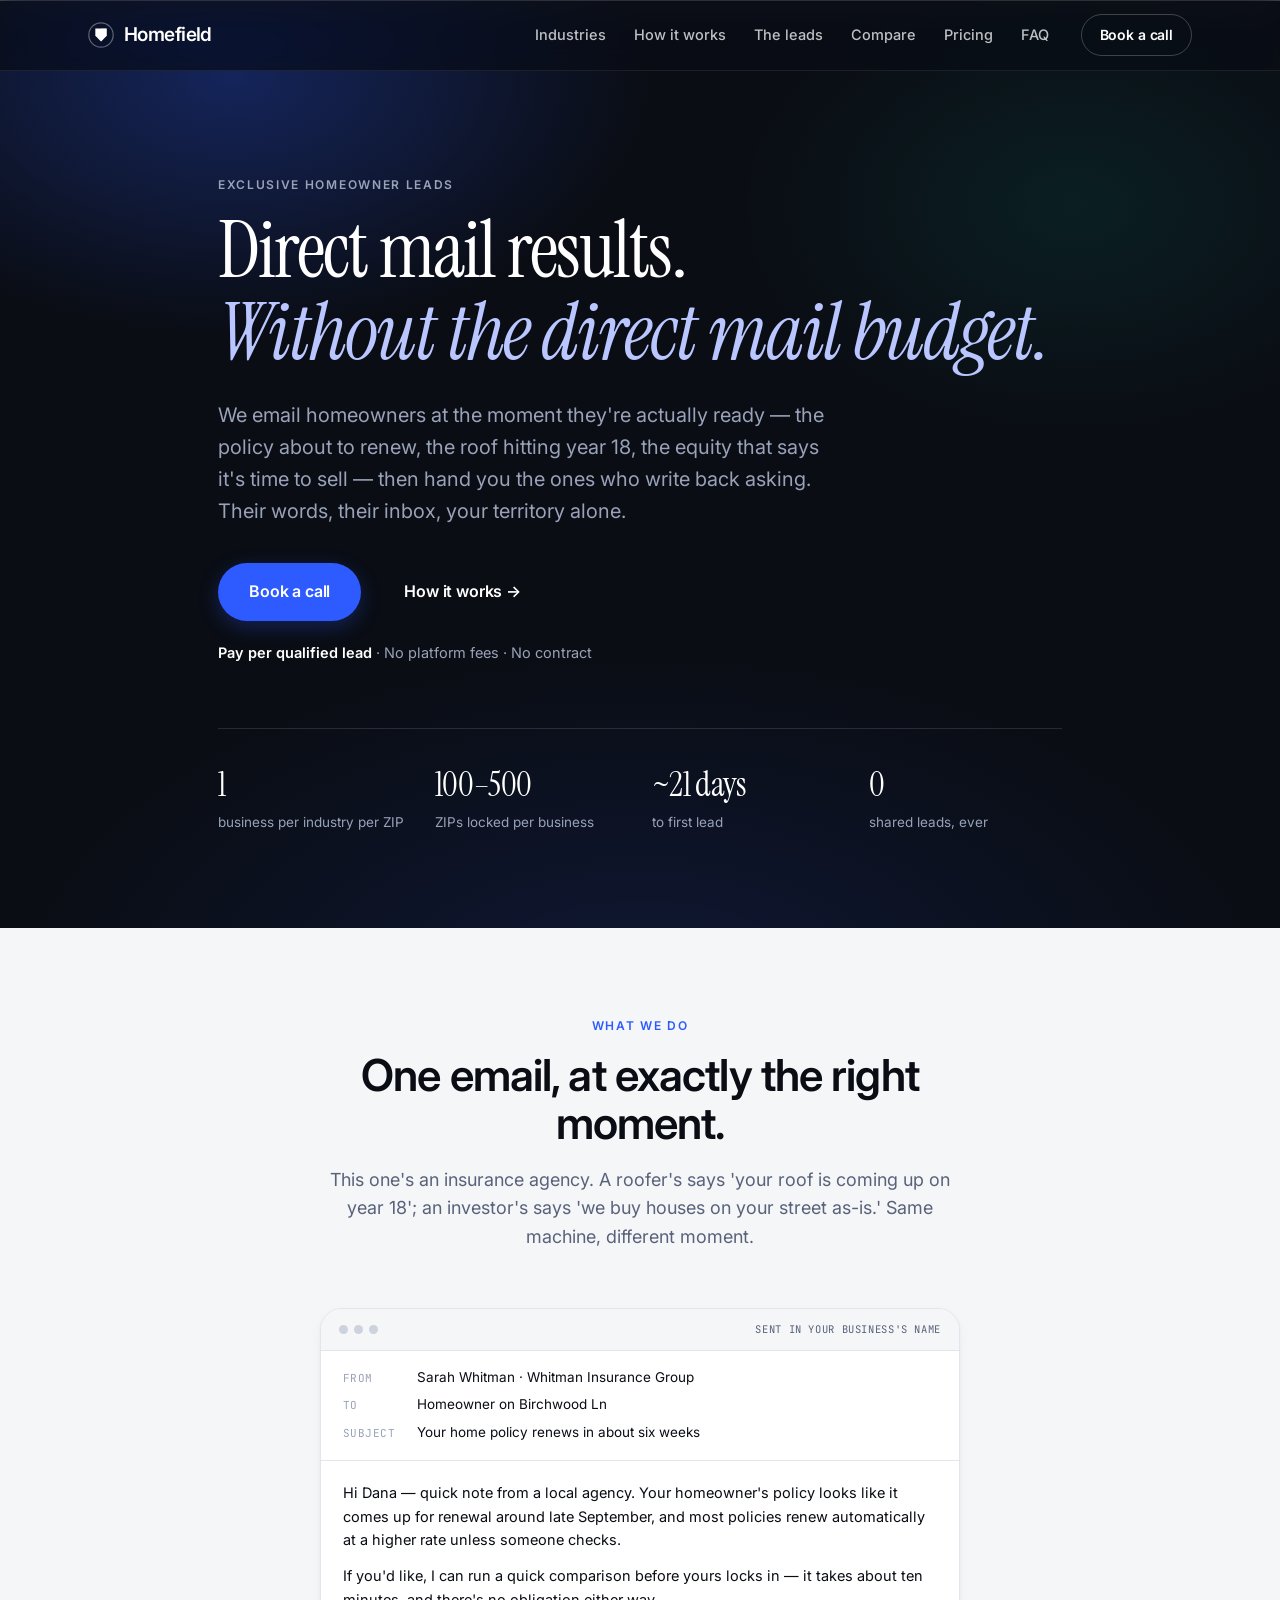
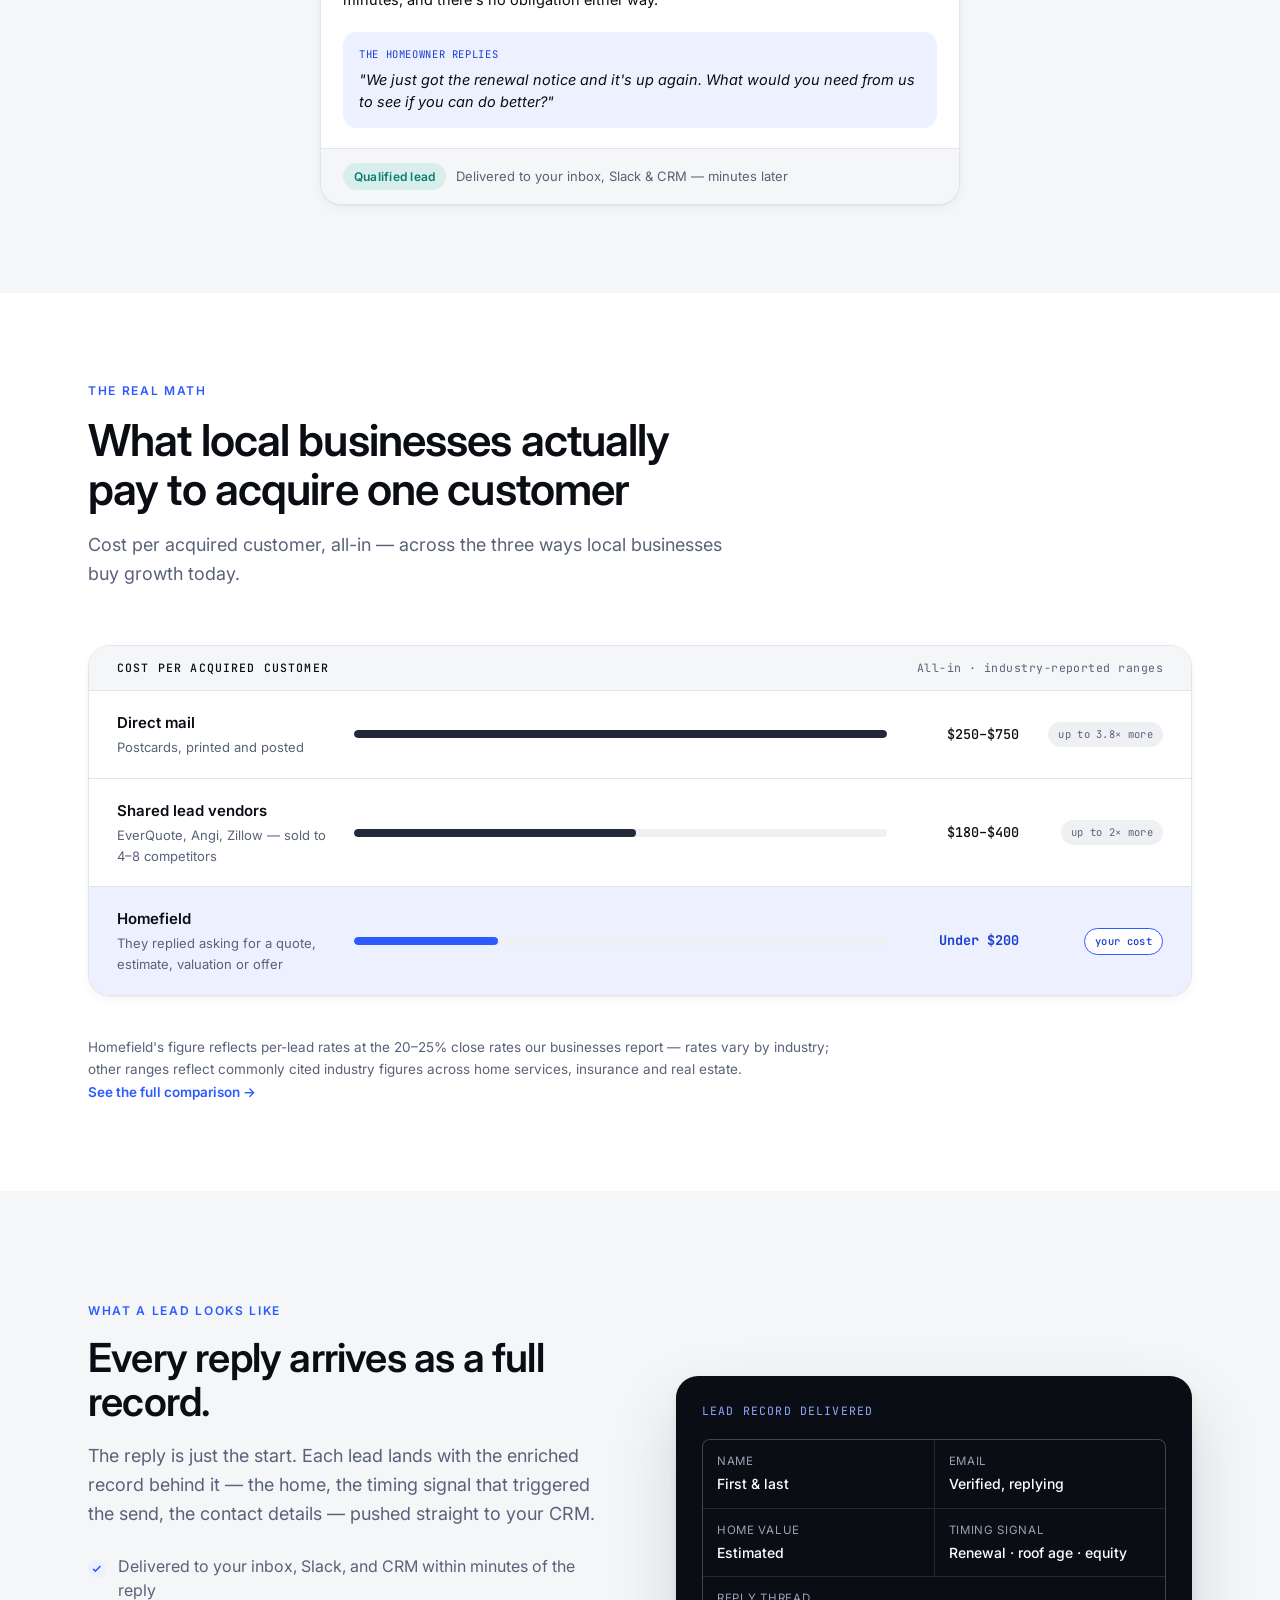
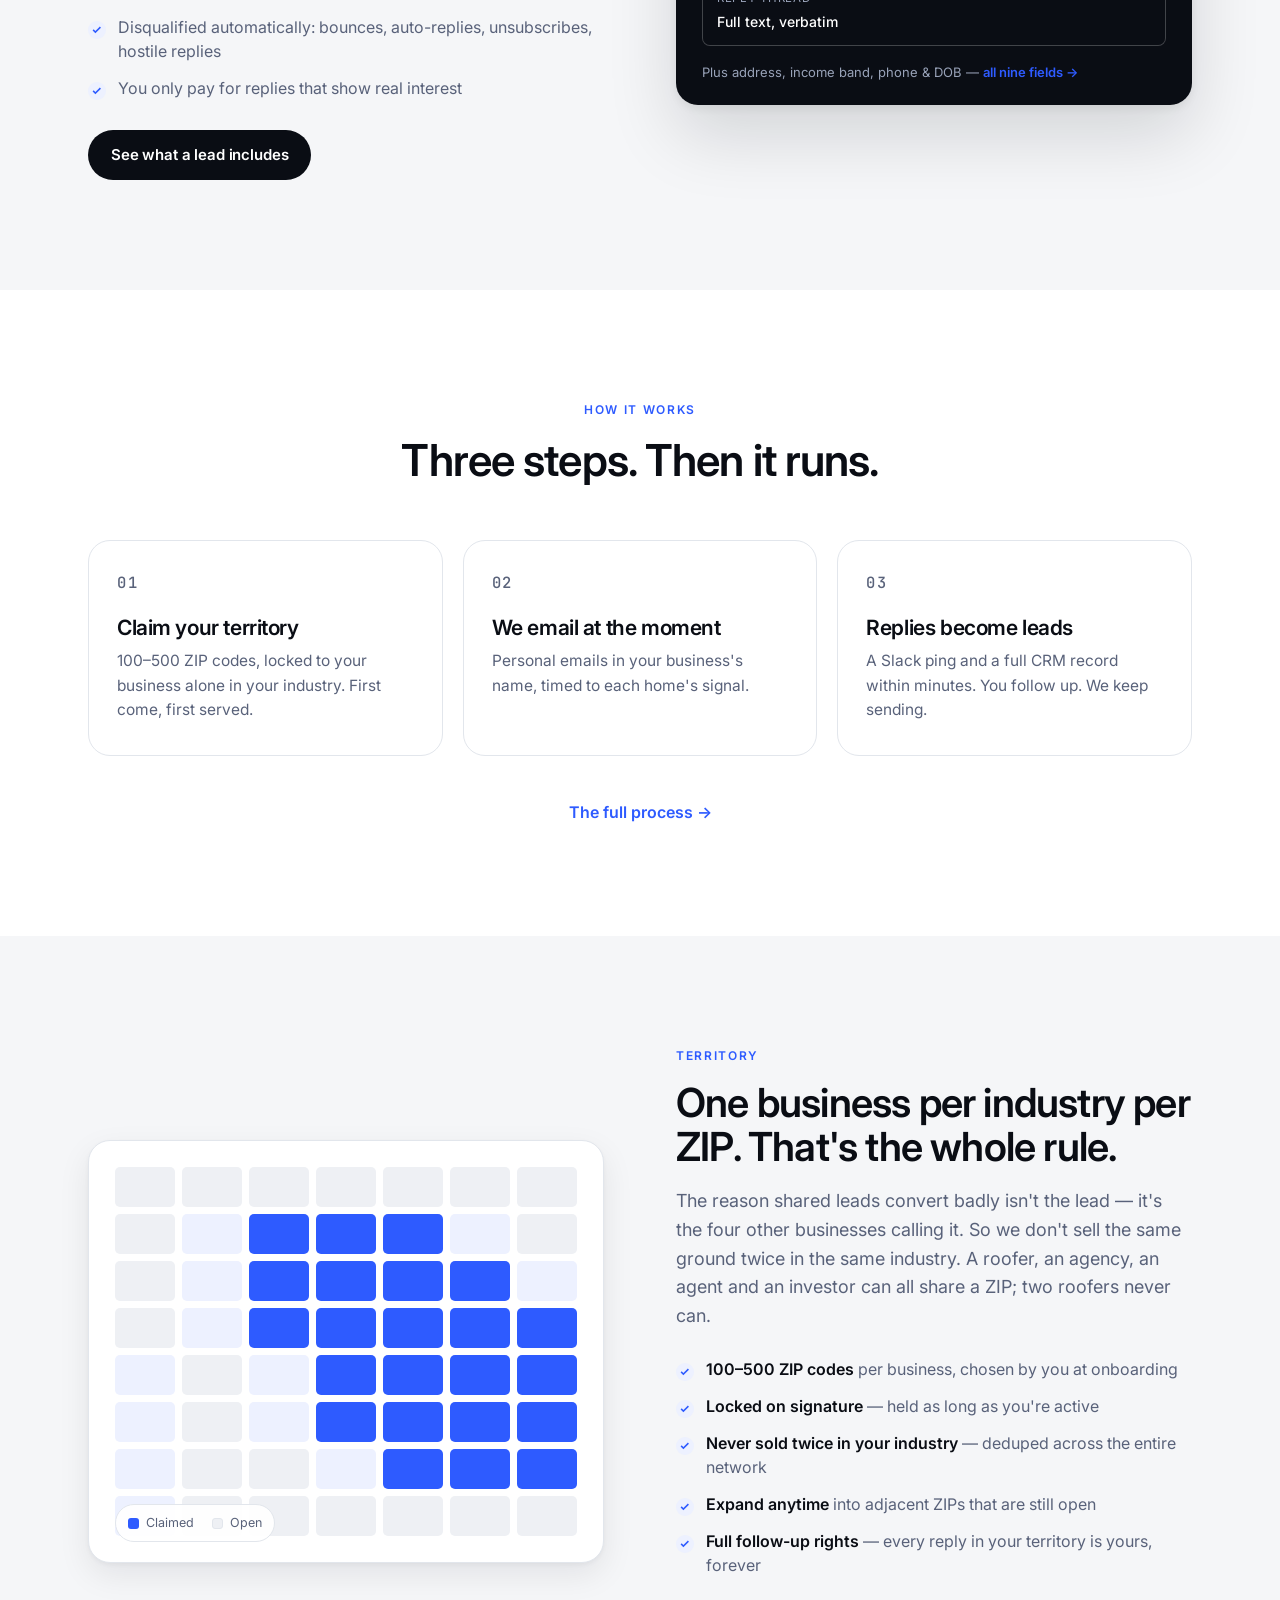
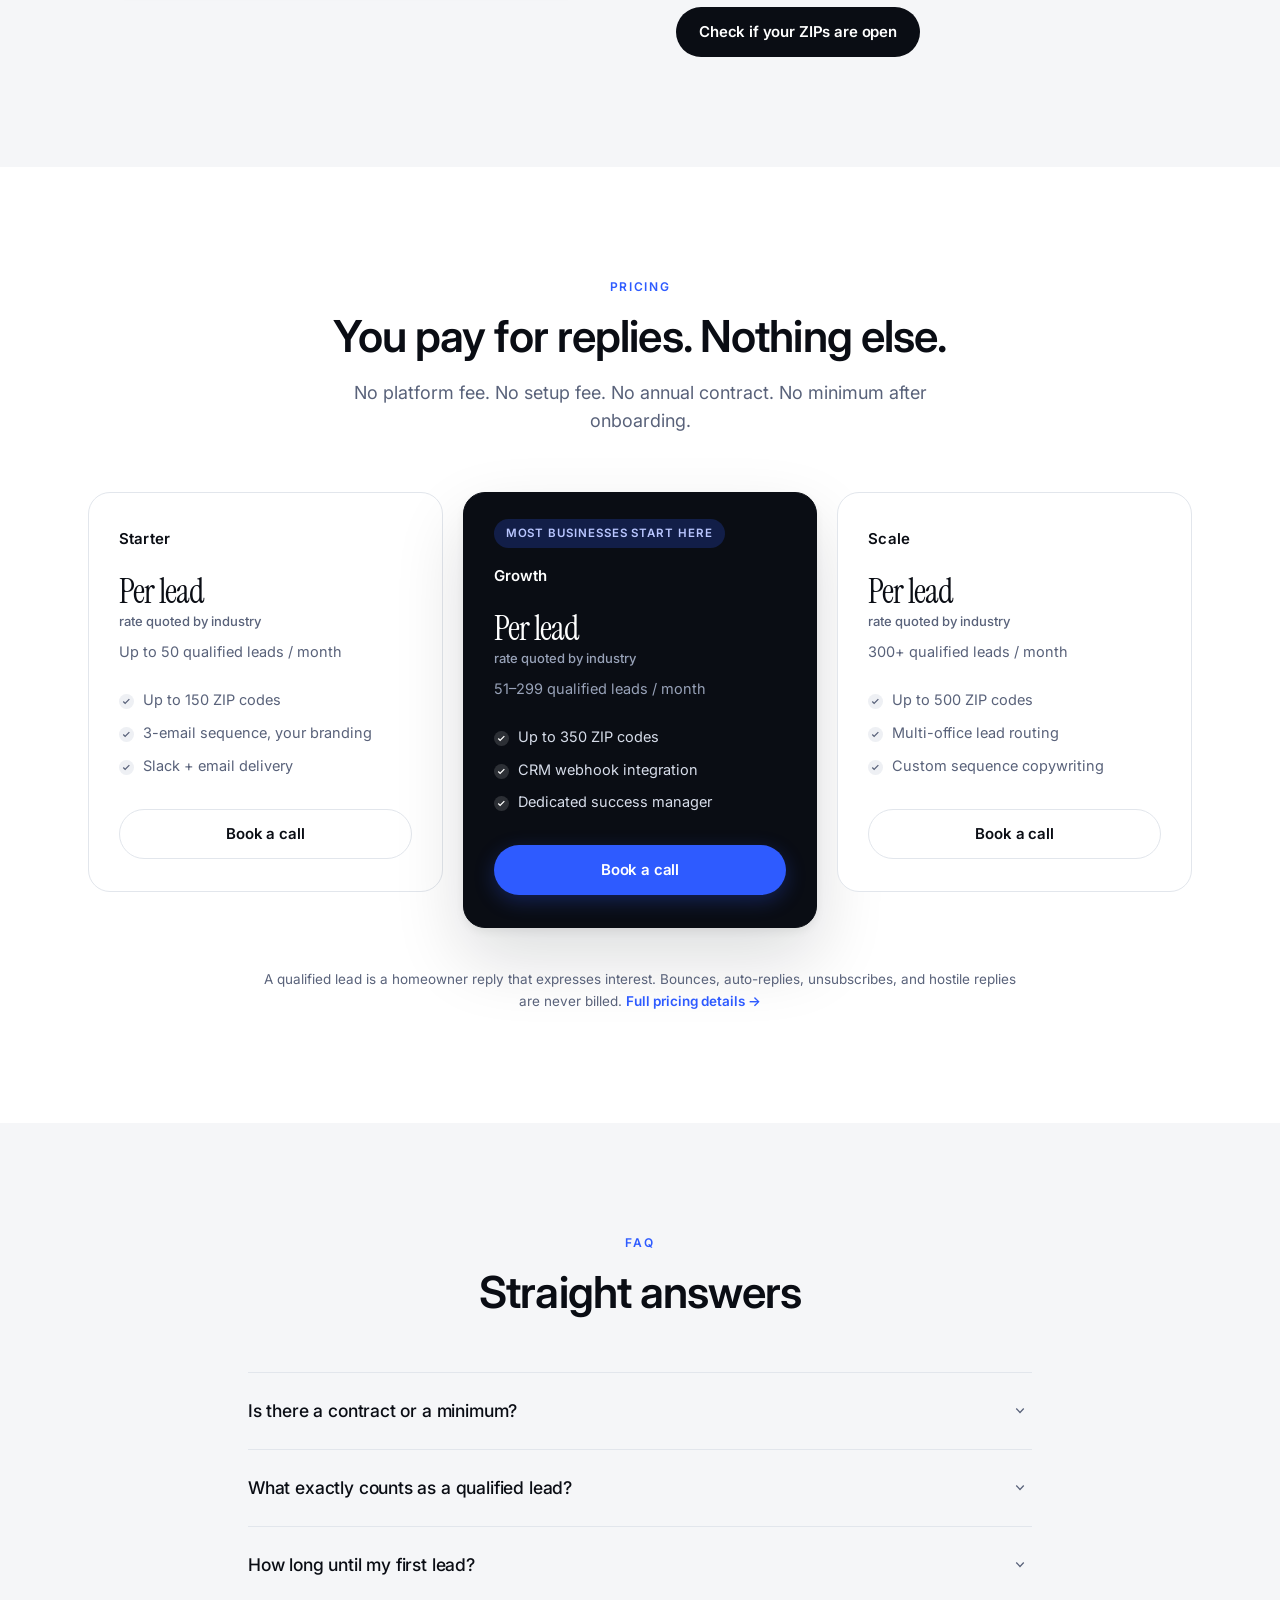
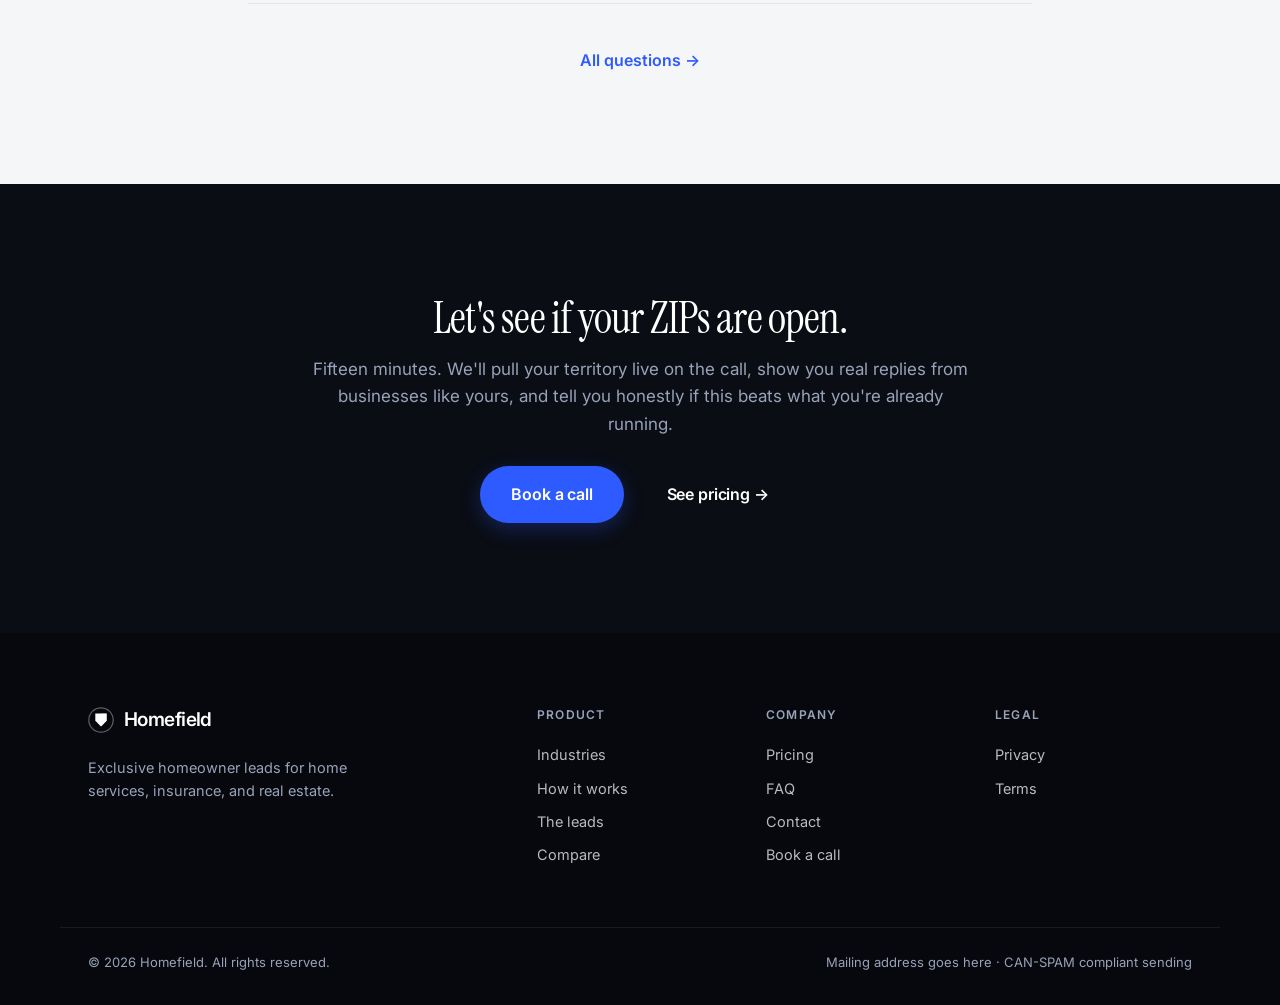
<file: index.html>
<!DOCTYPE html>
<html lang="en">
<head>
<meta charset="utf-8">
<meta name="viewport" content="width=device-width, initial-scale=1">
<title>Exclusive homeowner leads for home services, insurance &amp; real estate — Homefield</title>
<meta name="description" content="Homeowners who reply asking for a quote, an estimate, a valuation, or an offer — reached at the moment they're actually ready. One business per industry per ZIP, pay per qualified lead, no platform fees.">
<meta property="og:title" content="Homefield — Exclusive homeowner leads">
<meta property="og:description" content="Direct mail results without the direct mail budget. Pay per qualified, exclusive homeowner lead — no platform fees, no contract.">
<meta property="og:type" content="website">
<link rel="preconnect" href="https://fonts.googleapis.com">
<link rel="preconnect" href="https://fonts.gstatic.com" crossorigin>
<link href="https://fonts.googleapis.com/css2?family=Instrument+Serif:ital@0;1&family=Inter:wght@400;500;600;700&family=JetBrains+Mono:wght@400;500&display=swap" rel="stylesheet">
<link rel="stylesheet" href="styles.css?v=nb2">
<link rel="icon" href="data:image/svg+xml,%3Csvg xmlns='http://www.w3.org/2000/svg' viewBox='0 0 32 32'%3E%3Ccircle cx='16' cy='16' r='16' fill='%230A0D14'/%3E%3Cpath d='M9 9h14v8.5L16 25l-7-7.5z' fill='%232E5BFF'/%3E%3C/svg%3E">
<script>document.documentElement.className += ' js';</script>
<style>
  .hm-link{ font-weight:600; color:var(--accent); white-space:nowrap; }
  .hm-link:hover{ color:var(--accent-ink); }
  .hm-more{ margin-top:44px; text-align:center; font-size:16px; }
  .hm-mail{ max-width:640px; margin:0 auto; background:var(--paper); border:1px solid var(--line); border-radius:var(--r-lg); box-shadow:var(--shadow-sm); overflow:hidden; }
  .hm-mail__bar{ display:flex; align-items:center; gap:6px; padding:12px 18px; background:var(--paper-2); border-bottom:1px solid var(--line); }
  .hm-mail__tag{ margin-left:auto; font-family:var(--mono); font-size:10.5px; letter-spacing:.06em; text-transform:uppercase; color:var(--muted); }
  .hm-mail__meta{ padding:16px 22px; border-bottom:1px solid var(--line); display:grid; gap:6px; }
  .hm-mail__meta p{ font-size:13.5px; display:grid; grid-template-columns:64px 1fr; gap:10px; align-items:baseline; }
  .hm-mail__meta span{ color:var(--muted-dark); font-family:var(--mono); font-size:11px; text-transform:uppercase; letter-spacing:.04em; }
  .hm-mail__body{ padding:20px 22px; }
  .hm-mail__body p{ font-size:14.5px; line-height:1.65; margin-bottom:12px; }
  .hm-mail__body p:last-child{ margin-bottom:0; }
  .hm-mail__reply{ margin:0 22px 20px; background:var(--accent-soft); border-radius:var(--r); padding:14px 16px; }
  .hm-mail__replylabel{ font-family:var(--mono); font-size:10.5px; letter-spacing:.06em; text-transform:uppercase; color:var(--accent-ink); margin-bottom:6px; }
  .hm-mail__reply p:last-child{ font-size:14.5px; font-style:italic; line-height:1.55; }
  .hm-mail__foot{ display:flex; align-items:center; gap:10px; padding:14px 22px; border-top:1px solid var(--line); background:var(--paper-2); font-size:13px; color:var(--muted); flex-wrap:wrap; }
  .hm-cost{ border:1px solid var(--line); border-radius:var(--r-lg); background:var(--paper); overflow:hidden; box-shadow:var(--shadow-sm); }
  .hm-cost__head{ display:flex; justify-content:space-between; align-items:center; gap:16px; padding:13px 28px; background:var(--paper-2); border-bottom:1px solid var(--line); }
  .hm-cost__title{ font-family:var(--mono); font-size:11.5px; letter-spacing:.1em; text-transform:uppercase; font-weight:500; }
  .hm-cost__stamp{ font-family:var(--mono); font-size:11.5px; letter-spacing:.04em; color:var(--muted); }
  .hm-cost__row{ display:grid; grid-template-columns:215px 1fr 110px 122px; gap:22px; align-items:center; padding:20px 28px; border-bottom:1px solid var(--line); }
  .hm-cost__row:last-child{ border-bottom:none; }
  .hm-cost__who{ font-weight:600; font-size:15px; }
  .hm-cost__who span{ display:block; font-size:13px; color:var(--muted); font-weight:400; margin-top:2px; }
  .hm-cost__bar{ height:8px; border-radius:99px; background:var(--paper-3); overflow:hidden; }
  .hm-cost__bar i{ display:block; height:100%; border-radius:99px; background:var(--ink-3); }
  .hm-cost__num{ text-align:right; font-family:var(--mono); font-size:13.5px; font-weight:500; white-space:nowrap; }
  .hm-cost__x{ justify-self:end; font-family:var(--mono); font-size:10.5px; letter-spacing:.03em; white-space:nowrap;
    color:var(--muted); background:var(--paper-3); padding:4px 10px; border-radius:99px; }
  .hm-cost__x--win{ color:var(--accent-ink); background:#fff; border:1px solid var(--accent); font-weight:500; }
  .hm-cost__row--win{ background:var(--accent-soft); }
  .hm-cost__row--win .hm-cost__bar i{ background:var(--accent); }
  .hm-cost__row--win .hm-cost__num{ color:var(--accent-ink); font-weight:700; }
  @media(max-width:820px){
    .hm-cost__row{ grid-template-columns:1fr auto auto; row-gap:12px; padding:16px 20px; }
    .hm-cost__bar{ grid-column:1 / -1; grid-row:2; }
    .hm-cost__head{ padding:11px 20px; }
    .hm-cost__stamp{ display:none; }
  }
</style>
</head>
<body>

<a class="skip" href="#main">Skip to content</a>

<header class="nav" id="nav">
  <div class="wrap nav__inner">
    <a class="brand" href="index.html" aria-label="Homefield home">
      <svg class="brand__mark" viewBox="0 0 32 32" aria-hidden="true">
        <circle cx="16" cy="16" r="15" fill="none" stroke="currentColor" stroke-width="1.5" opacity=".35"/>
        <path d="M9 8 H23 V17 L16 24 L9 17 Z" fill="currentColor"/>
        <path d="M16 8 H23 V17 L16 24 Z" fill="currentColor" opacity=".45"/>
      </svg>
      <span class="brand__word">Homefield</span>
    </a>

    <nav class="nav__links" aria-label="Primary">
      <a href="industries.html">Industries</a>
      <a href="how-it-works.html">How it works</a>
      <a href="leads.html">The leads</a>
      <a href="compare.html">Compare</a>
      <a href="pricing.html">Pricing</a>
      <a href="faq.html">FAQ</a>
    </nav>

    <div class="nav__cta">
      <a class="btn btn--ghost btn--sm" href="https://calendly.com/zatulovebrian/call" target="_blank" rel="noopener">Book a call</a>
    </div>

    <button class="nav__toggle" id="navToggle" aria-expanded="false" aria-controls="mobileNav" aria-label="Open menu">
      <span></span><span></span>
    </button>
  </div>
  <div class="mobilenav" id="mobileNav" hidden>
    <a href="industries.html">Industries</a>
    <a href="how-it-works.html">How it works</a>
    <a href="leads.html">The leads</a>
    <a href="compare.html">Compare</a>
    <a href="pricing.html">Pricing</a>
    <a href="faq.html">FAQ</a>
    <a class="btn btn--primary" href="https://calendly.com/zatulovebrian/call" target="_blank" rel="noopener">Book a call</a>
  </div>
</header>

<main id="main">

<!-- ── HERO ──────────────────────────────────────────── -->
<section class="hero">
  <div class="hero__glow" aria-hidden="true"></div>
  <div class="wrap hero__inner">
    <p class="eyebrow reveal">Exclusive homeowner leads</p>
    <h1 class="hero__h1 reveal">
      Direct mail results.<br>
      <em>Without the direct&nbsp;mail budget.</em>
    </h1>
    <p class="hero__sub reveal">
      We email homeowners at the moment they're actually ready — the policy about to renew,
      the roof hitting year 18, the equity that says it's time to sell — then hand you the ones
      who write back asking. Their words, their inbox, your territory alone.
    </p>
    <div class="hero__actions reveal">
      <a class="btn btn--primary btn--lg" href="https://calendly.com/zatulovebrian/call" target="_blank" rel="noopener">Book a call</a>
      <a class="btn btn--quiet btn--lg" href="how-it-works.html">How it works →</a>
    </div>
    <p class="hero__note reveal"><strong>Pay per qualified lead</strong> · No platform fees · No contract</p>

    <ul class="hero__strip reveal" aria-label="At a glance">
      <li><span>1</span> business per industry per ZIP</li>
      <li><span>100–500</span> ZIPs locked per business</li>
      <li><span>~21 days</span> to first lead</li>
      <li><span>0</span> shared leads, ever</li>
    </ul>
  </div>
</section>

<!-- ── THE EMAIL ─────────────────────────────────────── -->
<section class="section section--tight section--paper">
  <div class="wrap">
    <div class="sechead sechead--center">
      <p class="eyebrow eyebrow--dark">What we do</p>
      <h2>One email, at exactly the right moment.</h2>
      <p class="lede">
        This one's an insurance agency. A roofer's says 'your roof is coming up on year 18';
        an investor's says 'we buy houses on your street as-is.' Same machine, different moment.
      </p>
    </div>

    <!-- SAMPLE CONTENT — replace with a real, permissioned thread before launch -->
    <div class="hm-mail">
      <div class="hm-mail__bar">
        <span class="dot"></span><span class="dot"></span><span class="dot"></span>
        <span class="hm-mail__tag">Sent in your business's name</span>
      </div>
      <div class="hm-mail__meta">
        <p><span>From</span> Sarah Whitman · Whitman Insurance Group</p>
        <p><span>To</span> Homeowner on Birchwood Ln</p>
        <p><span>Subject</span> Your home policy renews in about six weeks</p>
      </div>
      <div class="hm-mail__body">
        <p>Hi Dana — quick note from a local agency. Your homeowner's policy looks like it comes
        up for renewal around late September, and most policies renew automatically at a higher
        rate unless someone checks.</p>
        <p>If you'd like, I can run a quick comparison before yours locks in — it takes about
        ten minutes, and there's no obligation either way.</p>
      </div>
      <div class="hm-mail__reply">
        <p class="hm-mail__replylabel">The homeowner replies</p>
        <p>"We just got the renewal notice and it's up again. What would you need from us
        to see if you can do better?"</p>
      </div>
      <div class="hm-mail__foot">
        <span class="pill pill--good">Qualified lead</span>
        <span>Delivered to your inbox, Slack &amp; CRM — minutes later</span>
      </div>
    </div>
  </div>
</section>

<!-- ── COST ANCHOR ───────────────────────────────────── -->
<section class="section section--tight">
  <div class="wrap">
    <div class="sechead">
      <p class="eyebrow eyebrow--dark">The real math</p>
      <h2>What local businesses actually pay to acquire one customer</h2>
      <p class="lede">
        Cost per acquired customer, all-in — across the three ways local businesses buy growth today.
      </p>
    </div>

    <div class="hm-cost">
      <div class="hm-cost__head">
        <span class="hm-cost__title">Cost per acquired customer</span>
        <span class="hm-cost__stamp">All-in · industry-reported ranges</span>
      </div>
      <div class="hm-cost__row">
        <div class="hm-cost__who">Direct mail<span>Postcards, printed and posted</span></div>
        <div class="hm-cost__bar"><i style="width:100%"></i></div>
        <span class="hm-cost__num">$250–$750</span>
        <span class="hm-cost__x">up to 3.8× more</span>
      </div>
      <div class="hm-cost__row">
        <div class="hm-cost__who">Shared lead vendors<span>EverQuote, Angi, Zillow — sold to 4–8 competitors</span></div>
        <div class="hm-cost__bar"><i style="width:53%"></i></div>
        <span class="hm-cost__num">$180–$400</span>
        <span class="hm-cost__x">up to 2× more</span>
      </div>
      <div class="hm-cost__row hm-cost__row--win">
        <div class="hm-cost__who">Homefield<span>They replied asking for a quote, estimate, valuation or offer</span></div>
        <div class="hm-cost__bar"><i style="width:27%"></i></div>
        <span class="hm-cost__num">Under $200</span>
        <span class="hm-cost__x hm-cost__x--win">your cost</span>
      </div>
    </div>

    <p class="fineprint">
      Homefield's figure reflects per-lead rates at the 20–25% close rates our businesses report — rates vary by industry; other
      ranges reflect commonly cited industry figures across home services, insurance and real estate.
      <a class="hm-link" href="compare.html">See the full comparison →</a>
    </p>
  </div>
</section>

<!-- ── SAMPLE REPLY ──────────────────────────────────── -->
<section class="section section--paper">
  <div class="wrap grid-2">
    <div class="grid-2__text">
      <p class="eyebrow eyebrow--dark">What a lead looks like</p>
      <h2>Every reply arrives as a full record.</h2>
      <p class="lede">
        The reply is just the start. Each lead lands with the enriched record behind it —
        the home, the timing signal that triggered the send, the contact details — pushed straight to your CRM.
      </p>
      <ul class="ticks">
        <li>Delivered to your inbox, Slack, and CRM within minutes of the reply</li>
        <li>Disqualified automatically: bounces, auto-replies, unsubscribes, hostile replies</li>
        <li>You only pay for replies that show real interest</li>
      </ul>
      <a class="btn btn--dark" href="leads.html">See what a lead includes</a>
    </div>

    <!-- SAMPLE CONTENT — replace with real, permissioned data before launch -->
    <div class="grid-2__visual">
      <div class="record">
        <p class="record__title">Lead record delivered</p>
        <dl class="record__grid">
          <div><dt>Name</dt><dd>First &amp; last</dd></div>
          <div><dt>Email</dt><dd>Verified, replying</dd></div>
          <div><dt>Home value</dt><dd>Estimated</dd></div>
          <div><dt>Timing signal</dt><dd>Renewal · roof age · equity</dd></div>
          <div class="record__wide"><dt>Reply thread</dt><dd>Full text, verbatim</dd></div>
        </dl>
        <p class="record__foot">Plus address, income band, phone &amp; DOB — <a class="hm-link" href="leads.html">all nine fields →</a></p>
      </div>
    </div>
  </div>
</section>

<!-- ── HOW IT WORKS ──────────────────────────────────── -->
<section class="section">
  <div class="wrap">
    <div class="sechead sechead--center">
      <p class="eyebrow eyebrow--dark">How it works</p>
      <h2>Three steps. Then it runs.</h2>
    </div>

    <ol class="steps">
      <li class="step">
        <p class="step__n">01</p>
        <h3>Claim your territory</h3>
        <p>100–500 ZIP codes, locked to your business alone in your industry. First come, first served.</p>
      </li>
      <li class="step">
        <p class="step__n">02</p>
        <h3>We email at the moment</h3>
        <p>Personal emails in your business's name, timed to each home's signal.</p>
      </li>
      <li class="step">
        <p class="step__n">03</p>
        <h3>Replies become leads</h3>
        <p>A Slack ping and a full CRM record within minutes. You follow up. We keep sending.</p>
      </li>
    </ol>

    <p class="hm-more"><a class="hm-link" href="how-it-works.html">The full process →</a></p>
  </div>
</section>

<!-- ── TERRITORY TEASER ──────────────────────────────── -->
<section class="section section--paper">
  <div class="wrap grid-2 grid-2--flip">
    <div class="grid-2__text">
      <p class="eyebrow eyebrow--dark">Territory</p>
      <h2>One business per industry per ZIP. That's the whole rule.</h2>
      <p class="lede">
        The reason shared leads convert badly isn't the lead — it's the four other businesses
        calling it. So we don't sell the same ground twice in the same industry. A roofer, an
        agency, an agent and an investor can all share a ZIP; two roofers never can.
      </p>
      <ul class="ticks">
        <li><strong>100–500 ZIP codes</strong> per business, chosen by you at onboarding</li>
        <li><strong>Locked on signature</strong> — held as long as you're active</li>
        <li><strong>Never sold twice in your industry</strong> — deduped across the entire network</li>
        <li><strong>Expand anytime</strong> into adjacent ZIPs that are still open</li>
        <li><strong>Full follow-up rights</strong> — every reply in your territory is yours, forever</li>
      </ul>
      <a class="btn btn--dark" href="https://calendly.com/zatulovebrian/call" target="_blank" rel="noopener">Check if your ZIPs are open</a>
    </div>
    <div class="grid-2__visual">
      <div class="map" role="img" aria-label="Illustration of ZIP codes locked to a single business per industry">
        <div class="map__grid">
          <!-- decorative -->
        </div>
        <div class="map__legend">
          <span><i class="sw sw--locked"></i> Claimed</span>
          <span><i class="sw sw--open"></i> Open</span>
        </div>
      </div>
    </div>
  </div>
</section>

<!-- ── PRICING TEASER ────────────────────────────────── -->
<section class="section">
  <div class="wrap">
    <div class="sechead sechead--center">
      <p class="eyebrow eyebrow--dark">Pricing</p>
      <h2>You pay for replies. Nothing else.</h2>
      <p class="lede">No platform fee. No setup fee. No annual contract. No minimum after onboarding.</p>
    </div>

    <div class="tiers">
      <article class="tier">
        <p class="tier__name">Starter</p>
        <p class="tier__price tier__price--label">Per lead<span>rate quoted by industry</span></p>
        <p class="tier__vol">Up to 50 qualified leads / month</p>
        <ul class="tier__list">
          <li>Up to 150 ZIP codes</li>
          <li>3-email sequence, your branding</li>
          <li>Slack + email delivery</li>
        </ul>
        <a class="btn btn--outline btn--full" href="https://calendly.com/zatulovebrian/call" target="_blank" rel="noopener">Book a call</a>
      </article>

      <article class="tier tier--feature">
        <p class="tier__flag">Most businesses start here</p>
        <p class="tier__name">Growth</p>
        <p class="tier__price tier__price--label">Per lead<span>rate quoted by industry</span></p>
        <p class="tier__vol">51–299 qualified leads / month</p>
        <ul class="tier__list">
          <li>Up to 350 ZIP codes</li>
          <li>CRM webhook integration</li>
          <li>Dedicated success manager</li>
        </ul>
        <a class="btn btn--primary btn--full" href="https://calendly.com/zatulovebrian/call" target="_blank" rel="noopener">Book a call</a>
      </article>

      <article class="tier">
        <p class="tier__name">Scale</p>
        <p class="tier__price tier__price--label">Per lead<span>rate quoted by industry</span></p>
        <p class="tier__vol">300+ qualified leads / month</p>
        <ul class="tier__list">
          <li>Up to 500 ZIP codes</li>
          <li>Multi-office lead routing</li>
          <li>Custom sequence copywriting</li>
        </ul>
        <a class="btn btn--outline btn--full" href="https://calendly.com/zatulovebrian/call" target="_blank" rel="noopener">Book a call</a>
      </article>
    </div>

    <p class="fineprint fineprint--center">
      A qualified lead is a homeowner reply that expresses interest. Bounces, auto-replies,
      unsubscribes, and hostile replies are never billed.
      <a class="hm-link" href="pricing.html">Full pricing details →</a>
    </p>
  </div>
</section>

<!-- ── FAQ TEASER ────────────────────────────────────── -->
<section class="section section--paper">
  <div class="wrap wrap--narrow">
    <div class="sechead sechead--center">
      <p class="eyebrow eyebrow--dark">FAQ</p>
      <h2>Straight answers</h2>
    </div>

    <div class="faq">
      <details class="faq__item">
        <summary>Is there a contract or a minimum?</summary>
        <div class="faq__a"><p>No. After a one-time onboarding you pay per qualified lead, month to month. Pause or stop whenever — your territory releases 30 days after you go inactive.</p></div>
      </details>
      <details class="faq__item">
        <summary>What exactly counts as a qualified lead?</summary>
        <div class="faq__a"><p>A homeowner in your territory who replies to our outreach expressing interest — asking for a quote, estimate, valuation or offer, asking what you'd charge, asking to be called. We never bill an auto-reply, a bounce, an unsubscribe, a wrong contact, or a "no thanks."</p></div>
      </details>
      <details class="faq__item">
        <summary>How long until my first lead?</summary>
        <div class="faq__a"><p>About 21 days. Roughly two weeks to warm sending infrastructure and build your list, then replies start arriving in the first sending week.</p></div>
      </details>
    </div>

    <p class="hm-more"><a class="hm-link" href="faq.html">All questions →</a></p>
  </div>
</section>

<!-- ── CTA BAND ──────────────────────────────────────── -->
<section class="section section--cta">
  <div class="wrap">
    <div class="ctaband">
      <h2>Let's see if your ZIPs are open.</h2>
      <p>Fifteen minutes. We'll pull your territory live on the call, show you real replies from businesses like yours, and tell you honestly if this beats what you're already running.</p>
      <div class="ctaband__actions">
        <a class="btn btn--primary btn--lg" href="https://calendly.com/zatulovebrian/call" target="_blank" rel="noopener">Book a call</a>
        <a class="btn btn--quiet btn--lg" href="pricing.html">See pricing →</a>
      </div>
    </div>
  </div>
</section>

</main>

<footer class="foot">
  <div class="wrap foot__inner">
    <div class="foot__brand">
      <a class="brand brand--foot" href="index.html">
        <svg class="brand__mark" viewBox="0 0 32 32" aria-hidden="true">
          <circle cx="16" cy="16" r="15" fill="none" stroke="currentColor" stroke-width="1.5" opacity=".35"/>
          <path d="M9 8 H23 V17 L16 24 L9 17 Z" fill="currentColor"/>
          <path d="M16 8 H23 V17 L16 24 Z" fill="currentColor" opacity=".45"/>
        </svg>
        <span class="brand__word">Homefield</span>
      </a>
      <p>Exclusive homeowner leads for home services, insurance, and real estate.</p>
    </div>
    <nav class="foot__links" aria-label="Footer">
      <div>
        <h5>Product</h5>
        <a href="industries.html">Industries</a>
        <a href="how-it-works.html">How it works</a>
        <a href="leads.html">The leads</a>
        <a href="compare.html">Compare</a>
      </div>
      <div>
        <h5>Company</h5>
        <a href="pricing.html">Pricing</a>
        <a href="faq.html">FAQ</a>
        <a href="contact.html">Contact</a>
        <a href="https://calendly.com/zatulovebrian/call" target="_blank" rel="noopener">Book a call</a>
      </div>
      <div>
        <h5>Legal</h5>
        <a href="privacy.html">Privacy</a>
        <a href="terms.html">Terms</a>
      </div>
    </nav>
  </div>
  <div class="wrap foot__bar">
    <p>&copy; <span id="yr">2026</span> Homefield. All rights reserved.</p>
    <p>Mailing address goes here · CAN-SPAM compliant sending</p>
  </div>
</footer>

<script src="script.js"></script>
</body>
</html>
</file>
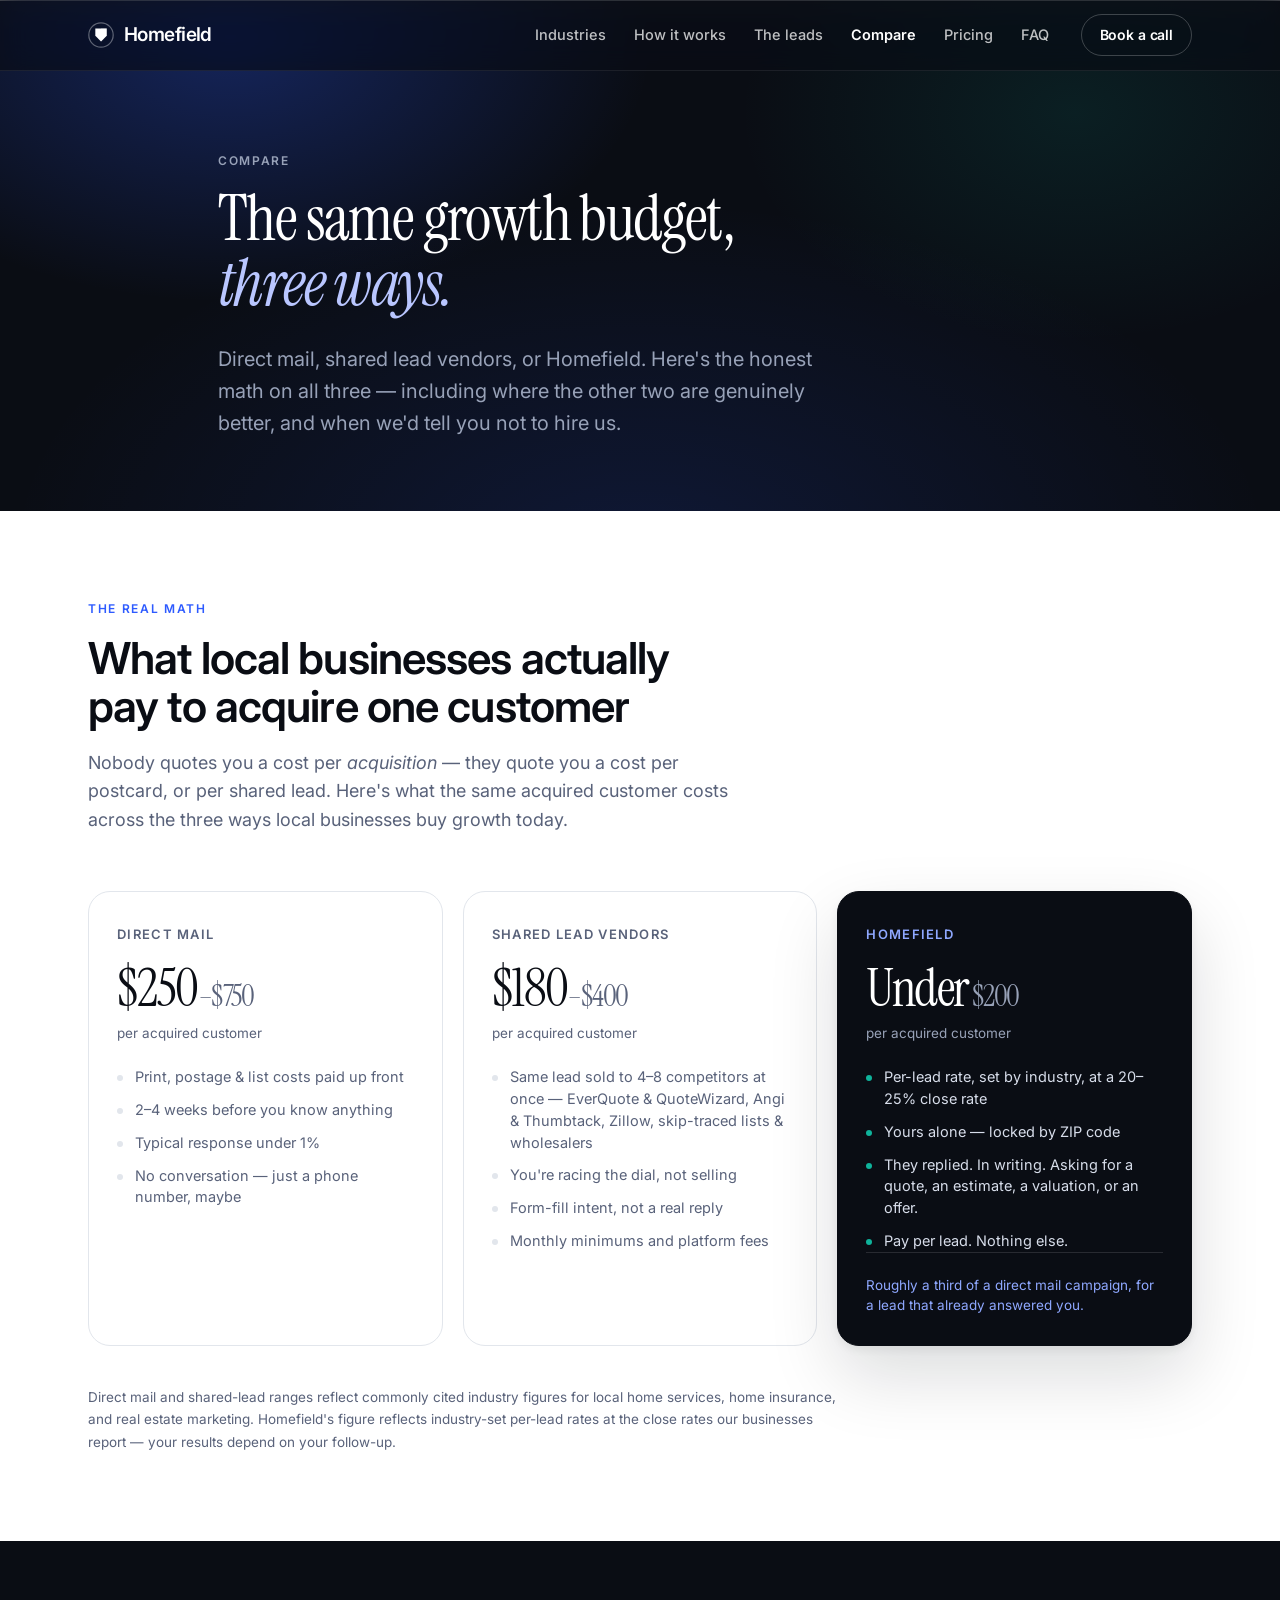
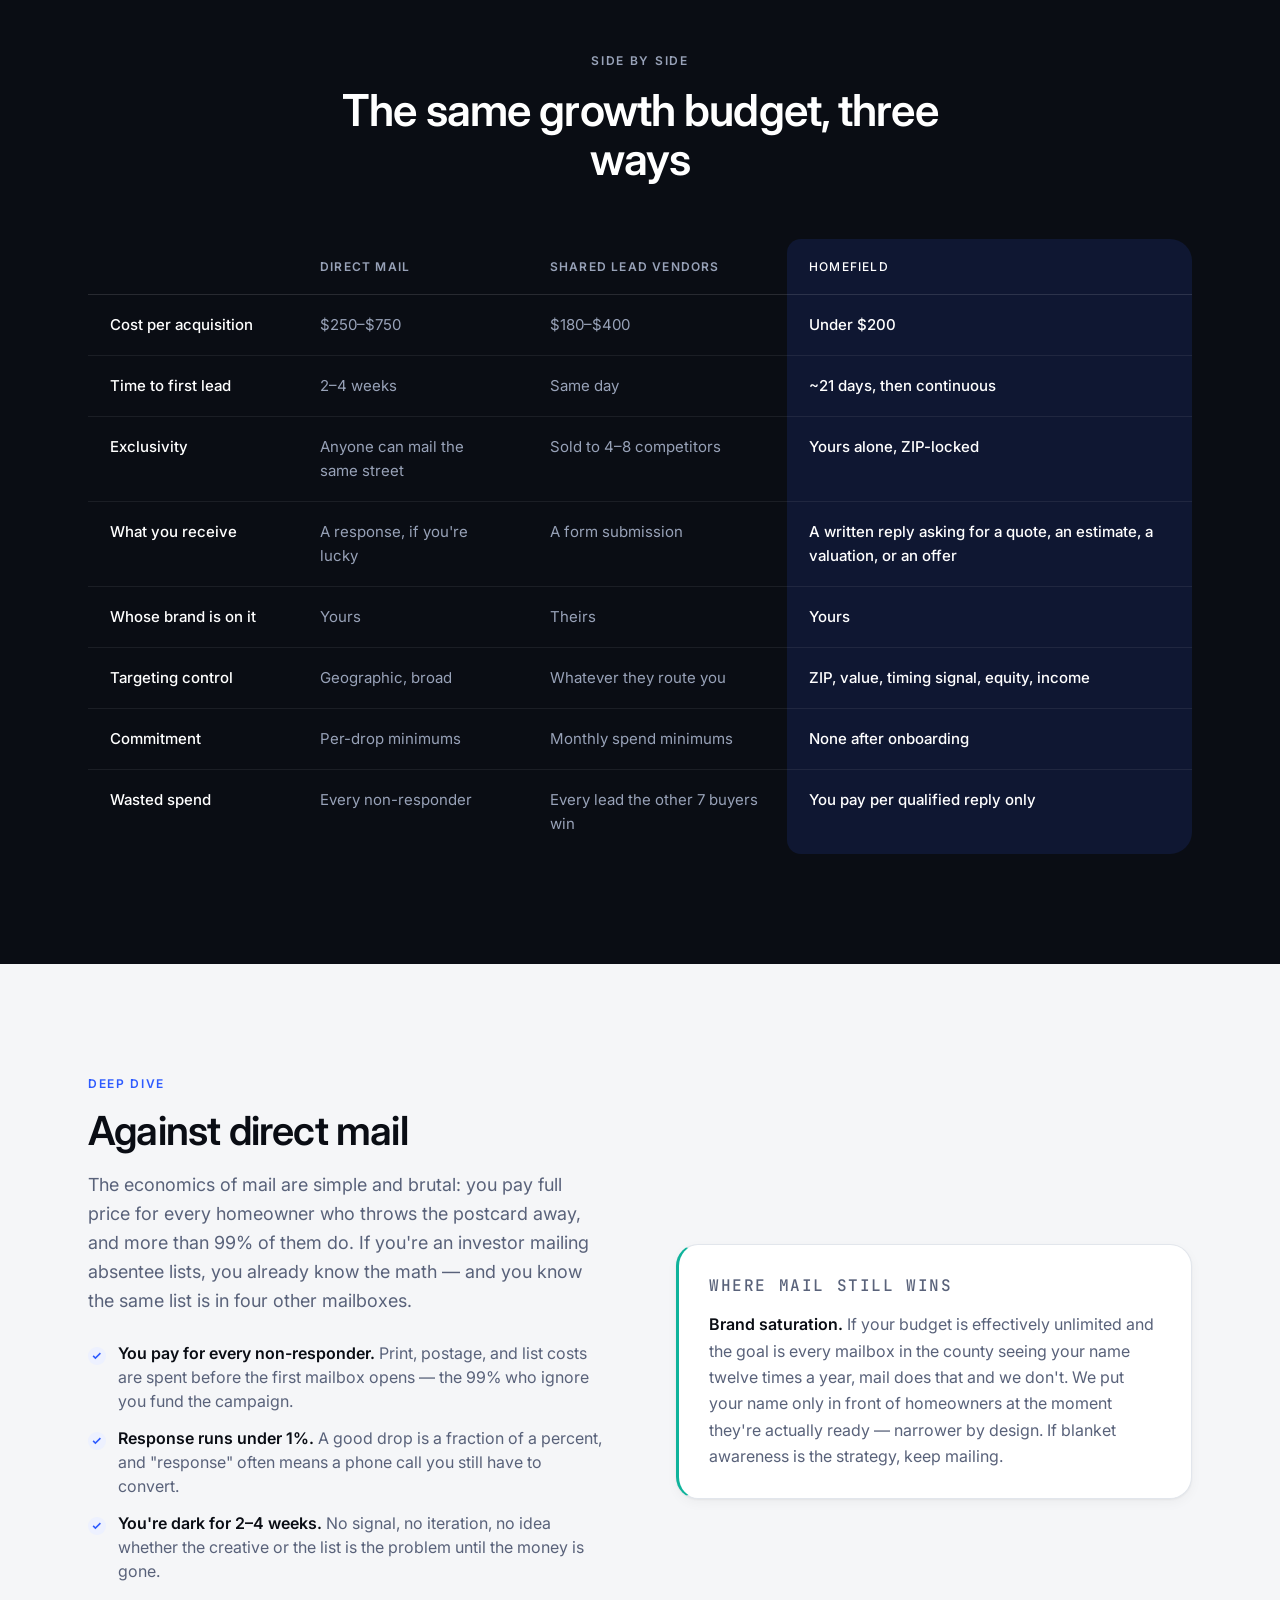
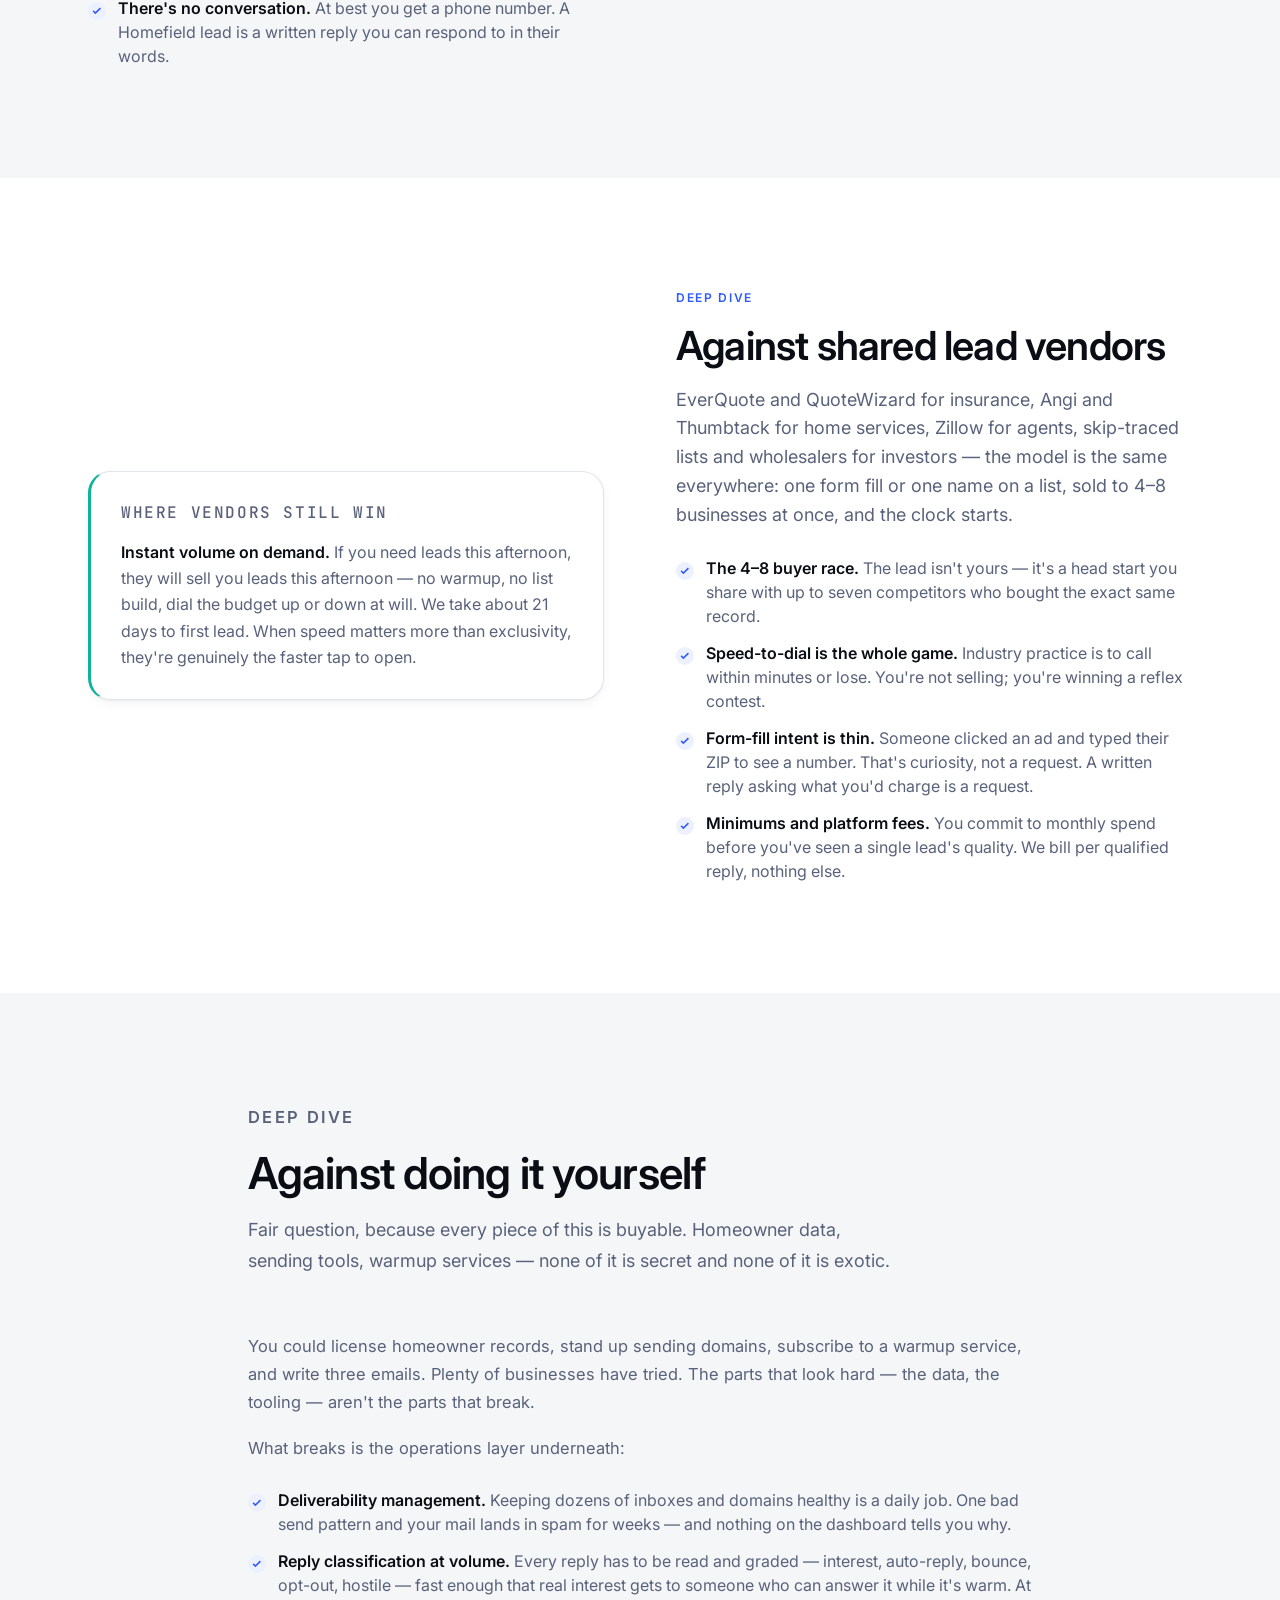
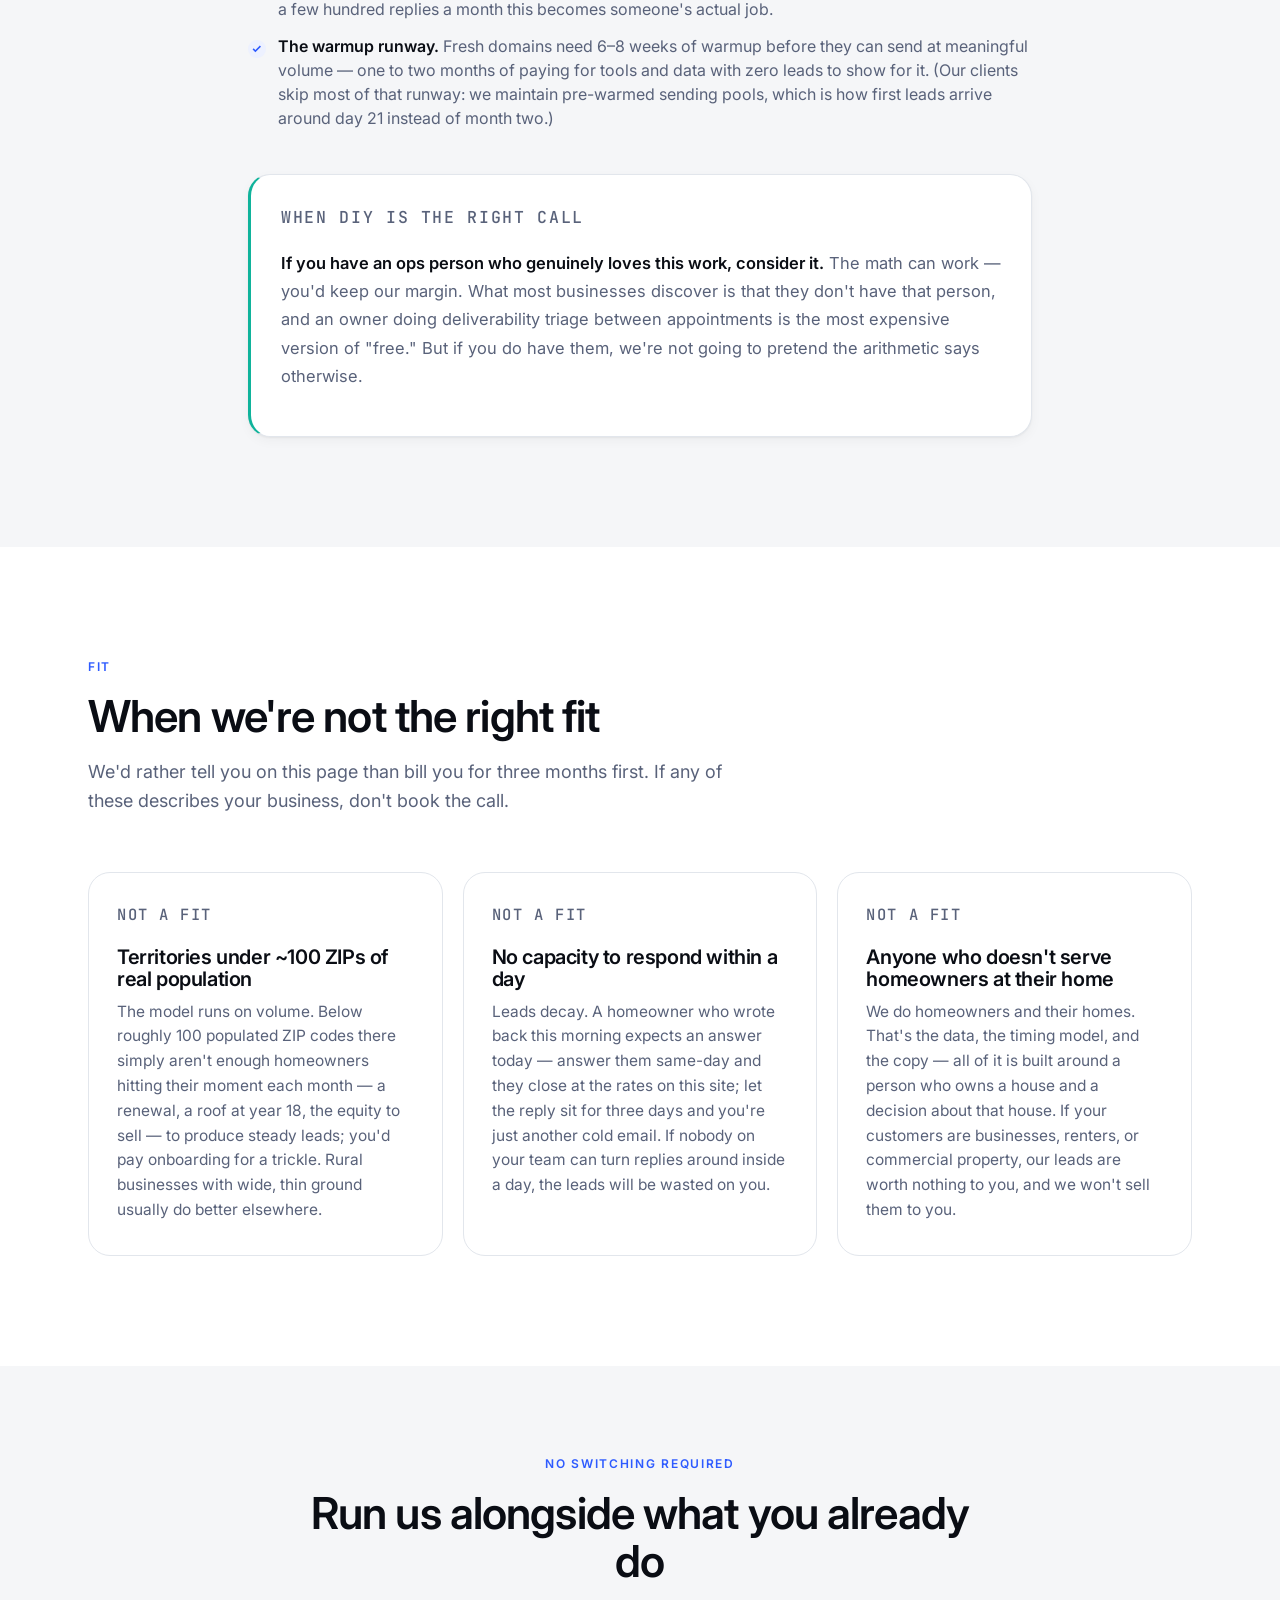
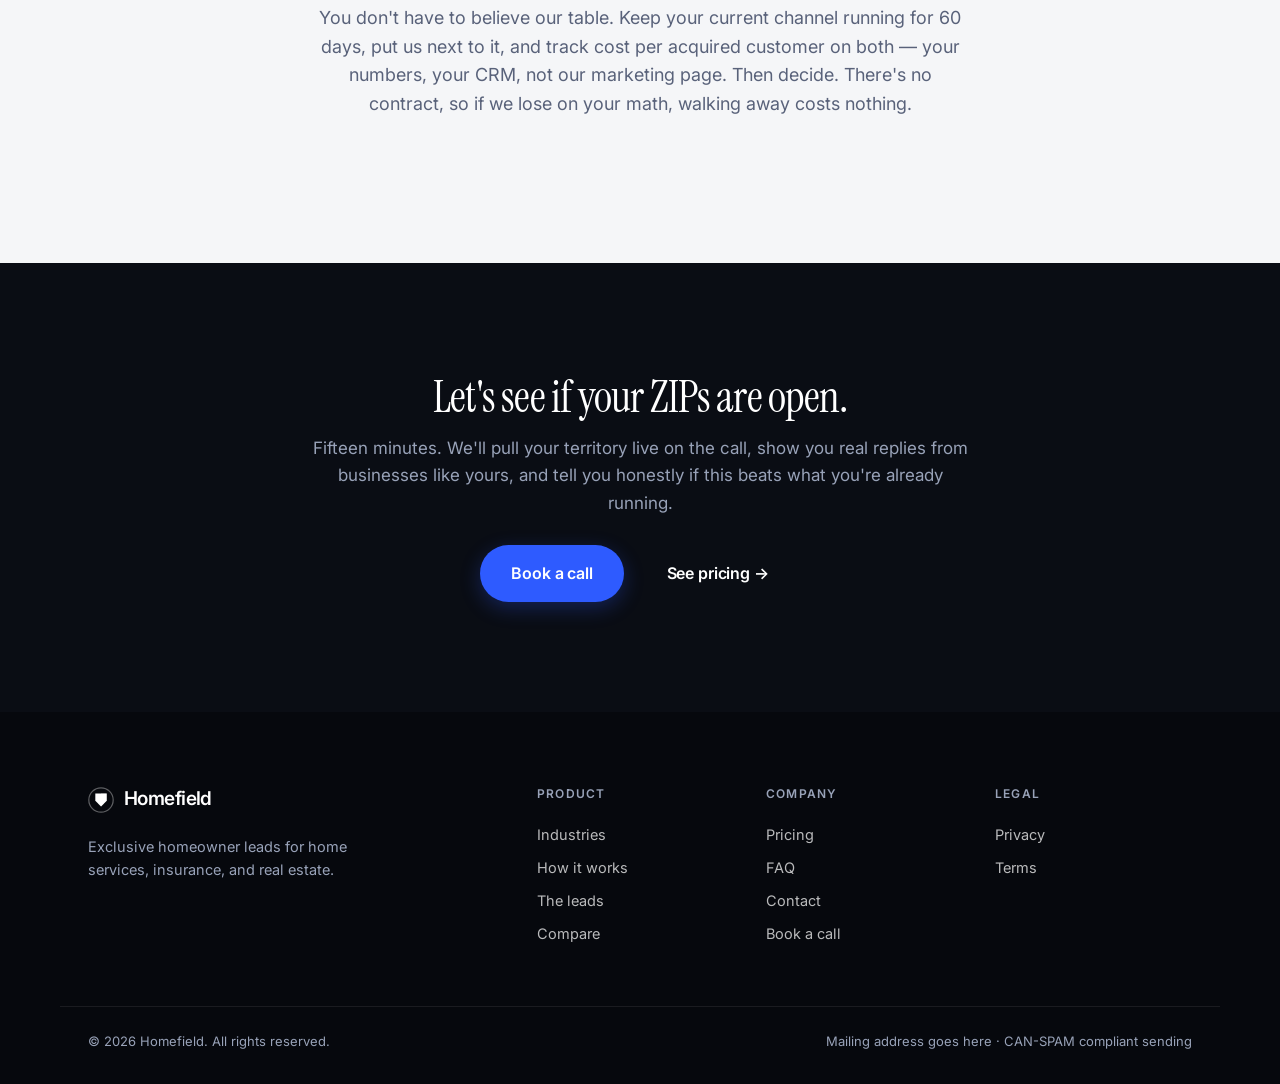
<file: compare.html>
<!DOCTYPE html>
<html lang="en">
<head>
<meta charset="utf-8">
<meta name="viewport" content="width=device-width, initial-scale=1">
<title>Compare — Homefield</title>
<meta name="description" content="Homefield vs direct mail vs shared lead vendors like EverQuote, Angi, and Zillow: cost per acquisition, exclusivity, speed — and an honest list of when we're not the right fit.">
<meta property="og:title" content="Compare — Homefield">
<meta property="og:description" content="Homefield vs direct mail vs shared lead vendors like EverQuote, Angi, and Zillow: cost per acquisition, exclusivity, speed — and an honest list of when we're not the right fit.">
<meta property="og:type" content="website">
<link rel="preconnect" href="https://fonts.googleapis.com">
<link rel="preconnect" href="https://fonts.gstatic.com" crossorigin>
<link href="https://fonts.googleapis.com/css2?family=Instrument+Serif:ital@0;1&family=Inter:wght@400;500;600;700&family=JetBrains+Mono:wght@400;500&display=swap" rel="stylesheet">
<link rel="stylesheet" href="styles.css?v=nb2">
<link rel="icon" href="data:image/svg+xml,%3Csvg xmlns='http://www.w3.org/2000/svg' viewBox='0 0 32 32'%3E%3Ccircle cx='16' cy='16' r='16' fill='%230A0D14'/%3E%3Cpath d='M9 9h14v8.5L16 25l-7-7.5z' fill='%232E5BFF'/%3E%3C/svg%3E">
<script>document.documentElement.className += ' js';</script>
<style>
/* compare.html page components */
.cp-concede{
  background:var(--paper); border:1px solid var(--line); border-left:3px solid var(--teal);
  border-radius:var(--r-lg); padding:28px 30px; box-shadow:var(--shadow-sm);
}
.cp-concede__label{
  font-family:var(--mono); font-size:11.5px; font-weight:500; letter-spacing:.1em;
  text-transform:uppercase; color:var(--teal); margin-bottom:12px;
}
.cp-concede p{ font-size:16px; line-height:1.65; color:var(--muted); }
.cp-concede p strong{ color:var(--ink); font-weight:600; }
.cp-concede--after{ margin-top:44px; }

.cp-cards{ display:grid; grid-template-columns:repeat(3,1fr); gap:20px; }
.cp-card{
  background:var(--paper); border:1px solid var(--line); border-radius:var(--r-lg);
  padding:30px 28px 32px;
}
.cp-card__tag{
  font-family:var(--mono); font-size:12px; font-weight:500; letter-spacing:.1em;
  text-transform:uppercase; color:var(--muted); margin-bottom:18px;
}
.cp-card h3{ font-size:20px; margin-bottom:10px; }
.cp-card p{ font-size:15.5px; color:var(--muted); line-height:1.6; }

.cp-prose p{ font-size:16.5px; line-height:1.7; color:var(--muted); margin-bottom:18px; }
.cp-prose p strong{ color:var(--ink); font-weight:600; }
.cp-prose .ticks{ margin:26px 0; }

@media (max-width:960px){
  .cp-cards{ grid-template-columns:1fr; }
}
</style>
</head>
<body>

<a class="skip" href="#main">Skip to content</a>

<header class="nav" id="nav">
  <div class="wrap nav__inner">
    <a class="brand" href="index.html" aria-label="Homefield home">
      <svg class="brand__mark" viewBox="0 0 32 32" aria-hidden="true">
        <circle cx="16" cy="16" r="15" fill="none" stroke="currentColor" stroke-width="1.5" opacity=".35"/>
        <path d="M9 8 H23 V17 L16 24 L9 17 Z" fill="currentColor"/>
        <path d="M16 8 H23 V17 L16 24 Z" fill="currentColor" opacity=".45"/>
      </svg>
      <span class="brand__word">Homefield</span>
    </a>

    <nav class="nav__links" aria-label="Primary">
      <a href="industries.html">Industries</a>
      <a href="how-it-works.html">How it works</a>
      <a href="leads.html">The leads</a>
      <a href="compare.html">Compare</a>
      <a href="pricing.html">Pricing</a>
      <a href="faq.html">FAQ</a>
    </nav>

    <div class="nav__cta">
      <a class="btn btn--ghost btn--sm" href="https://calendly.com/zatulovebrian/call" target="_blank" rel="noopener">Book a call</a>
    </div>

    <button class="nav__toggle" id="navToggle" aria-expanded="false" aria-controls="mobileNav" aria-label="Open menu">
      <span></span><span></span>
    </button>
  </div>
  <div class="mobilenav" id="mobileNav" hidden>
    <a href="industries.html">Industries</a>
    <a href="how-it-works.html">How it works</a>
    <a href="leads.html">The leads</a>
    <a href="compare.html">Compare</a>
    <a href="pricing.html">Pricing</a>
    <a href="faq.html">FAQ</a>
    <a class="btn btn--primary" href="https://calendly.com/zatulovebrian/call" target="_blank" rel="noopener">Book a call</a>
  </div>
</header>

<main id="main">

<!-- ── HERO ──────────────────────────────────────────── -->
<section class="hero hero--page">
  <div class="hero__glow" aria-hidden="true"></div>
  <div class="wrap hero__inner">
    <p class="eyebrow reveal">Compare</p>
    <h1 class="hero__h1 reveal">
      The same growth budget,<br>
      <em>three ways.</em>
    </h1>
    <p class="hero__sub reveal">
      Direct mail, shared lead vendors, or Homefield. Here's the honest math on all three —
      including where the other two are genuinely better, and when we'd tell you not to hire us.
    </p>
  </div>
</section>

<!-- ── CAC CARDS ─────────────────────────────────────── -->
<section class="section section--tight">
  <div class="wrap">
    <div class="sechead">
      <p class="eyebrow eyebrow--dark">The real math</p>
      <h2>What local businesses actually pay to acquire one customer</h2>
      <p class="lede">
        Nobody quotes you a cost per <em>acquisition</em> — they quote you a cost per postcard,
        or per shared lead. Here's what the same acquired customer costs across the three ways
        local businesses buy growth today.
      </p>
    </div>

    <div class="cac">
      <article class="cac__card">
        <p class="cac__label">Direct mail</p>
        <p class="cac__num">$250<span>–$750</span></p>
        <p class="cac__unit">per acquired customer</p>
        <ul class="cac__list">
          <li>Print, postage &amp; list costs paid up front</li>
          <li>2–4 weeks before you know anything</li>
          <li>Typical response under 1%</li>
          <li>No conversation — just a phone number, maybe</li>
        </ul>
      </article>

      <article class="cac__card">
        <p class="cac__label">Shared lead vendors</p>
        <p class="cac__num">$180<span>–$400</span></p>
        <p class="cac__unit">per acquired customer</p>
        <ul class="cac__list">
          <li>Same lead sold to 4–8 competitors at once — EverQuote &amp; QuoteWizard, Angi &amp; Thumbtack, Zillow, skip-traced lists &amp; wholesalers</li>
          <li>You're racing the dial, not selling</li>
          <li>Form-fill intent, not a real reply</li>
          <li>Monthly minimums and platform fees</li>
        </ul>
      </article>

      <article class="cac__card cac__card--win">
        <p class="cac__label">Homefield</p>
        <p class="cac__num">Under<span> $200</span></p>
        <p class="cac__unit">per acquired customer</p>
        <ul class="cac__list">
          <li>Per-lead rate, set by industry, at a 20–25% close rate</li>
          <li>Yours alone — locked by ZIP code</li>
          <li>They replied. In writing. Asking for a quote, an estimate, a valuation, or an offer.</li>
          <li>Pay per lead. Nothing else.</li>
        </ul>
        <p class="cac__foot">Roughly a third of a direct mail campaign, for a lead that already answered you.</p>
      </article>
    </div>

    <p class="fineprint">
      Direct mail and shared-lead ranges reflect commonly cited industry figures for local home services,
      home insurance, and real estate marketing.
      Homefield's figure reflects industry-set per-lead rates at the close rates our businesses report — your results depend on your follow-up.
    </p>
  </div>
</section>

<!-- ── COMPARISON TABLE ──────────────────────────────── -->
<section class="section section--dark">
  <div class="wrap">
    <div class="sechead sechead--center sechead--onDark">
      <p class="eyebrow">Side by side</p>
      <h2>The same growth budget, three ways</h2>
    </div>

    <div class="tablewrap">
      <table class="cmp">
        <thead>
          <tr>
            <th scope="col"><span class="visually-hidden">Metric</span></th>
            <th scope="col">Direct mail</th>
            <th scope="col">Shared lead vendors</th>
            <th scope="col" class="cmp__win">Homefield</th>
          </tr>
        </thead>
        <tbody>
          <tr>
            <th scope="row">Cost per acquisition</th>
            <td>$250–$750</td>
            <td>$180–$400</td>
            <td class="cmp__win">Under $200</td>
          </tr>
          <tr>
            <th scope="row">Time to first lead</th>
            <td>2–4 weeks</td>
            <td>Same day</td>
            <td class="cmp__win">~21 days, then continuous</td>
          </tr>
          <tr>
            <th scope="row">Exclusivity</th>
            <td>Anyone can mail the same street</td>
            <td>Sold to 4–8 competitors</td>
            <td class="cmp__win">Yours alone, ZIP-locked</td>
          </tr>
          <tr>
            <th scope="row">What you receive</th>
            <td>A response, if you're lucky</td>
            <td>A form submission</td>
            <td class="cmp__win">A written reply asking for a quote, an estimate, a valuation, or an offer</td>
          </tr>
          <tr>
            <th scope="row">Whose brand is on it</th>
            <td>Yours</td>
            <td>Theirs</td>
            <td class="cmp__win">Yours</td>
          </tr>
          <tr>
            <th scope="row">Targeting control</th>
            <td>Geographic, broad</td>
            <td>Whatever they route you</td>
            <td class="cmp__win">ZIP, value, timing signal, equity, income</td>
          </tr>
          <tr>
            <th scope="row">Commitment</th>
            <td>Per-drop minimums</td>
            <td>Monthly spend minimums</td>
            <td class="cmp__win">None after onboarding</td>
          </tr>
          <tr>
            <th scope="row">Wasted spend</th>
            <td>Every non-responder</td>
            <td>Every lead the other 7 buyers win</td>
            <td class="cmp__win">You pay per qualified reply only</td>
          </tr>
        </tbody>
      </table>
    </div>
  </div>
</section>

<!-- ── AGAINST DIRECT MAIL ───────────────────────────── -->
<section class="section section--paper">
  <div class="wrap grid-2">
    <div class="grid-2__text">
      <p class="eyebrow eyebrow--dark">Deep dive</p>
      <h2>Against direct mail</h2>
      <p class="lede">
        The economics of mail are simple and brutal: you pay full price for every homeowner
        who throws the postcard away, and more than 99% of them do. If you're an investor
        mailing absentee lists, you already know the math — and you know the same list is in
        four other mailboxes.
      </p>
      <ul class="ticks">
        <li><strong>You pay for every non-responder.</strong> Print, postage, and list costs are spent before the first mailbox opens — the 99% who ignore you fund the campaign.</li>
        <li><strong>Response runs under 1%.</strong> A good drop is a fraction of a percent, and "response" often means a phone call you still have to convert.</li>
        <li><strong>You're dark for 2–4 weeks.</strong> No signal, no iteration, no idea whether the creative or the list is the problem until the money is gone.</li>
        <li><strong>There's no conversation.</strong> At best you get a phone number. A Homefield lead is a written reply you can respond to in their words.</li>
      </ul>
    </div>
    <div class="grid-2__visual">
      <div class="cp-concede">
        <p class="cp-concede__label">Where mail still wins</p>
        <p><strong>Brand saturation.</strong> If your budget is effectively unlimited and the goal is
        every mailbox in the county seeing your name twelve times a year, mail does that and we don't.
        We put your name only in front of homeowners at the moment they're actually ready — narrower by design.
        If blanket awareness is the strategy, keep mailing.</p>
      </div>
    </div>
  </div>
</section>

<!-- ── AGAINST SHARED LEAD VENDORS ───────────────────── -->
<section class="section">
  <div class="wrap grid-2 grid-2--flip">
    <div class="grid-2__text">
      <p class="eyebrow eyebrow--dark">Deep dive</p>
      <h2>Against shared lead vendors</h2>
      <p class="lede">
        EverQuote and QuoteWizard for insurance, Angi and Thumbtack for home services, Zillow for
        agents, skip-traced lists and wholesalers for investors — the model is the same everywhere:
        one form fill or one name on a list, sold to 4–8 businesses at once, and the clock starts.
      </p>
      <ul class="ticks">
        <li><strong>The 4–8 buyer race.</strong> The lead isn't yours — it's a head start you share with up to seven competitors who bought the exact same record.</li>
        <li><strong>Speed-to-dial is the whole game.</strong> Industry practice is to call within minutes or lose. You're not selling; you're winning a reflex contest.</li>
        <li><strong>Form-fill intent is thin.</strong> Someone clicked an ad and typed their ZIP to see a number. That's curiosity, not a request. A written reply asking what you'd charge is a request.</li>
        <li><strong>Minimums and platform fees.</strong> You commit to monthly spend before you've seen a single lead's quality. We bill per qualified reply, nothing else.</li>
      </ul>
    </div>
    <div class="grid-2__visual">
      <div class="cp-concede">
        <p class="cp-concede__label">Where vendors still win</p>
        <p><strong>Instant volume on demand.</strong> If you need leads this afternoon, they will
        sell you leads this afternoon — no warmup, no list build, dial the budget up or down at will.
        We take about 21 days to first lead. When speed matters more than exclusivity, they're
        genuinely the faster tap to open.</p>
      </div>
    </div>
  </div>
</section>

<!-- ── AGAINST DOING IT YOURSELF ─────────────────────── -->
<section class="section section--paper">
  <div class="wrap wrap--narrow cp-prose">
    <div class="sechead">
      <p class="eyebrow eyebrow--dark">Deep dive</p>
      <h2>Against doing it yourself</h2>
      <p class="lede">
        Fair question, because every piece of this is buyable. Homeowner data, sending tools,
        warmup services — none of it is secret and none of it is exotic.
      </p>
    </div>
    <p>
      You could license homeowner records, stand up sending domains, subscribe to a warmup
      service, and write three emails. Plenty of businesses have tried. The parts that look
      hard — the data, the tooling — aren't the parts that break.
    </p>
    <p>What breaks is the operations layer underneath:</p>
    <ul class="ticks">
      <li><strong>Deliverability management.</strong> Keeping dozens of inboxes and domains healthy is a daily job. One bad send pattern and your mail lands in spam for weeks — and nothing on the dashboard tells you why.</li>
      <li><strong>Reply classification at volume.</strong> Every reply has to be read and graded — interest, auto-reply, bounce, opt-out, hostile — fast enough that real interest gets to someone who can answer it while it's warm. At a few hundred replies a month this becomes someone's actual job.</li>
      <li><strong>The warmup runway.</strong> Fresh domains need 6–8 weeks of warmup before they can send at meaningful volume — one to two months of paying for tools and data with zero leads to show for it. (Our clients skip most of that runway: we maintain pre-warmed sending pools, which is how first leads arrive around day 21 instead of month two.)</li>
    </ul>
    <div class="cp-concede cp-concede--after">
      <p class="cp-concede__label">When DIY is the right call</p>
      <p><strong>If you have an ops person who genuinely loves this work, consider it.</strong>
      The math can work — you'd keep our margin. What most businesses discover is that they don't
      have that person, and an owner doing deliverability triage between appointments is the most
      expensive version of "free." But if you do have them, we're not going to pretend the
      arithmetic says otherwise.</p>
    </div>
  </div>
</section>

<!-- ── WHEN WE'RE NOT THE RIGHT FIT ──────────────────── -->
<section class="section">
  <div class="wrap">
    <div class="sechead">
      <p class="eyebrow eyebrow--dark">Fit</p>
      <h2>When we're not the right fit</h2>
      <p class="lede">
        We'd rather tell you on this page than bill you for three months first.
        If any of these describes your business, don't book the call.
      </p>
    </div>

    <div class="cp-cards">
      <article class="cp-card">
        <p class="cp-card__tag">Not a fit</p>
        <h3>Territories under ~100 ZIPs of real population</h3>
        <p>The model runs on volume. Below roughly 100 populated ZIP codes there simply
        aren't enough homeowners hitting their moment each month — a renewal, a roof at year 18,
        the equity to sell — to produce steady leads; you'd pay onboarding for a trickle. Rural
        businesses with wide, thin ground usually do better elsewhere.</p>
      </article>
      <article class="cp-card">
        <p class="cp-card__tag">Not a fit</p>
        <h3>No capacity to respond within a day</h3>
        <p>Leads decay. A homeowner who wrote back this morning expects an answer today —
        answer them same-day and they close at the rates on this site; let the reply sit for
        three days and you're just another cold email. If nobody on your team can turn replies
        around inside a day, the leads will be wasted on you.</p>
      </article>
      <article class="cp-card">
        <p class="cp-card__tag">Not a fit</p>
        <h3>Anyone who doesn't serve homeowners at their home</h3>
        <p>We do homeowners and their homes. That's the data, the timing model, and the copy — all
        of it is built around a person who owns a house and a decision about that house. If your
        customers are businesses, renters, or commercial property, our leads are worth nothing to
        you, and we won't sell them to you.</p>
      </article>
    </div>
  </div>
</section>

<!-- ── RUN US ALONGSIDE ──────────────────────────────── -->
<section class="section section--paper section--tight">
  <div class="wrap wrap--narrow">
    <div class="sechead sechead--center">
      <p class="eyebrow eyebrow--dark">No switching required</p>
      <h2>Run us alongside what you already do</h2>
      <p class="lede">
        You don't have to believe our table. Keep your current channel running for 60 days,
        put us next to it, and track cost per acquired customer on both — your numbers, your CRM,
        not our marketing page. Then decide. There's no contract, so if we lose on your math,
        walking away costs nothing.
      </p>
    </div>
  </div>
</section>


<section class="section section--cta">
  <div class="wrap">
    <div class="ctaband">
      <h2>Let's see if your ZIPs are open.</h2>
      <p>Fifteen minutes. We'll pull your territory live on the call, show you real replies from businesses like yours, and tell you honestly if this beats what you're already running.</p>
      <div class="ctaband__actions">
        <a class="btn btn--primary btn--lg" href="https://calendly.com/zatulovebrian/call" target="_blank" rel="noopener">Book a call</a>
        <a class="btn btn--quiet btn--lg" href="pricing.html">See pricing →</a>
      </div>
    </div>
  </div>
</section>

</main>

<footer class="foot">
  <div class="wrap foot__inner">
    <div class="foot__brand">
      <a class="brand brand--foot" href="index.html">
        <svg class="brand__mark" viewBox="0 0 32 32" aria-hidden="true">
          <circle cx="16" cy="16" r="15" fill="none" stroke="currentColor" stroke-width="1.5" opacity=".35"/>
          <path d="M9 8 H23 V17 L16 24 L9 17 Z" fill="currentColor"/>
          <path d="M16 8 H23 V17 L16 24 Z" fill="currentColor" opacity=".45"/>
        </svg>
        <span class="brand__word">Homefield</span>
      </a>
      <p>Exclusive homeowner leads for home services, insurance, and real estate.</p>
    </div>
    <nav class="foot__links" aria-label="Footer">
      <div>
        <h5>Product</h5>
        <a href="industries.html">Industries</a>
        <a href="how-it-works.html">How it works</a>
        <a href="leads.html">The leads</a>
        <a href="compare.html">Compare</a>
      </div>
      <div>
        <h5>Company</h5>
        <a href="pricing.html">Pricing</a>
        <a href="faq.html">FAQ</a>
        <a href="contact.html">Contact</a>
        <a href="https://calendly.com/zatulovebrian/call" target="_blank" rel="noopener">Book a call</a>
      </div>
      <div>
        <h5>Legal</h5>
        <a href="privacy.html">Privacy</a>
        <a href="terms.html">Terms</a>
      </div>
    </nav>
  </div>
  <div class="wrap foot__bar">
    <p>&copy; <span id="yr">2026</span> Homefield. All rights reserved.</p>
    <p>Mailing address goes here · CAN-SPAM compliant sending</p>
  </div>
</footer>

<script src="script.js"></script>
</body>
</html>
</file>
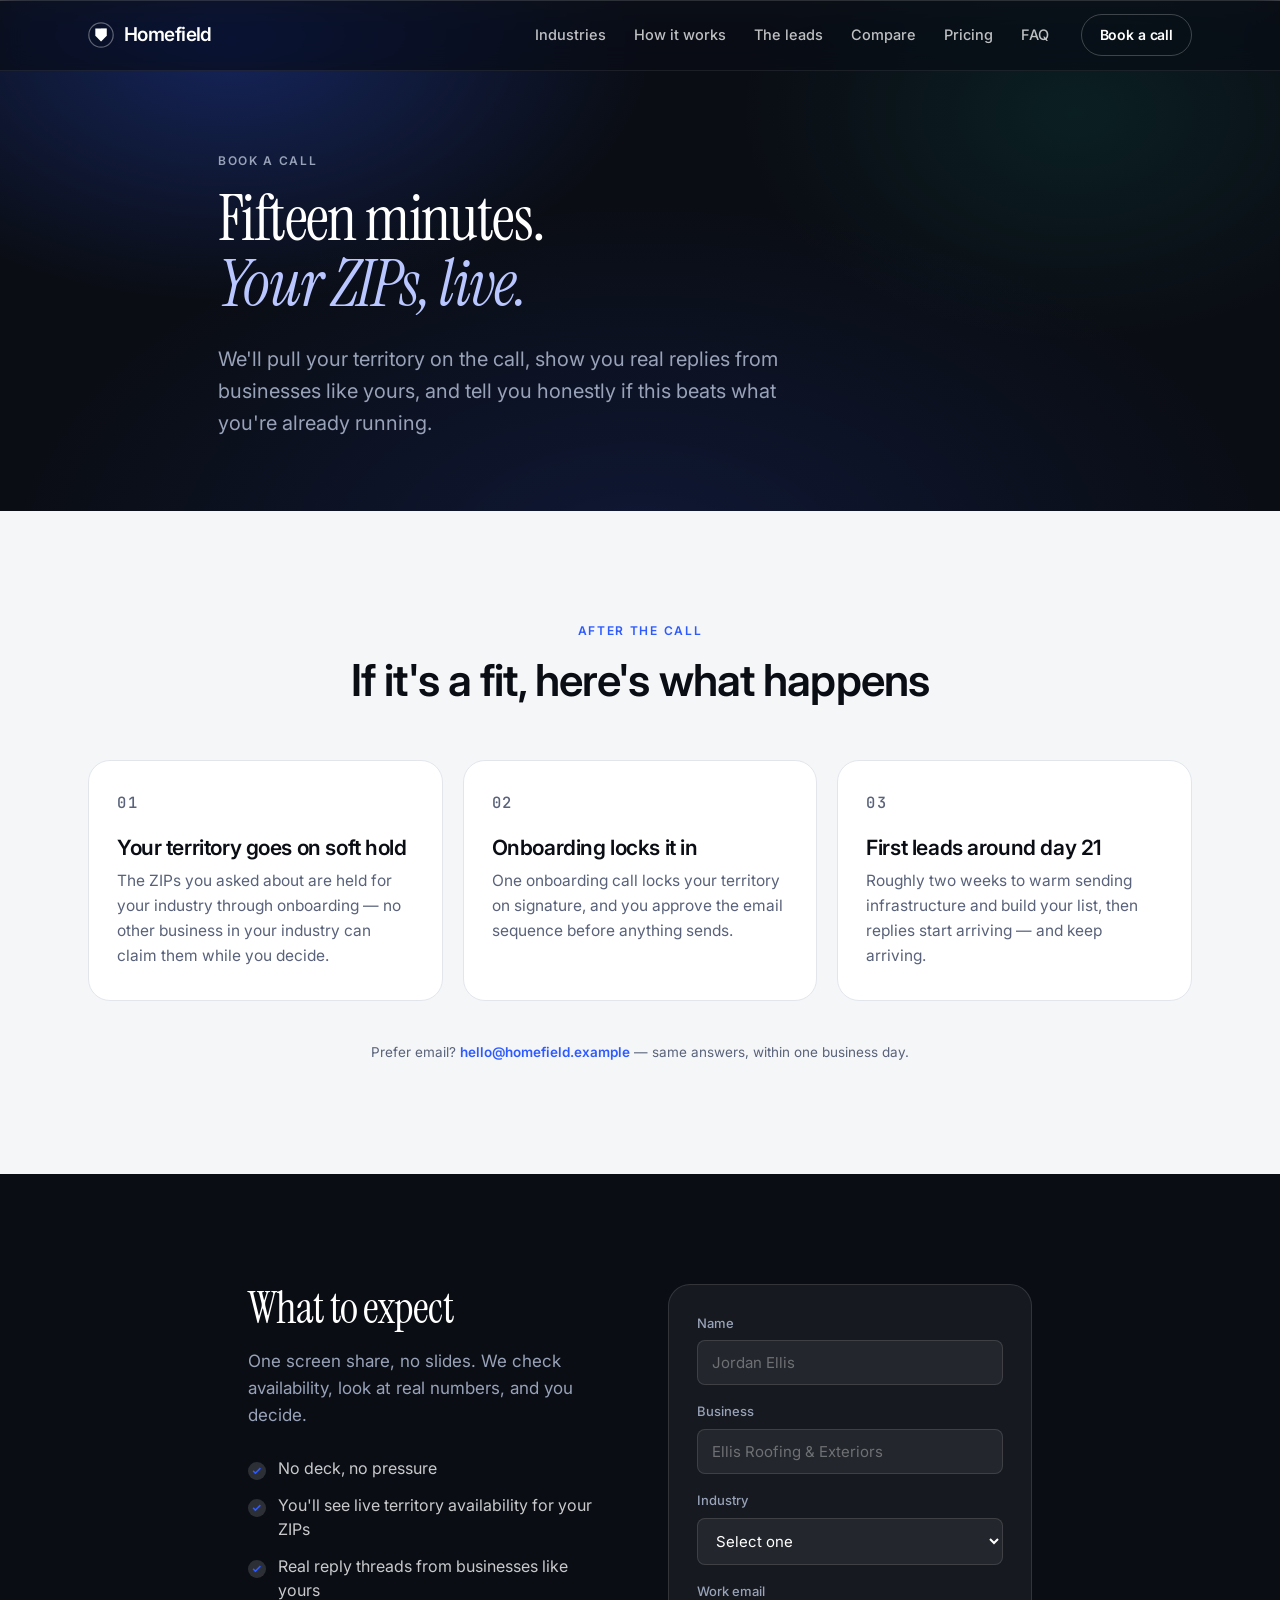
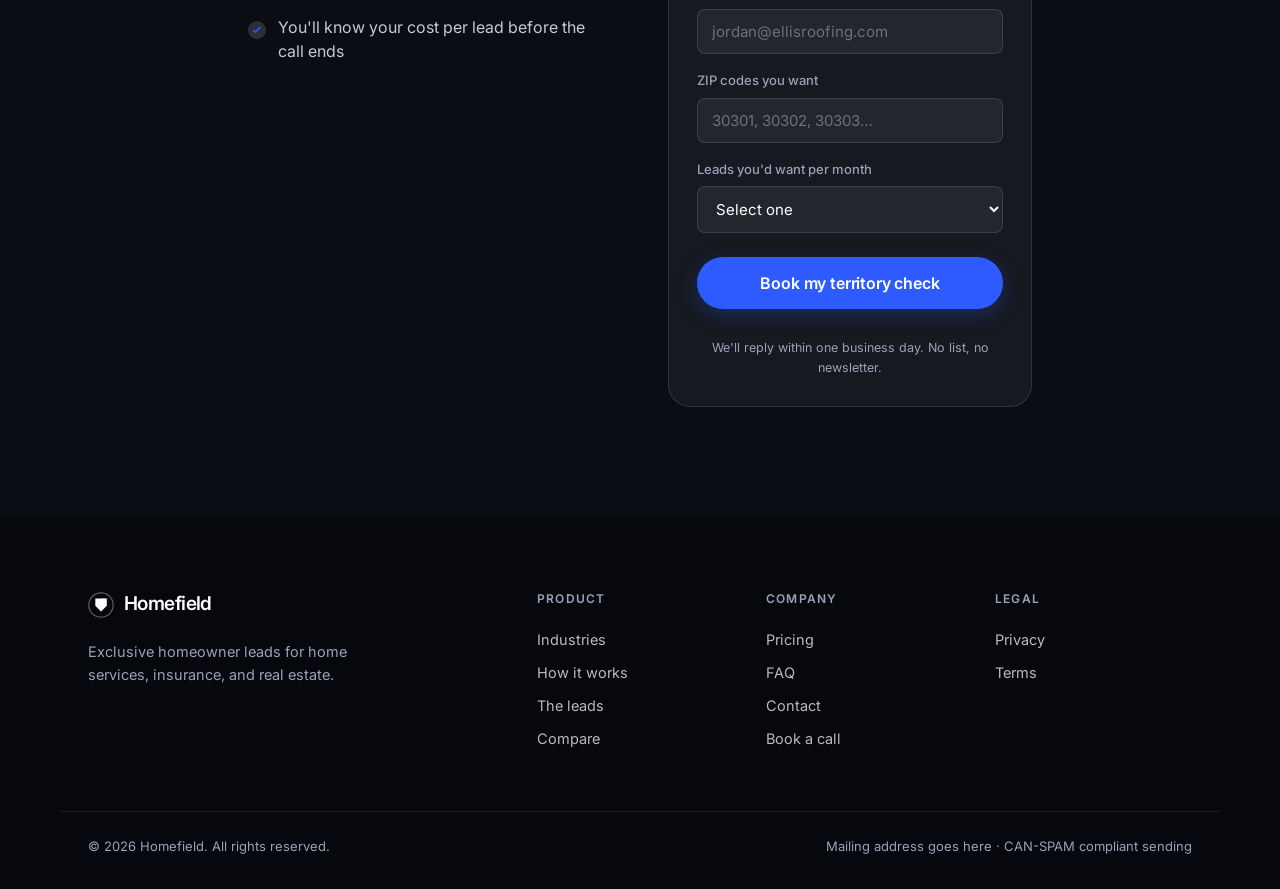
<file: contact.html>
<!DOCTYPE html>
<html lang="en">
<head>
<meta charset="utf-8">
<meta name="viewport" content="width=device-width, initial-scale=1">
<title>Book a call — Homefield</title>
<meta name="description" content="Book a 15-minute call. We'll pull your territory live, show you real replies from businesses like yours, and you'll know your cost per lead before we hang up.">
<meta property="og:title" content="Book a call — Homefield">
<meta property="og:description" content="Book a 15-minute call. We'll pull your territory live, show you real replies from businesses like yours, and you'll know your cost per lead before we hang up.">
<meta property="og:type" content="website">
<link rel="preconnect" href="https://fonts.googleapis.com">
<link rel="preconnect" href="https://fonts.gstatic.com" crossorigin>
<link href="https://fonts.googleapis.com/css2?family=Instrument+Serif:ital@0;1&family=Inter:wght@400;500;600;700&family=JetBrains+Mono:wght@400;500&display=swap" rel="stylesheet">
<link rel="stylesheet" href="styles.css?v=nb2">
<link rel="icon" href="data:image/svg+xml,%3Csvg xmlns='http://www.w3.org/2000/svg' viewBox='0 0 32 32'%3E%3Ccircle cx='16' cy='16' r='16' fill='%230A0D14'/%3E%3Cpath d='M9 9h14v8.5L16 25l-7-7.5z' fill='%232E5BFF'/%3E%3C/svg%3E">
<script>document.documentElement.className += ' js';</script>
</head>
<body>

<a class="skip" href="#main">Skip to content</a>

<header class="nav" id="nav">
  <div class="wrap nav__inner">
    <a class="brand" href="index.html" aria-label="Homefield home">
      <svg class="brand__mark" viewBox="0 0 32 32" aria-hidden="true">
        <circle cx="16" cy="16" r="15" fill="none" stroke="currentColor" stroke-width="1.5" opacity=".35"/>
        <path d="M9 8 H23 V17 L16 24 L9 17 Z" fill="currentColor"/>
        <path d="M16 8 H23 V17 L16 24 Z" fill="currentColor" opacity=".45"/>
      </svg>
      <span class="brand__word">Homefield</span>
    </a>

    <nav class="nav__links" aria-label="Primary">
      <a href="industries.html">Industries</a>
      <a href="how-it-works.html">How it works</a>
      <a href="leads.html">The leads</a>
      <a href="compare.html">Compare</a>
      <a href="pricing.html">Pricing</a>
      <a href="faq.html">FAQ</a>
    </nav>

    <div class="nav__cta">
      <a class="btn btn--ghost btn--sm" href="https://calendly.com/zatulovebrian/call" target="_blank" rel="noopener">Book a call</a>
    </div>

    <button class="nav__toggle" id="navToggle" aria-expanded="false" aria-controls="mobileNav" aria-label="Open menu">
      <span></span><span></span>
    </button>
  </div>
  <div class="mobilenav" id="mobileNav" hidden>
    <a href="industries.html">Industries</a>
    <a href="how-it-works.html">How it works</a>
    <a href="leads.html">The leads</a>
    <a href="compare.html">Compare</a>
    <a href="pricing.html">Pricing</a>
    <a href="faq.html">FAQ</a>
    <a class="btn btn--primary" href="https://calendly.com/zatulovebrian/call" target="_blank" rel="noopener">Book a call</a>
  </div>
</header>

<main id="main">

<!-- ── HERO ──────────────────────────────────────────── -->
<section class="hero hero--page">
  <div class="hero__glow" aria-hidden="true"></div>
  <div class="wrap hero__inner">
    <p class="eyebrow reveal">Book a call</p>
    <h1 class="hero__h1 reveal">
      Fifteen minutes.<br>
      <em>Your ZIPs, live.</em>
    </h1>
    <p class="hero__sub reveal">
      We'll pull your territory on the call, show you real replies from businesses like yours,
      and tell you honestly if this beats what you're already running.
    </p>
  </div>
</section>

<!-- ── AFTER THE CALL ────────────────────────────────── -->
<section class="section section--paper">
  <div class="wrap">
    <div class="sechead sechead--center">
      <p class="eyebrow eyebrow--dark">After the call</p>
      <h2>If it's a fit, here's what happens</h2>
    </div>

    <ol class="steps">
      <li class="step">
        <p class="step__n">01</p>
        <h3>Your territory goes on soft hold</h3>
        <p>The ZIPs you asked about are held for your industry through onboarding — no other business in your industry can claim them while you decide.</p>
      </li>
      <li class="step">
        <p class="step__n">02</p>
        <h3>Onboarding locks it in</h3>
        <p>One onboarding call locks your territory on signature, and you approve the email sequence before anything sends.</p>
      </li>
      <li class="step">
        <p class="step__n">03</p>
        <h3>First leads around day 21</h3>
        <p>Roughly two weeks to warm sending infrastructure and build your list, then replies start arriving — and keep arriving.</p>
      </li>
    </ol>

    <p class="fineprint fineprint--center">
      Prefer email? <a class="link" href="mailto:hello@homefield.example">hello@homefield.example</a> — same answers, within one business day.
    </p>
  </div>
</section>

<!-- ── CALL + FORM ───────────────────────────────────── -->
<section class="section section--cta" id="contact">
  <div class="wrap wrap--narrow">
    <div class="cta">
      <div class="cta__text">
        <h2>What to expect</h2>
        <p>One screen share, no slides. We check availability, look at real numbers, and you decide.</p>
        <ul class="ticks ticks--light">
          <li>No deck, no pressure</li>
          <li>You'll see live territory availability for your ZIPs</li>
          <li>Real reply threads from businesses like yours</li>
          <li>You'll know your cost per lead before the call ends</li>
        </ul>
      </div>

      <form class="form" id="leadForm" novalidate>
        <div class="form__row">
          <label for="f_name">Name</label>
          <input id="f_name" name="name" type="text" autocomplete="name" required placeholder="Jordan Ellis">
        </div>
        <div class="form__row">
          <label for="f_agency">Business</label>
          <input id="f_agency" name="agency" type="text" autocomplete="organization" required placeholder="Ellis Roofing &amp; Exteriors">
        </div>
        <div class="form__row">
          <label for="f_industry">Industry</label>
          <select id="f_industry" name="industry">
            <option value="">Select one</option>
            <option>Home services</option>
            <option>Home insurance</option>
            <option>Real estate agent</option>
            <option>Real estate investor</option>
            <option>Other</option>
          </select>
        </div>
        <div class="form__row">
          <label for="f_email">Work email</label>
          <input id="f_email" name="email" type="email" autocomplete="email" required placeholder="jordan@ellisroofing.com">
        </div>
        <div class="form__row">
          <label for="f_zips">ZIP codes you want</label>
          <input id="f_zips" name="zips" type="text" placeholder="30301, 30302, 30303…">
        </div>
        <div class="form__row">
          <label for="f_vol">Leads you'd want per month</label>
          <select id="f_vol" name="volume">
            <option value="">Select one</option>
            <option>Up to 50</option>
            <option>51–299</option>
            <option>300+</option>
            <option>Not sure yet</option>
          </select>
        </div>
        <button class="btn btn--primary btn--full btn--lg" type="submit">Book my territory check</button>
        <p class="form__status" id="formStatus" role="status" aria-live="polite"></p>
        <p class="form__fine">We'll reply within one business day. No list, no newsletter.</p>
      </form>
    </div>
  </div>
</section>

</main>

<footer class="foot">
  <div class="wrap foot__inner">
    <div class="foot__brand">
      <a class="brand brand--foot" href="index.html">
        <svg class="brand__mark" viewBox="0 0 32 32" aria-hidden="true">
          <circle cx="16" cy="16" r="15" fill="none" stroke="currentColor" stroke-width="1.5" opacity=".35"/>
          <path d="M9 8 H23 V17 L16 24 L9 17 Z" fill="currentColor"/>
          <path d="M16 8 H23 V17 L16 24 Z" fill="currentColor" opacity=".45"/>
        </svg>
        <span class="brand__word">Homefield</span>
      </a>
      <p>Exclusive homeowner leads for home services, insurance, and real estate.</p>
    </div>
    <nav class="foot__links" aria-label="Footer">
      <div>
        <h5>Product</h5>
        <a href="industries.html">Industries</a>
        <a href="how-it-works.html">How it works</a>
        <a href="leads.html">The leads</a>
        <a href="compare.html">Compare</a>
      </div>
      <div>
        <h5>Company</h5>
        <a href="pricing.html">Pricing</a>
        <a href="faq.html">FAQ</a>
        <a href="contact.html">Contact</a>
        <a href="https://calendly.com/zatulovebrian/call" target="_blank" rel="noopener">Book a call</a>
      </div>
      <div>
        <h5>Legal</h5>
        <a href="privacy.html">Privacy</a>
        <a href="terms.html">Terms</a>
      </div>
    </nav>
  </div>
  <div class="wrap foot__bar">
    <p>&copy; <span id="yr">2026</span> Homefield. All rights reserved.</p>
    <p>Mailing address goes here · CAN-SPAM compliant sending</p>
  </div>
</footer>

<script src="script.js"></script>
</body>
</html>
</file>
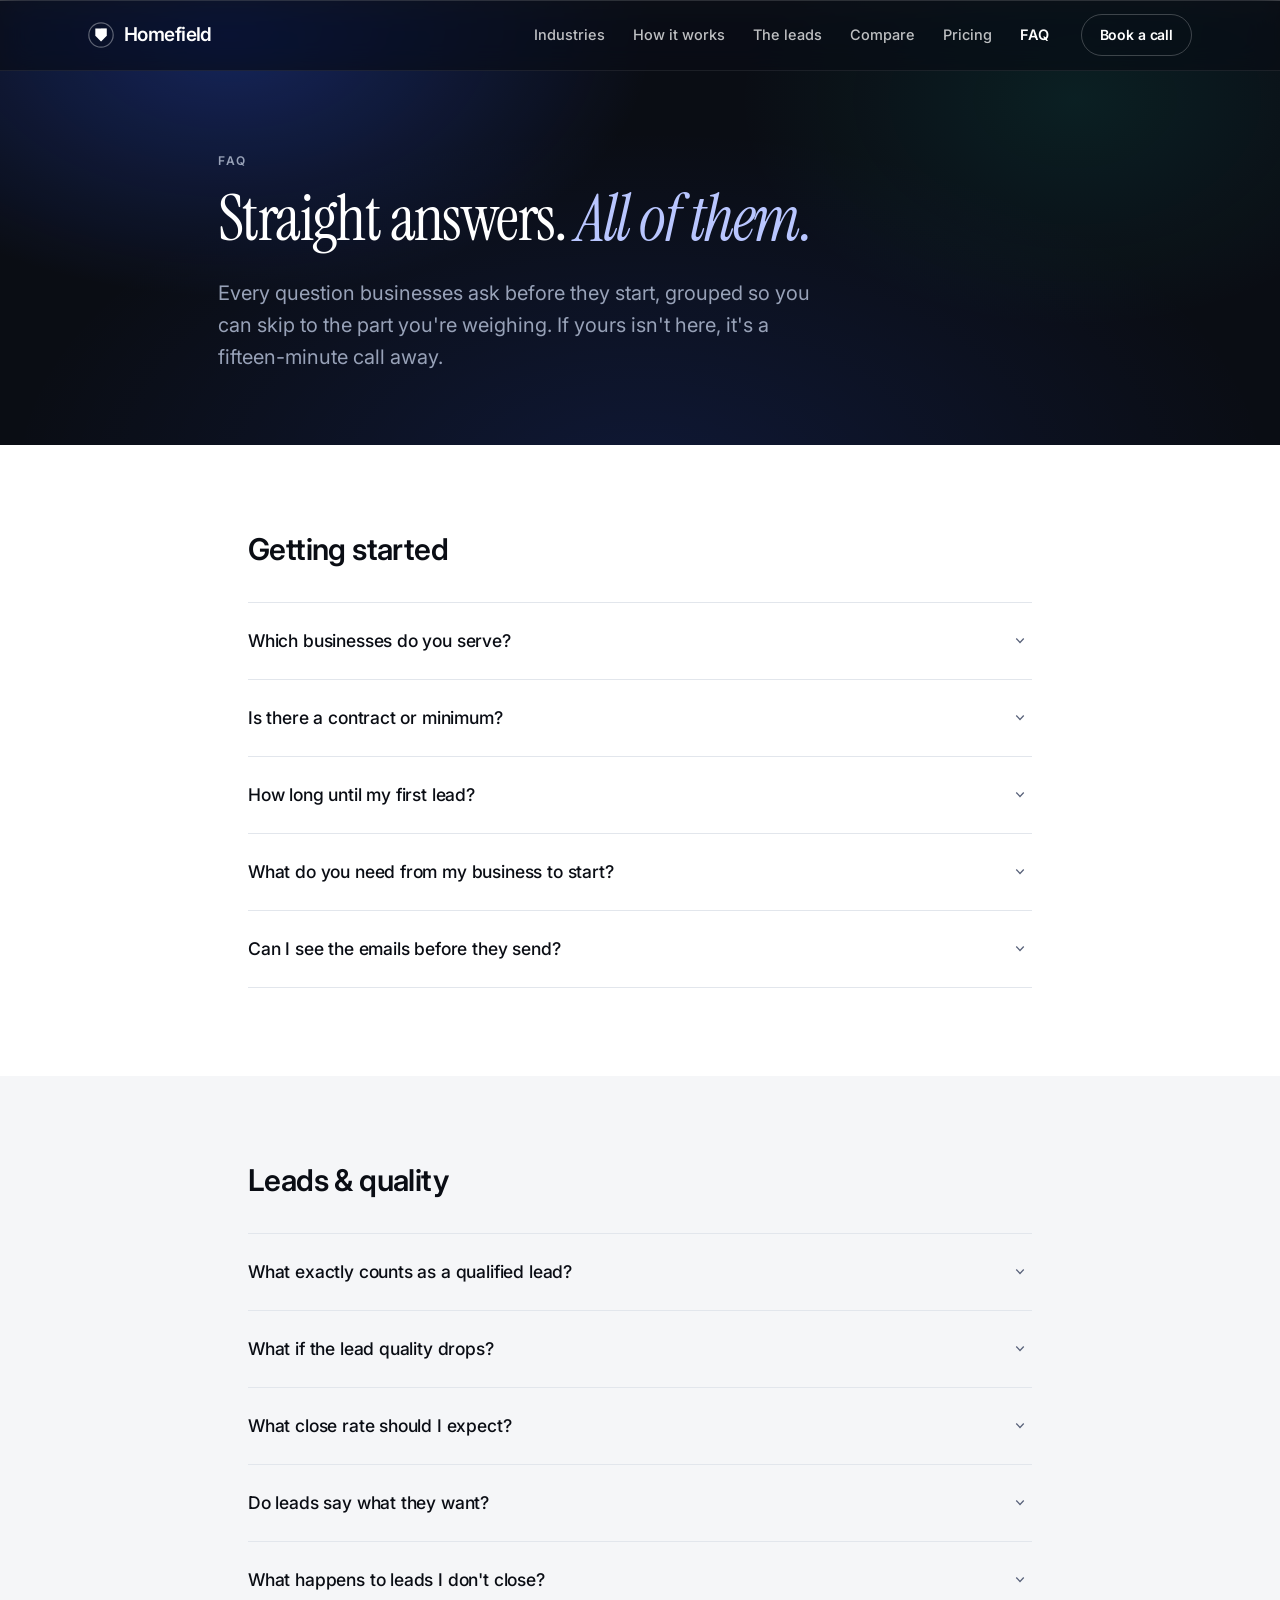
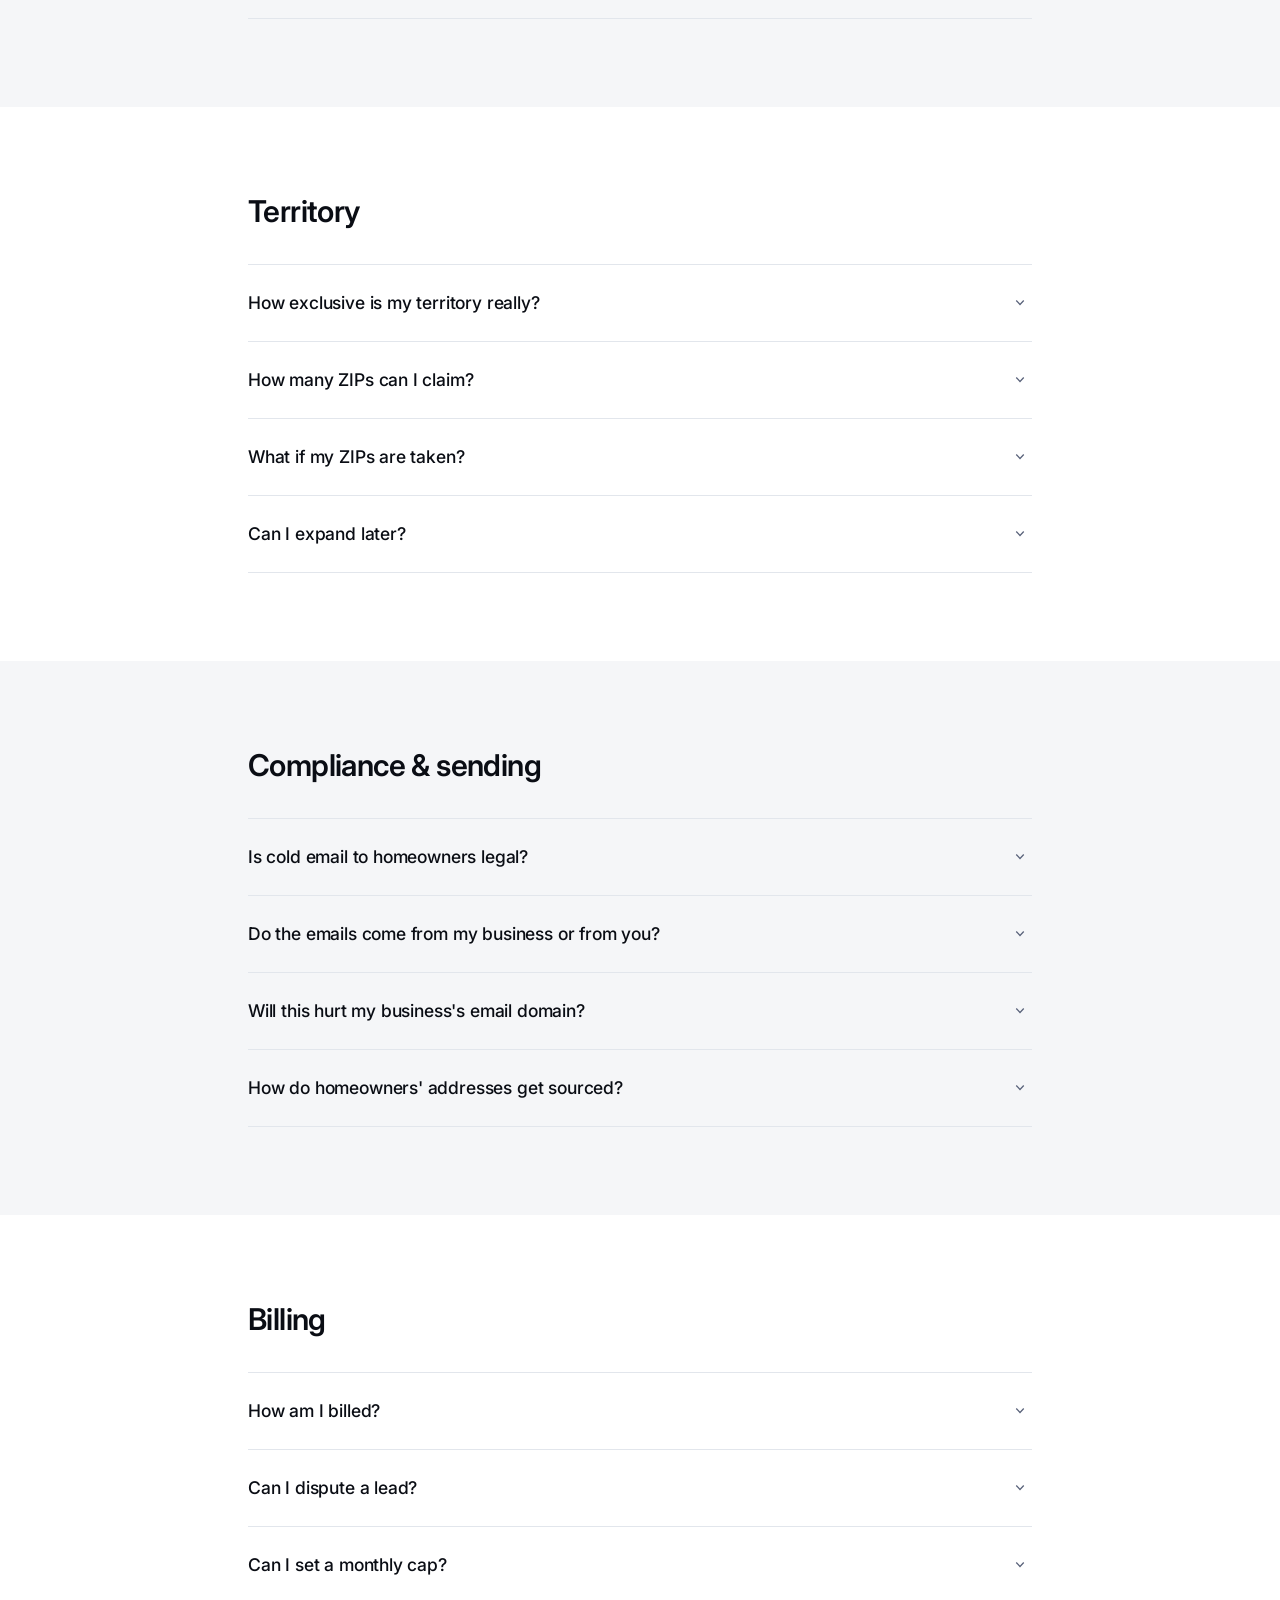
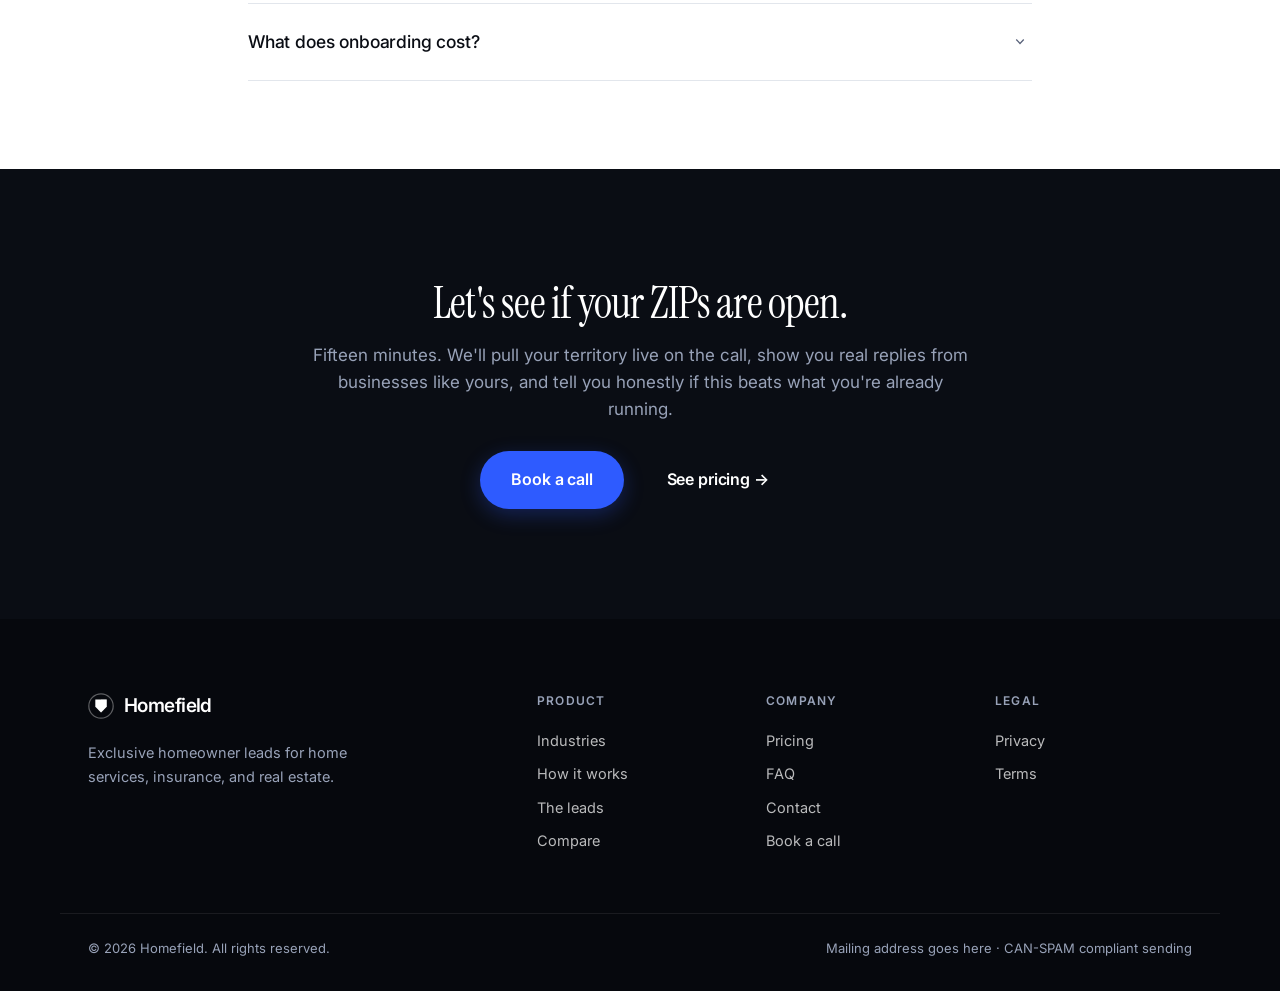
<file: faq.html>
<!DOCTYPE html>
<html lang="en">
<head>
<meta charset="utf-8">
<meta name="viewport" content="width=device-width, initial-scale=1">
<title>FAQ — Homefield</title>
<meta name="description" content="Every question businesses ask before starting with Homefield — contracts, lead quality, territory exclusivity, compliance, and billing. Straight answers for home services, insurance, and real estate. No hedging.">
<meta property="og:title" content="FAQ — Homefield">
<meta property="og:description" content="Every question businesses ask before starting with Homefield — contracts, lead quality, territory exclusivity, compliance, and billing. Straight answers for home services, insurance, and real estate. No hedging.">
<meta property="og:type" content="website">
<link rel="preconnect" href="https://fonts.googleapis.com">
<link rel="preconnect" href="https://fonts.gstatic.com" crossorigin>
<link href="https://fonts.googleapis.com/css2?family=Instrument+Serif:ital@0;1&family=Inter:wght@400;500;600;700&family=JetBrains+Mono:wght@400;500&display=swap" rel="stylesheet">
<link rel="stylesheet" href="styles.css?v=nb2">
<link rel="icon" href="data:image/svg+xml,%3Csvg xmlns='http://www.w3.org/2000/svg' viewBox='0 0 32 32'%3E%3Ccircle cx='16' cy='16' r='16' fill='%230A0D14'/%3E%3Cpath d='M9 9h14v8.5L16 25l-7-7.5z' fill='%232E5BFF'/%3E%3C/svg%3E">
<script>document.documentElement.className += ' js';</script>
<style>
  .fq-sechead{ margin-bottom:36px; }
  .fq-sechead h2{ font-size:clamp(22px,2.8vw,30px); }
</style>
</head>
<body>

<a class="skip" href="#main">Skip to content</a>

<header class="nav" id="nav">
  <div class="wrap nav__inner">
    <a class="brand" href="index.html" aria-label="Homefield home">
      <svg class="brand__mark" viewBox="0 0 32 32" aria-hidden="true">
        <circle cx="16" cy="16" r="15" fill="none" stroke="currentColor" stroke-width="1.5" opacity=".35"/>
        <path d="M9 8 H23 V17 L16 24 L9 17 Z" fill="currentColor"/>
        <path d="M16 8 H23 V17 L16 24 Z" fill="currentColor" opacity=".45"/>
      </svg>
      <span class="brand__word">Homefield</span>
    </a>

    <nav class="nav__links" aria-label="Primary">
      <a href="industries.html">Industries</a>
      <a href="how-it-works.html">How it works</a>
      <a href="leads.html">The leads</a>
      <a href="compare.html">Compare</a>
      <a href="pricing.html">Pricing</a>
      <a href="faq.html">FAQ</a>
    </nav>

    <div class="nav__cta">
      <a class="btn btn--ghost btn--sm" href="https://calendly.com/zatulovebrian/call" target="_blank" rel="noopener">Book a call</a>
    </div>

    <button class="nav__toggle" id="navToggle" aria-expanded="false" aria-controls="mobileNav" aria-label="Open menu">
      <span></span><span></span>
    </button>
  </div>
  <div class="mobilenav" id="mobileNav" hidden>
    <a href="industries.html">Industries</a>
    <a href="how-it-works.html">How it works</a>
    <a href="leads.html">The leads</a>
    <a href="compare.html">Compare</a>
    <a href="pricing.html">Pricing</a>
    <a href="faq.html">FAQ</a>
    <a class="btn btn--primary" href="https://calendly.com/zatulovebrian/call" target="_blank" rel="noopener">Book a call</a>
  </div>
</header>

<main id="main">

<!-- ── HERO ──────────────────────────────────────────── -->
<section class="hero hero--page">
  <div class="hero__glow" aria-hidden="true"></div>
  <div class="wrap hero__inner">
    <p class="eyebrow reveal">FAQ</p>
    <h1 class="hero__h1 reveal">
      Straight answers. <em>All of them.</em>
    </h1>
    <p class="hero__sub reveal">
      Every question businesses ask before they start, grouped so you can skip to the part
      you're weighing. If yours isn't here, it's a fifteen-minute call away.
    </p>
  </div>
</section>

<!-- ── GETTING STARTED ───────────────────────────────── -->
<section class="section section--tight">
  <div class="wrap wrap--narrow">
    <div class="sechead fq-sechead">
      <h2>Getting started</h2>
    </div>

    <div class="faq">
      <details class="faq__item">
        <summary>Which businesses do you serve?</summary>
        <div class="faq__a"><p>Four kinds. Home services businesses — roofing, HVAC, plumbing, solar, remodeling and similar trades. Home insurance agencies. Real estate agents. Real estate investors. All four buy the same thing from us: attention from homeowners at the moment they're actually ready. Territory is one business per industry per ZIP, so a roofer and an agent can hold the same ZIP; two roofers cannot.</p></div>
      </details>
      <details class="faq__item">
        <summary>Is there a contract or minimum?</summary>
        <div class="faq__a"><p>No. After a one-time onboarding you pay per qualified lead, month to month. Pause or stop whenever — your territory releases 30 days after you go inactive.</p></div>
      </details>
      <details class="faq__item">
        <summary>How long until my first lead?</summary>
        <div class="faq__a"><p>About 21 days. Roughly two weeks to warm sending infrastructure and build your list, then replies start arriving in the first sending week.</p></div>
      </details>
      <details class="faq__item">
        <summary>What do you need from my business to start?</summary>
        <div class="faq__a"><p>Four things: your branding — business name, how you sign, who the sender is — the ZIP codes you want, a sign-off on the sender identity we'll use, and a 30-minute onboarding call to set the sequence. That's the whole list. Domains, warming, list building, and sending are on us.</p></div>
      </details>
      <details class="faq__item">
        <summary>Can I see the emails before they send?</summary>
        <div class="faq__a"><p>Yes. You approve the full sequence at onboarding, word for word, and any copy change after that comes to you before it ships. Nothing sends under your name that you haven't read.</p></div>
      </details>
    </div>
  </div>
</section>

<!-- ── LEADS & QUALITY ───────────────────────────────── -->
<section class="section section--tight section--paper">
  <div class="wrap wrap--narrow">
    <div class="sechead fq-sechead">
      <h2>Leads &amp; quality</h2>
    </div>

    <div class="faq">
      <details class="faq__item">
        <summary>What exactly counts as a qualified lead?</summary>
        <div class="faq__a"><p>A homeowner in your territory who replies to our outreach expressing interest — asking for a quote, an estimate, a valuation or an offer, asking what you'd charge, asking to be called. We never bill an auto-reply, a bounce, an unsubscribe, a wrong contact, or a "no thanks."</p></div>
      </details>
      <details class="faq__item">
        <summary>What if the lead quality drops?</summary>
        <div class="faq__a"><p>Tell us and we re-cut the targeting. You're billed per qualified reply, so weak targeting costs us before it costs you — the incentives point the same direction.</p></div>
      </details>
      <details class="faq__item">
        <summary>What close rate should I expect?</summary>
        <div class="faq__a"><p>Businesses report 20–25% with fast follow-up. Speed is the variable that matters most: get back within a day and those numbers hold; let a reply sit for a week and it decays like any warm lead does. At that close rate, a qualified lead turns into a customer for roughly four to five times its per-lead rate — and the rate is set by your industry.</p></div>
      </details>
      <details class="faq__item">
        <summary>Do leads say what they want?</summary>
        <div class="faq__a"><p>Usually. Homeowners reply in their own words, and most name it — a quote on the house, an estimate on the roof, what the place would list for, whether you'd buy it as-is. The full reply thread is attached to every lead, so you read exactly what they asked before you pick up the phone. And nothing limits what you sell them: if the reply asks about the kitchen as well as the roof, or the whole house instead of one system, that's yours.</p></div>
      </details>
      <details class="faq__item">
        <summary>What happens to leads I don't close?</summary>
        <div class="faq__a"><p>They're yours forever — full follow-up rights, no expiry, no re-sale. Most businesses re-work unclosed replies at the next natural moment — the next renewal, the next season, the next time the market moves: a warm list you already paid for once.</p></div>
      </details>
    </div>
  </div>
</section>

<!-- ── TERRITORY ─────────────────────────────────────── -->
<section class="section section--tight">
  <div class="wrap wrap--narrow">
    <div class="sechead fq-sechead">
      <h2>Territory</h2>
    </div>

    <div class="faq">
      <details class="faq__item">
        <summary>How exclusive is my territory really?</summary>
        <div class="faq__a"><p>Completely, within your industry. Once a ZIP is assigned to your business, no other Homefield client in your industry can be sold into it. A roofer, an insurance agency, an agent and an investor can all hold the same ZIP — they're never competing for the same job — but two roofers cannot, and neither can two agencies. Every reply generated in your ZIPs belongs to you, including follow-up conversations months later.</p></div>
      </details>
      <details class="faq__item">
        <summary>How many ZIPs can I claim?</summary>
        <div class="faq__a"><p>100 to 500, depending on tier: up to 150 on Starter, 350 on Growth, 500 on Scale. You pick them at onboarding and they lock on signature — held as long as you're active.</p></div>
      </details>
      <details class="faq__item">
        <summary>What if my ZIPs are taken?</summary>
        <div class="faq__a"><p>We check availability live on the call, so you'll know in the first five minutes. If a ZIP you want is claimed in your industry, you go on the waitlist for it and we notify you the day it releases. Territories release 30 days after a business goes inactive, so the list does move.</p></div>
      </details>
      <details class="faq__item">
        <summary>Can I expand later?</summary>
        <div class="faq__a"><p>Anytime, into adjacent ZIPs that are still open. Expansion is first come, first served like everything else — if you're planning to grow into a specific area, claim it early rather than watching someone else lock it.</p></div>
      </details>
    </div>
  </div>
</section>

<!-- ── COMPLIANCE & SENDING ──────────────────────────── -->
<section class="section section--tight section--paper">
  <div class="wrap wrap--narrow">
    <div class="sechead fq-sechead">
      <h2>Compliance &amp; sending</h2>
    </div>

    <div class="faq">
      <details class="faq__item">
        <summary>Is cold email to homeowners legal?</summary>
        <div class="faq__a"><p>Yes, under CAN-SPAM, which governs commercial email in the US. Every message identifies the real sender, carries a physical mailing address, and honors one-click unsubscribes immediately. We don't send to states or contacts where an opt-out exists.</p></div>
      </details>
      <details class="faq__item">
        <summary>Do the emails come from my business or from you?</summary>
        <div class="faq__a"><p>Yours. We send from domains that carry your business name so the homeowner is talking to you from the first sentence — that's why the replies read like conversations, not like lead forms.</p></div>
      </details>
      <details class="faq__item">
        <summary>Will this hurt my business's email domain?</summary>
        <div class="faq__a"><p>No — it's never touched. Sending runs on separate warmed domains that carry your business name, so the homeowner sees you while your actual domain's reputation stays walled off entirely. Your own email keeps working exactly as it does today.</p></div>
      </details>
      <details class="faq__item">
        <summary>How do homeowners' addresses get sourced?</summary>
        <div class="faq__a"><p>Public-record ownership data — the same records a title company or a direct-mail house works from — matched to verified email addresses, then scrubbed against suppression lists before anything sends. We filter from 275M+ homeowner records by ZIP, home value, home and system age, ownership length, equity band, income band, renewal window for insurance, and owner-occupancy for investors.</p></div>
      </details>
    </div>
  </div>
</section>

<!-- ── BILLING ───────────────────────────────────────── -->
<section class="section section--tight">
  <div class="wrap wrap--narrow">
    <div class="sechead fq-sechead">
      <h2>Billing</h2>
    </div>

    <div class="faq">
      <details class="faq__item">
        <summary>How am I billed?</summary>
        <div class="faq__a"><p>Monthly, in arrears, for the qualified leads delivered that month. The invoice is itemized — every line is a lead, and every lead has its full reply thread attached, so you can audit what you're paying for in one read.</p></div>
      </details>
      <details class="faq__item">
        <summary>Can I dispute a lead?</summary>
        <div class="faq__a"><p>Yes. If a billed lead shouldn't have qualified — wrong territory, no real interest, a misread reply — flag it and we review the thread. If we got it wrong, it comes off the invoice. Most disputes resolve inside a day, because the evidence is a written reply.</p></div>
      </details>
      <details class="faq__item">
        <summary>Can I set a monthly cap?</summary>
        <div class="faq__a"><p>Yes. Tell us the most leads you can actually work in a month and we pace the sending to it. You'll never get a surprise invoice because the outreach performed better than expected.</p></div>
      </details>
      <details class="faq__item">
        <summary>What does onboarding cost?</summary>
        <div class="faq__a"><p>It's one-time, quoted on the call — the number depends on territory size and setup.</p></div>
      </details>
    </div>
  </div>
</section>

<!-- ── CTA ───────────────────────────────────────────── -->
<section class="section section--cta">
  <div class="wrap">
    <div class="ctaband">
      <h2>Let's see if your ZIPs are open.</h2>
      <p>Fifteen minutes. We'll pull your territory live on the call, show you real replies from businesses like yours, and tell you honestly if this beats what you're already running.</p>
      <div class="ctaband__actions">
        <a class="btn btn--primary btn--lg" href="https://calendly.com/zatulovebrian/call" target="_blank" rel="noopener">Book a call</a>
        <a class="btn btn--quiet btn--lg" href="pricing.html">See pricing →</a>
      </div>
    </div>
  </div>
</section>

</main>

<footer class="foot">
  <div class="wrap foot__inner">
    <div class="foot__brand">
      <a class="brand brand--foot" href="index.html">
        <svg class="brand__mark" viewBox="0 0 32 32" aria-hidden="true">
          <circle cx="16" cy="16" r="15" fill="none" stroke="currentColor" stroke-width="1.5" opacity=".35"/>
          <path d="M9 8 H23 V17 L16 24 L9 17 Z" fill="currentColor"/>
          <path d="M16 8 H23 V17 L16 24 Z" fill="currentColor" opacity=".45"/>
        </svg>
        <span class="brand__word">Homefield</span>
      </a>
      <p>Exclusive homeowner leads for home services, insurance, and real estate.</p>
    </div>
    <nav class="foot__links" aria-label="Footer">
      <div>
        <h5>Product</h5>
        <a href="industries.html">Industries</a>
        <a href="how-it-works.html">How it works</a>
        <a href="leads.html">The leads</a>
        <a href="compare.html">Compare</a>
      </div>
      <div>
        <h5>Company</h5>
        <a href="pricing.html">Pricing</a>
        <a href="faq.html">FAQ</a>
        <a href="contact.html">Contact</a>
        <a href="https://calendly.com/zatulovebrian/call" target="_blank" rel="noopener">Book a call</a>
      </div>
      <div>
        <h5>Legal</h5>
        <a href="privacy.html">Privacy</a>
        <a href="terms.html">Terms</a>
      </div>
    </nav>
  </div>
  <div class="wrap foot__bar">
    <p>&copy; <span id="yr">2026</span> Homefield. All rights reserved.</p>
    <p>Mailing address goes here · CAN-SPAM compliant sending</p>
  </div>
</footer>

<script src="script.js"></script>
</body>
</html>
</file>
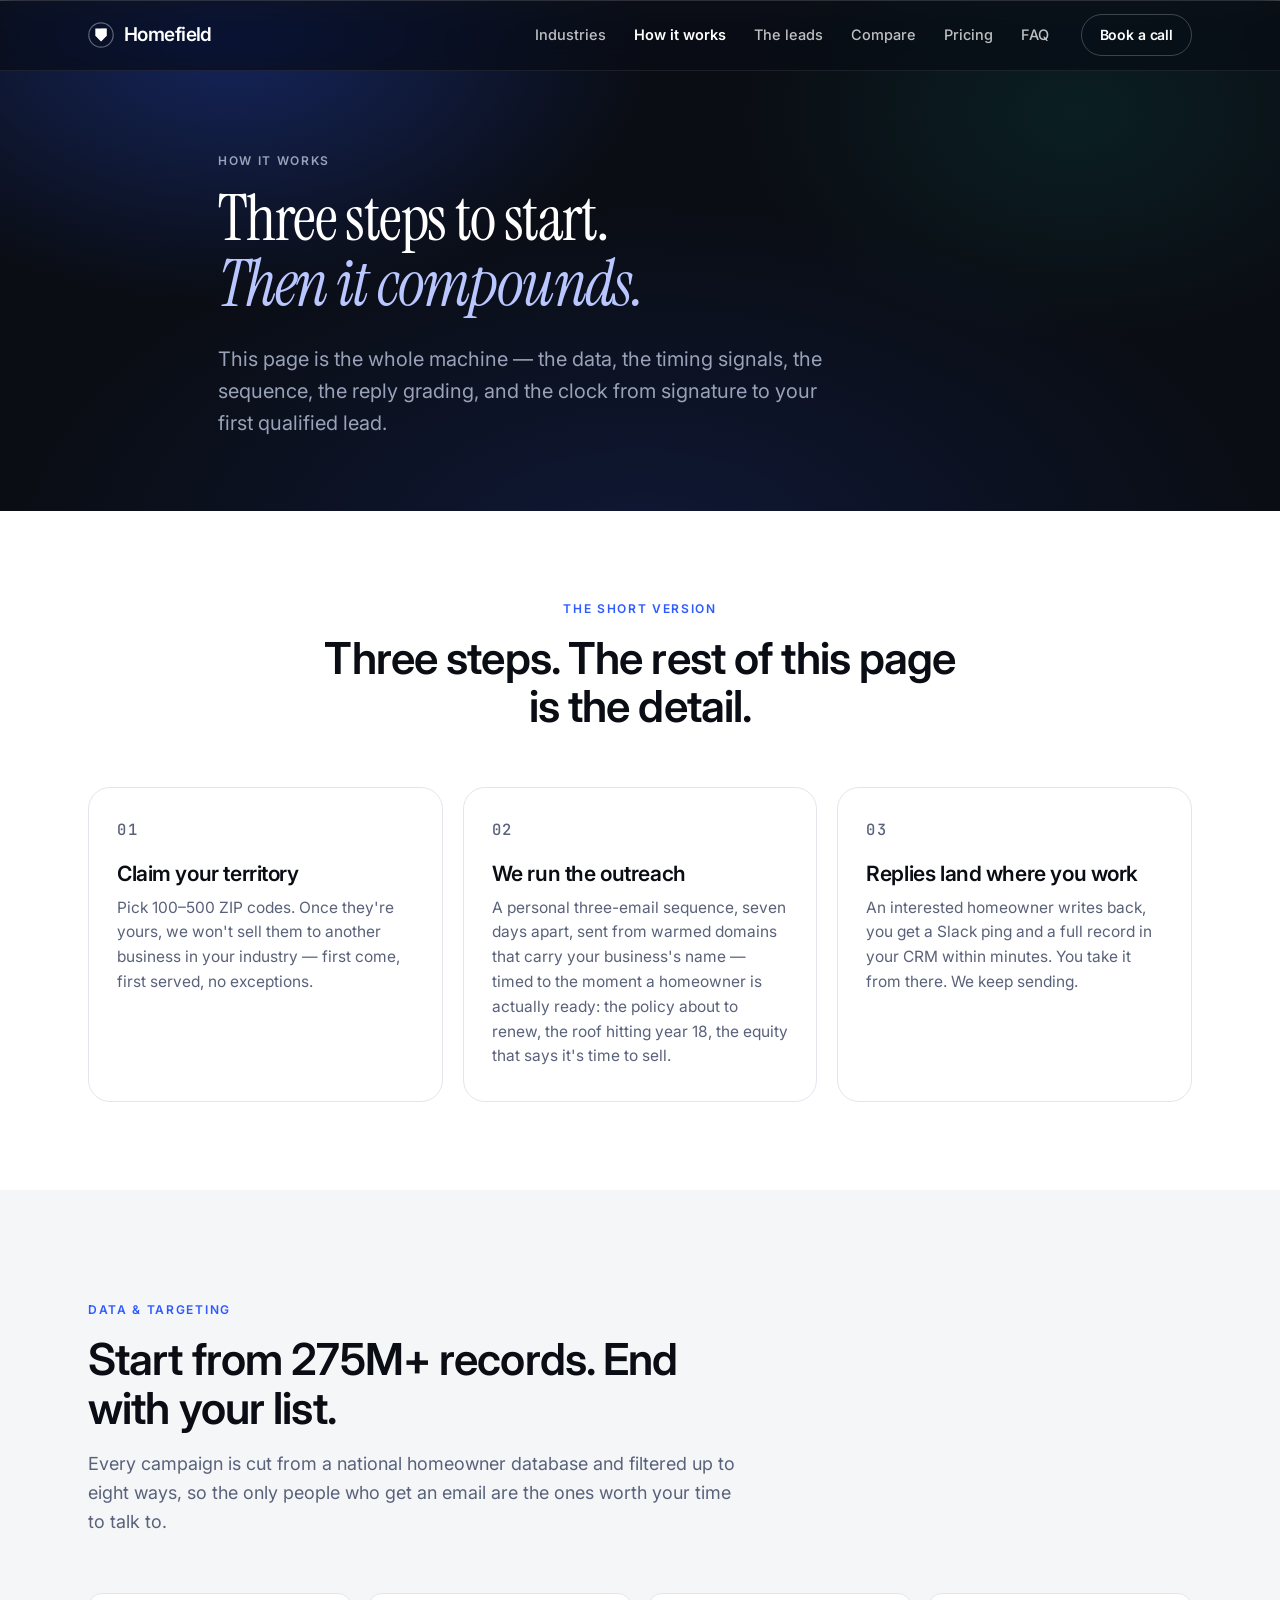
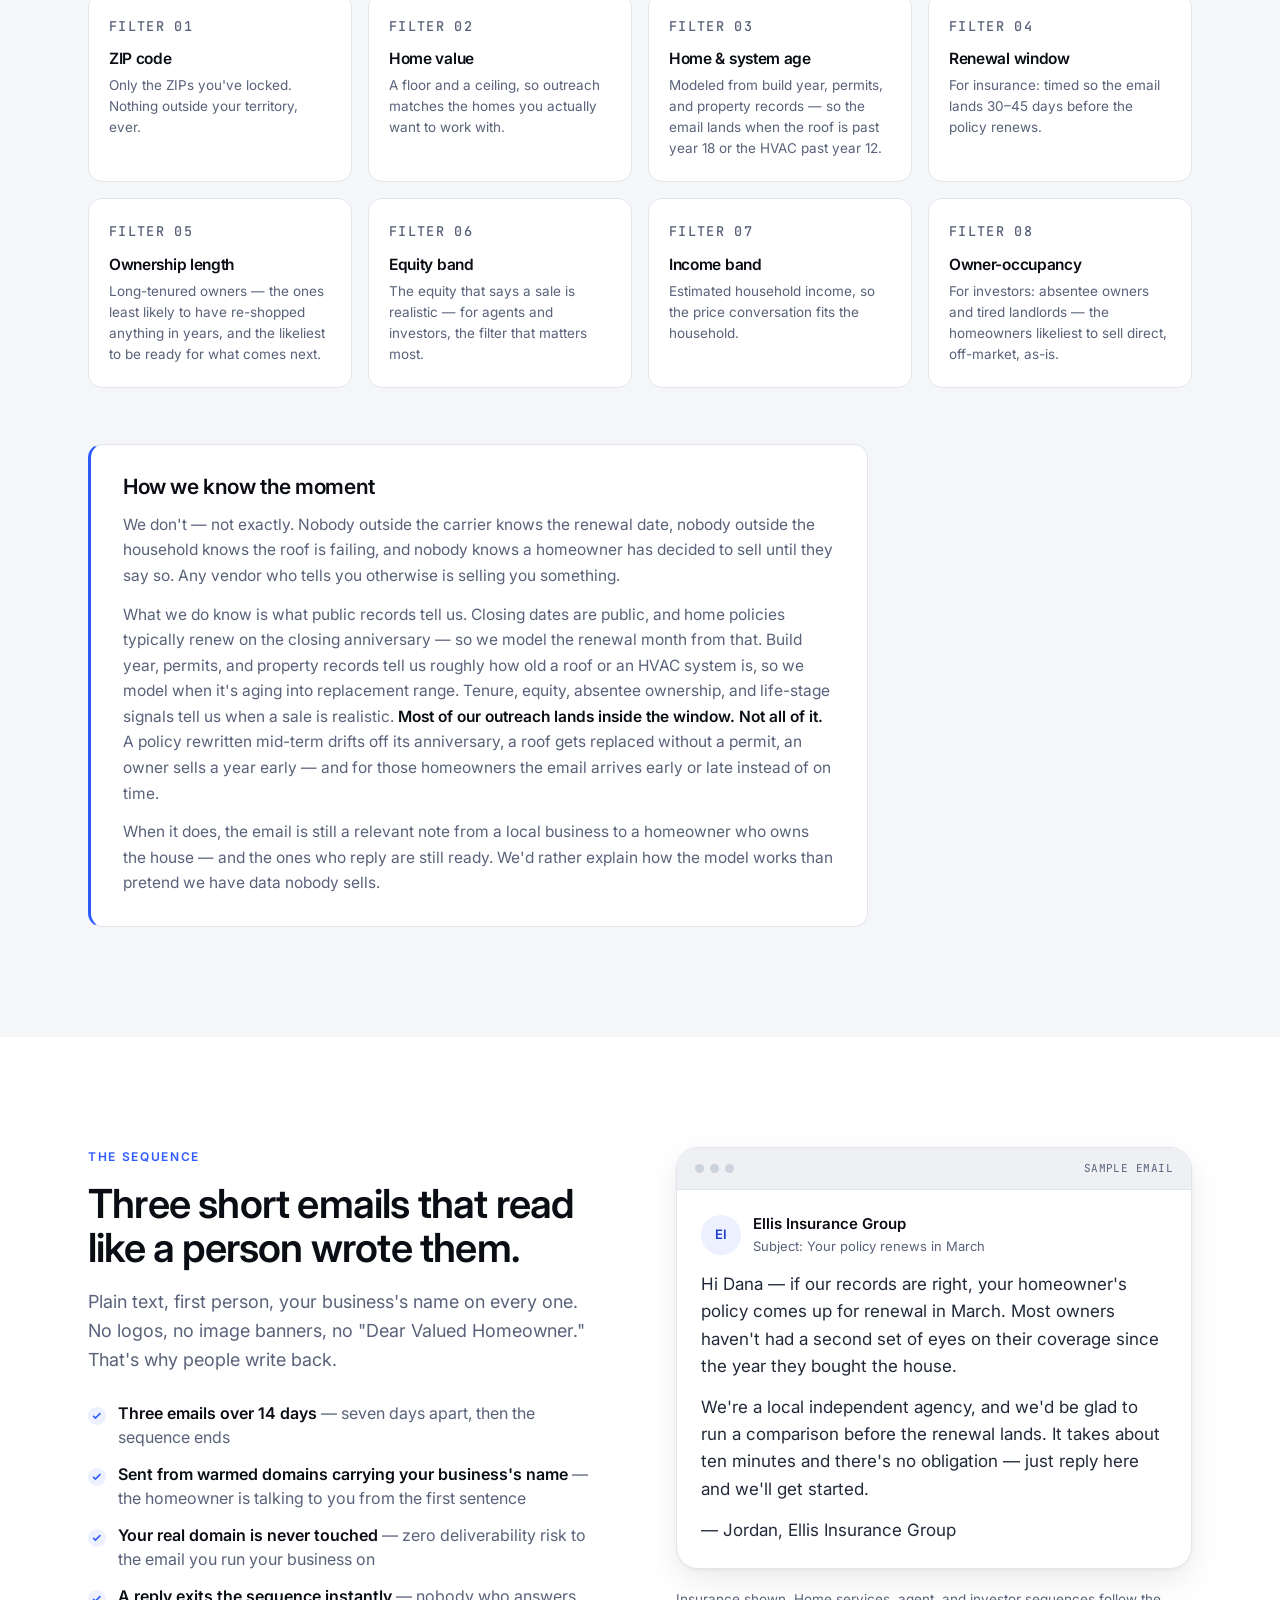
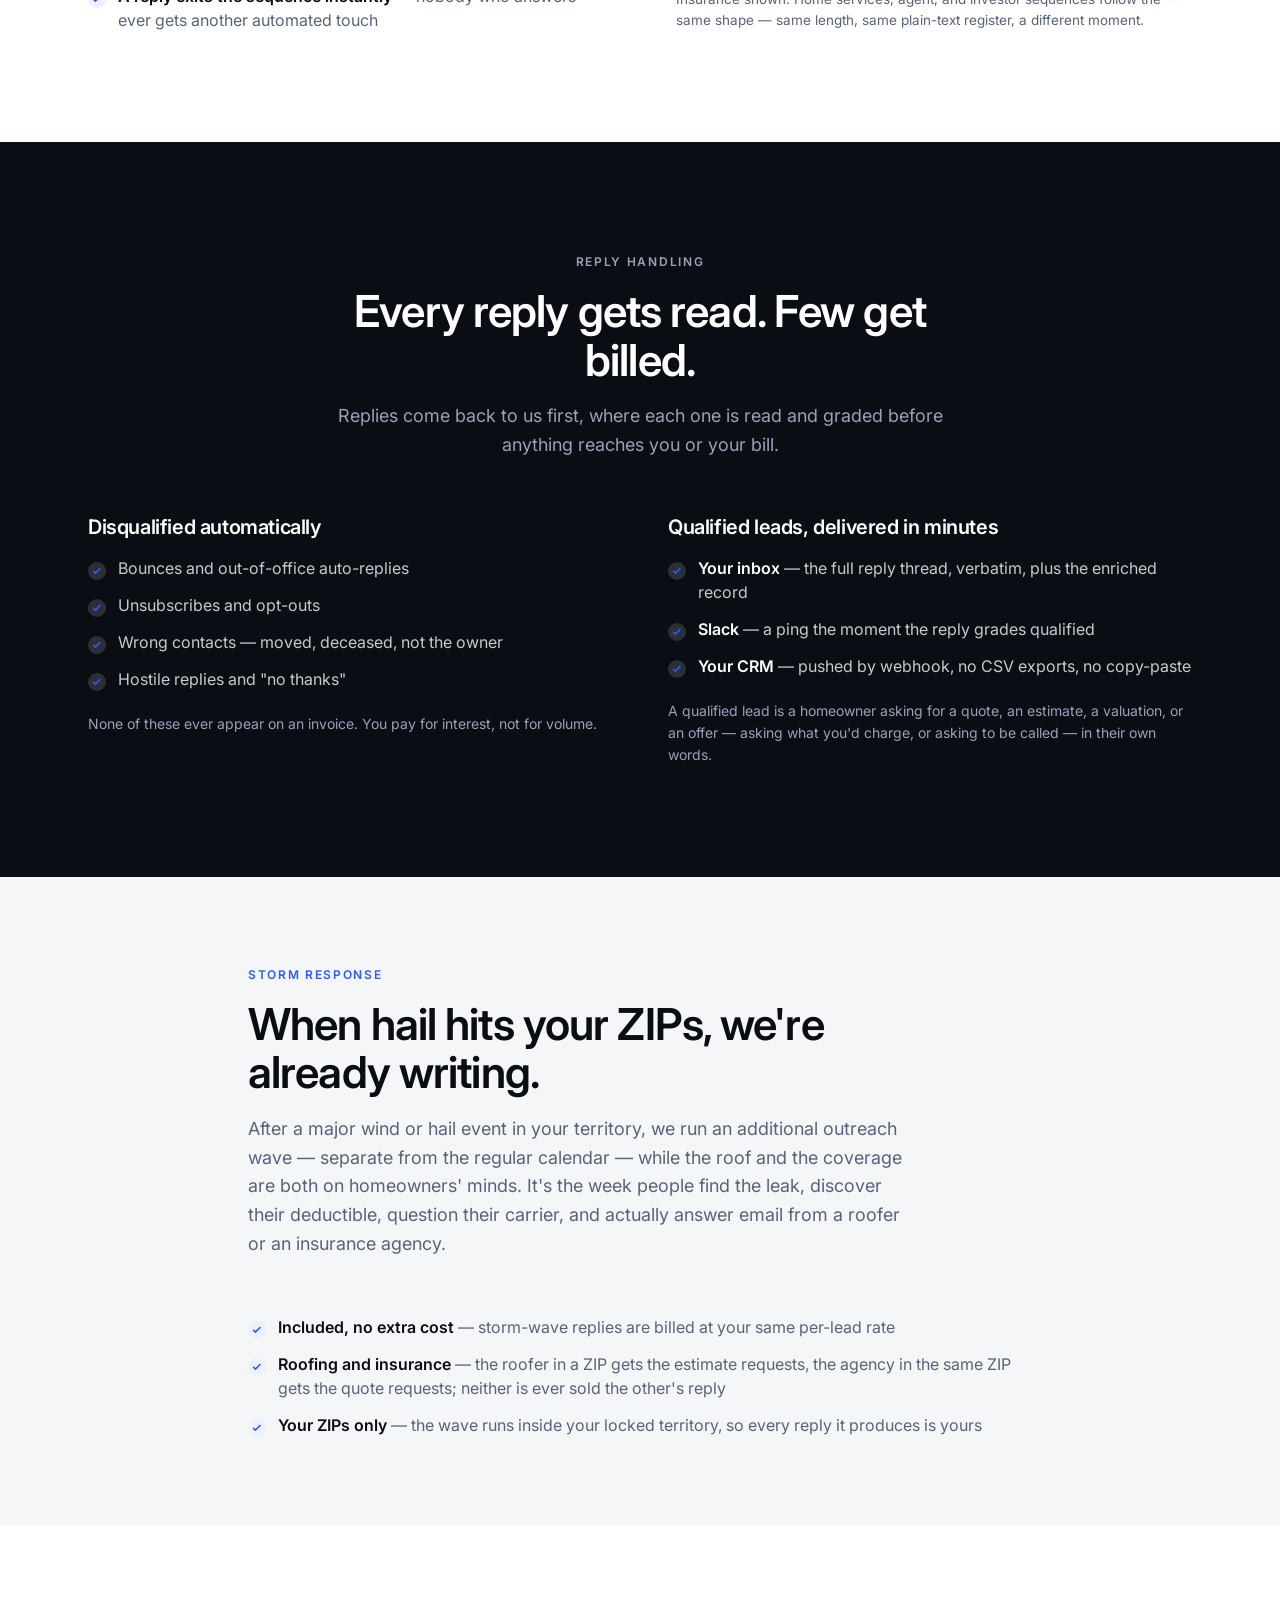
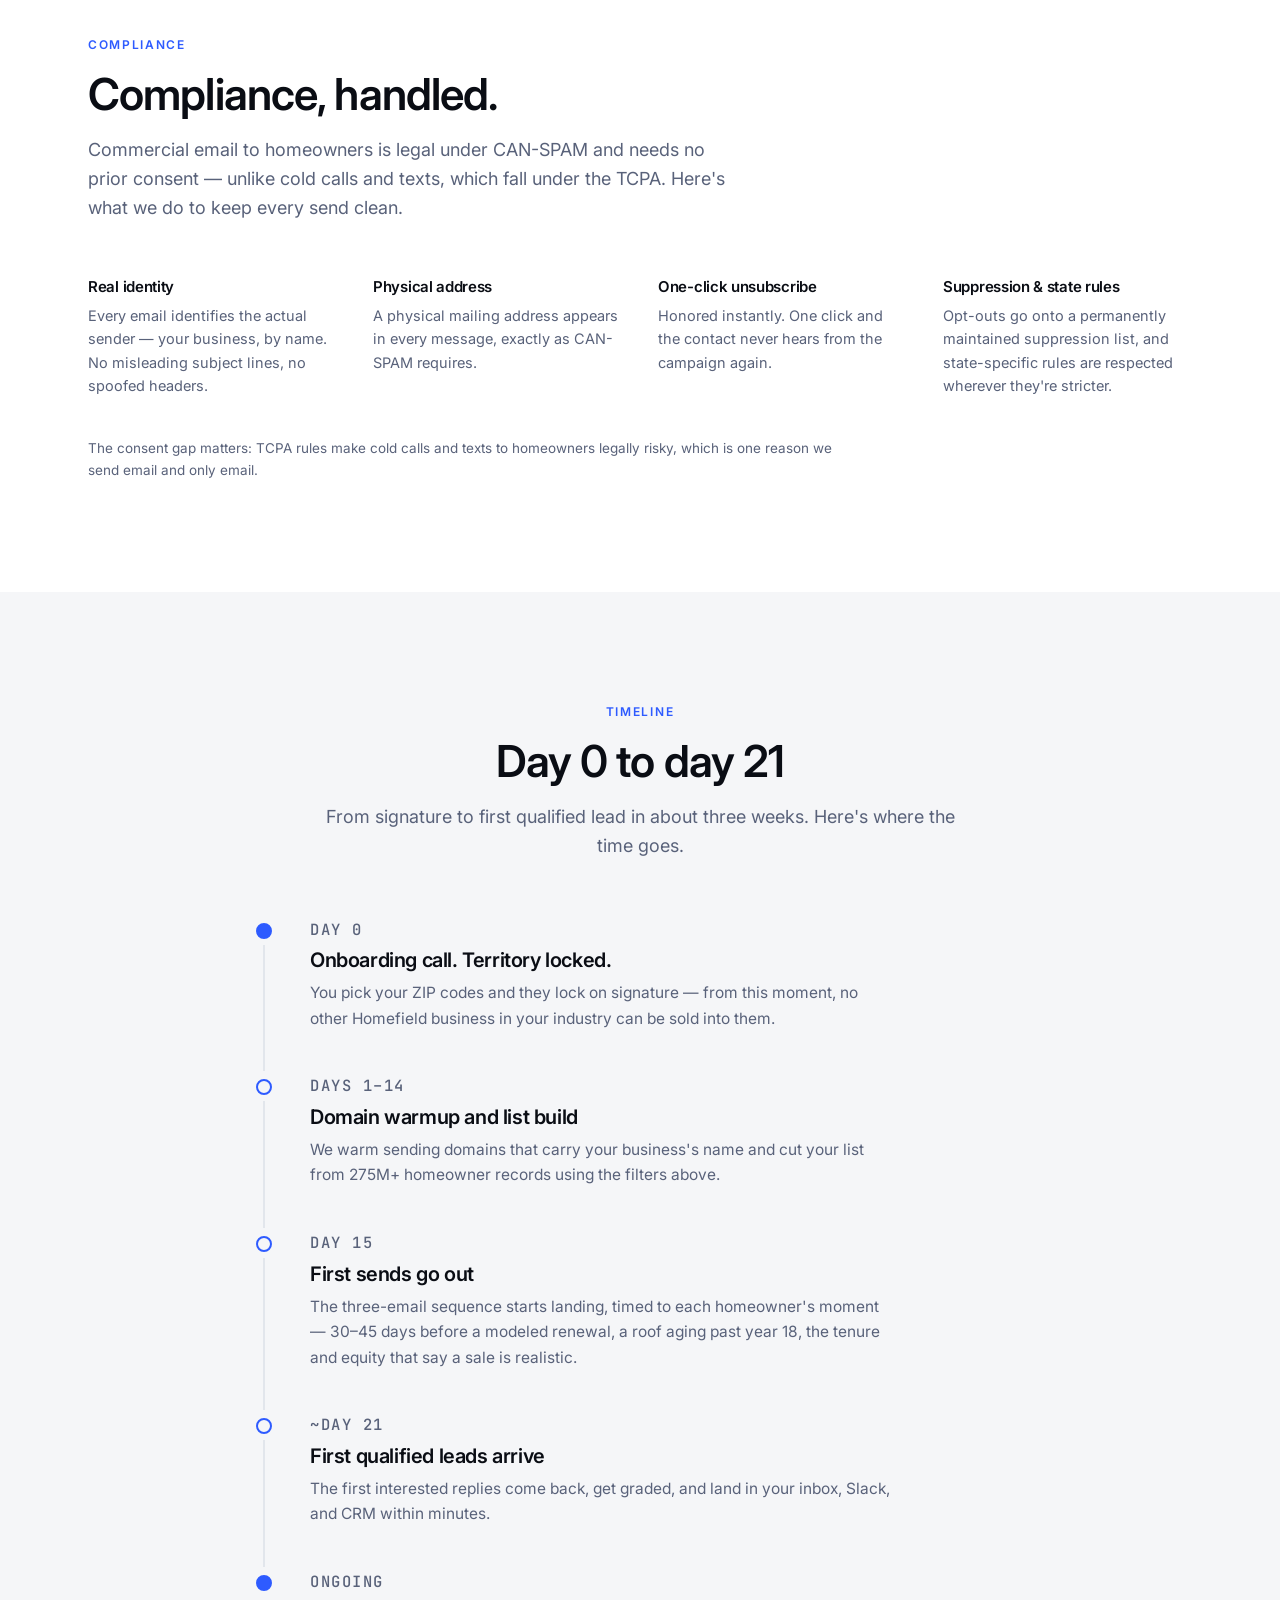
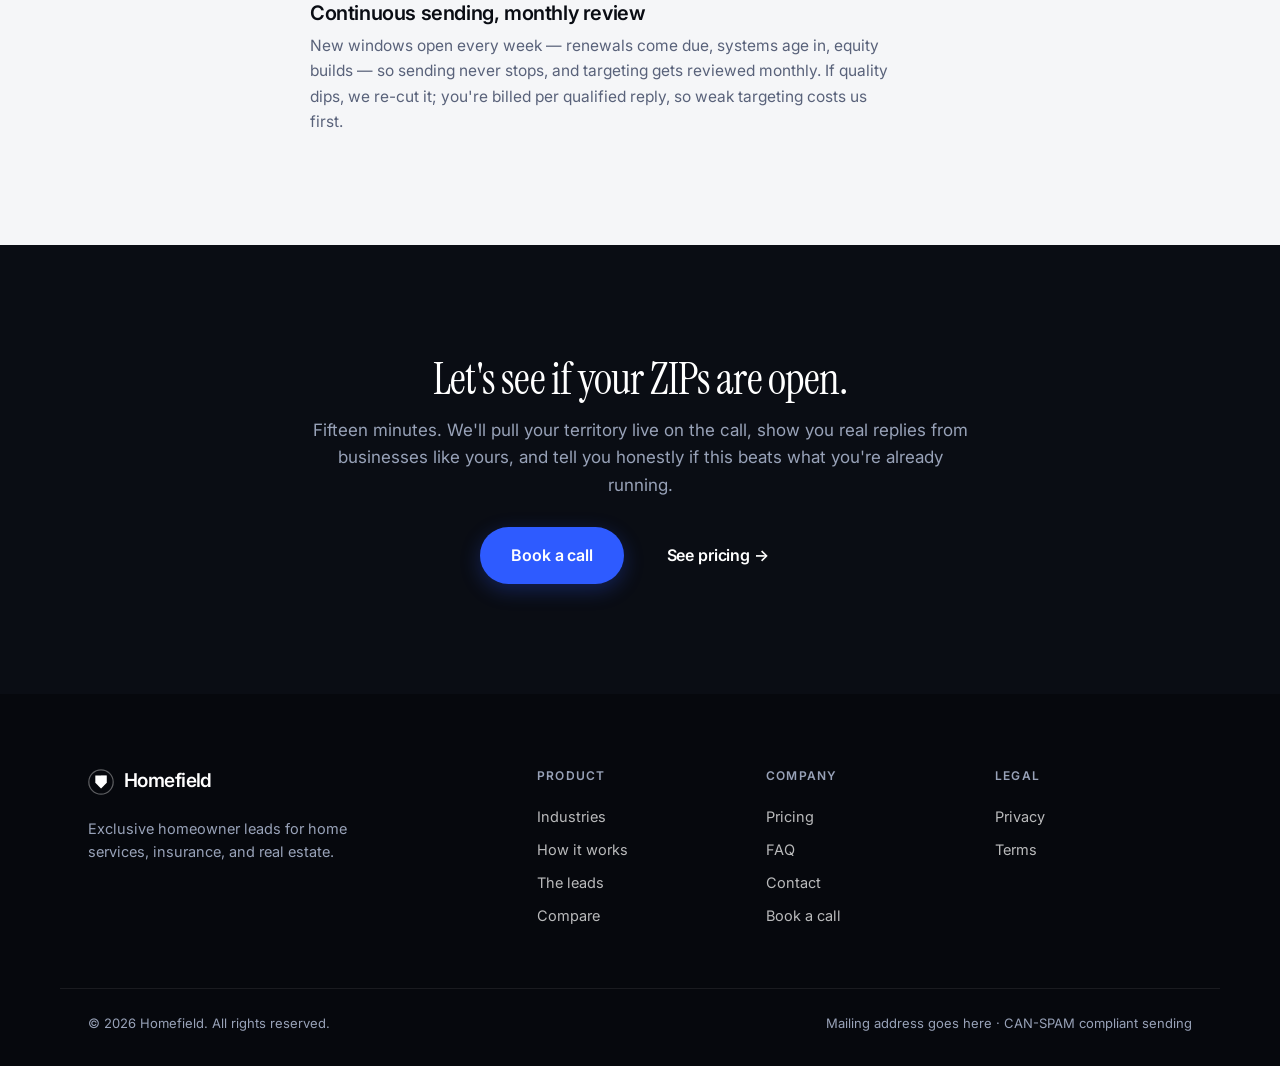
<file: how-it-works.html>
<!DOCTYPE html>
<html lang="en">
<head>
<meta charset="utf-8">
<meta name="viewport" content="width=device-width, initial-scale=1">
<title>How it works — Homefield</title>
<meta name="description" content="The full Homefield process: 275M+ homeowner records, plain-text email timed to the moment a homeowner is ready and sent in your business's name, every reply read and graded, first qualified leads around day 21.">
<meta property="og:title" content="How it works — Homefield">
<meta property="og:description" content="The full Homefield process: 275M+ homeowner records, plain-text email timed to the moment a homeowner is ready and sent in your business's name, every reply read and graded, first qualified leads around day 21.">
<meta property="og:type" content="website">
<link rel="preconnect" href="https://fonts.googleapis.com">
<link rel="preconnect" href="https://fonts.gstatic.com" crossorigin>
<link href="https://fonts.googleapis.com/css2?family=Instrument+Serif:ital@0;1&family=Inter:wght@400;500;600;700&family=JetBrains+Mono:wght@400;500&display=swap" rel="stylesheet">
<link rel="stylesheet" href="styles.css?v=nb2">
<link rel="icon" href="data:image/svg+xml,%3Csvg xmlns='http://www.w3.org/2000/svg' viewBox='0 0 32 32'%3E%3Ccircle cx='16' cy='16' r='16' fill='%230A0D14'/%3E%3Cpath d='M9 9h14v8.5L16 25l-7-7.5z' fill='%232E5BFF'/%3E%3C/svg%3E">
<script>document.documentElement.className += ' js';</script>
<style>
/* ── how-it-works page components ───────────────────── */

/* eight targeting filters */
.hw-filters{ display:grid; grid-template-columns:repeat(4,1fr); gap:16px; margin-bottom:56px; }
.hw-filter{
  background:var(--paper); border:1px solid var(--line); border-radius:var(--r);
  padding:22px 20px;
}
.hw-filter__n{
  font-family:var(--mono); font-size:11px; font-weight:500; letter-spacing:.1em;
  color:var(--accent); margin-bottom:14px;
}
.hw-filter h3{ font-size:15.5px; margin-bottom:8px; }
.hw-filter p{ font-size:13.5px; color:var(--muted); line-height:1.55; }

/* honest-explanation callout */
.hw-note{
  background:var(--paper); border:1px solid var(--line); border-left:3px solid var(--accent);
  border-radius:var(--r); padding:30px 32px; max-width:780px;
}
.hw-note h3{ font-size:21px; margin-bottom:14px; }
.hw-note p{ font-size:15.5px; color:var(--muted); line-height:1.65; }
.hw-note p + p{ margin-top:13px; }
.hw-note strong{ color:var(--ink); font-weight:600; }

/* sample outreach email: paragraph spacing inside the reply card */
.hw-mail .reply__body{ padding-bottom:24px; }
.hw-mail .reply__body p{ margin:0 0 14px; }
.hw-mail .reply__body p:last-child{ margin-bottom:0; }
/* one-line note under the sample email card */
.hw-mail__note{ margin-top:14px; font-size:13.5px; color:var(--muted); line-height:1.6; }

/* two-column block on the dark reply-handling section */
.hw-cols{ display:grid; grid-template-columns:1fr 1fr; gap:56px; align-items:start; }
.hw-cols h3{ font-size:20px; margin-bottom:18px; }
.hw-cols .hw-cols__foot{ margin-top:22px; font-size:14px; color:var(--muted-dark); line-height:1.6; }

/* day 0 → day 21 vertical timeline */
.hw-timeline{ margin-top:8px; }
.hw-tl{ position:relative; padding:0 0 42px 62px; }
.hw-tl:last-child{ padding-bottom:0; }
.hw-tl::before{
  content:""; position:absolute; left:15px; top:28px; bottom:2px; width:2px;
  background:var(--line);
}
.hw-tl:last-child::before{ display:none; }
.hw-tl__dot{
  position:absolute; left:8px; top:6px; width:16px; height:16px; border-radius:50%;
  background:var(--paper-2); border:2px solid var(--accent);
}
.hw-tl--fill .hw-tl__dot{ background:var(--accent); }
.hw-tl__day{
  font-family:var(--mono); font-size:12px; font-weight:500; letter-spacing:.1em;
  text-transform:uppercase; color:var(--accent); margin-bottom:7px;
}
.hw-tl h3{ font-size:20px; margin-bottom:9px; }
.hw-tl p{ font-size:15.5px; color:var(--muted); line-height:1.65; max-width:580px; }

@media (max-width:960px){
  .hw-filters{ grid-template-columns:repeat(2,1fr); }
  .hw-cols{ grid-template-columns:1fr; gap:40px; }
}
@media (max-width:640px){
  .hw-filters{ grid-template-columns:1fr; }
  .hw-note{ padding:24px 22px; }
  .hw-tl{ padding-left:48px; padding-bottom:36px; }
}
</style>
</head>
<body>

<a class="skip" href="#main">Skip to content</a>

<header class="nav" id="nav">
  <div class="wrap nav__inner">
    <a class="brand" href="index.html" aria-label="Homefield home">
      <svg class="brand__mark" viewBox="0 0 32 32" aria-hidden="true">
        <circle cx="16" cy="16" r="15" fill="none" stroke="currentColor" stroke-width="1.5" opacity=".35"/>
        <path d="M9 8 H23 V17 L16 24 L9 17 Z" fill="currentColor"/>
        <path d="M16 8 H23 V17 L16 24 Z" fill="currentColor" opacity=".45"/>
      </svg>
      <span class="brand__word">Homefield</span>
    </a>

    <nav class="nav__links" aria-label="Primary">
      <a href="industries.html">Industries</a>
      <a href="how-it-works.html">How it works</a>
      <a href="leads.html">The leads</a>
      <a href="compare.html">Compare</a>
      <a href="pricing.html">Pricing</a>
      <a href="faq.html">FAQ</a>
    </nav>

    <div class="nav__cta">
      <a class="btn btn--ghost btn--sm" href="https://calendly.com/zatulovebrian/call" target="_blank" rel="noopener">Book a call</a>
    </div>

    <button class="nav__toggle" id="navToggle" aria-expanded="false" aria-controls="mobileNav" aria-label="Open menu">
      <span></span><span></span>
    </button>
  </div>
  <div class="mobilenav" id="mobileNav" hidden>
    <a href="industries.html">Industries</a>
    <a href="how-it-works.html">How it works</a>
    <a href="leads.html">The leads</a>
    <a href="compare.html">Compare</a>
    <a href="pricing.html">Pricing</a>
    <a href="faq.html">FAQ</a>
    <a class="btn btn--primary" href="https://calendly.com/zatulovebrian/call" target="_blank" rel="noopener">Book a call</a>
  </div>
</header>

<main id="main">

<!-- ── PAGE HERO ─────────────────────────────────────── -->
<section class="hero hero--page">
  <div class="hero__glow" aria-hidden="true"></div>
  <div class="wrap hero__inner">
    <p class="eyebrow reveal">How it works</p>
    <h1 class="hero__h1 reveal">
      Three steps to start.<br>
      <em>Then it compounds.</em>
    </h1>
    <p class="hero__sub reveal">
      This page is the whole machine — the data, the timing signals, the sequence, the reply grading,
      and the clock from signature to your first qualified lead.
    </p>
  </div>
</section>

<!-- ── THE THREE STEPS ───────────────────────────────── -->
<section class="section section--tight">
  <div class="wrap">
    <div class="sechead sechead--center">
      <p class="eyebrow eyebrow--dark">The short version</p>
      <h2>Three steps. The rest of this page is the detail.</h2>
    </div>

    <ol class="steps">
      <li class="step">
        <p class="step__n">01</p>
        <h3>Claim your territory</h3>
        <p>Pick 100–500 ZIP codes. Once they're yours, we won't sell them to another business in your industry — first come, first served, no exceptions.</p>
      </li>
      <li class="step">
        <p class="step__n">02</p>
        <h3>We run the outreach</h3>
        <p>A personal three-email sequence, seven days apart, sent from warmed domains that carry your business's name — timed to the moment a homeowner is actually ready: the policy about to renew, the roof hitting year 18, the equity that says it's time to sell.</p>
      </li>
      <li class="step">
        <p class="step__n">03</p>
        <h3>Replies land where you work</h3>
        <p>An interested homeowner writes back, you get a Slack ping and a full record in your CRM within minutes. You take it from there. We keep sending.</p>
      </li>
    </ol>
  </div>
</section>

<!-- ── DATA & TARGETING ──────────────────────────────── -->
<section class="section section--paper">
  <div class="wrap">
    <div class="sechead">
      <p class="eyebrow eyebrow--dark">Data &amp; targeting</p>
      <h2>Start from 275M+ records. End with your list.</h2>
      <p class="lede">
        Every campaign is cut from a national homeowner database and filtered up to eight ways,
        so the only people who get an email are the ones worth your time to talk to.
      </p>
    </div>

    <div class="hw-filters">
      <div class="hw-filter">
        <p class="hw-filter__n">FILTER 01</p>
        <h3>ZIP code</h3>
        <p>Only the ZIPs you've locked. Nothing outside your territory, ever.</p>
      </div>
      <div class="hw-filter">
        <p class="hw-filter__n">FILTER 02</p>
        <h3>Home value</h3>
        <p>A floor and a ceiling, so outreach matches the homes you actually want to work with.</p>
      </div>
      <div class="hw-filter">
        <p class="hw-filter__n">FILTER 03</p>
        <h3>Home &amp; system age</h3>
        <p>Modeled from build year, permits, and property records — so the email lands when the roof is past year 18 or the HVAC past year 12.</p>
      </div>
      <div class="hw-filter">
        <p class="hw-filter__n">FILTER 04</p>
        <h3>Renewal window</h3>
        <p>For insurance: timed so the email lands 30–45 days before the policy renews.</p>
      </div>
      <div class="hw-filter">
        <p class="hw-filter__n">FILTER 05</p>
        <h3>Ownership length</h3>
        <p>Long-tenured owners — the ones least likely to have re-shopped anything in years, and the likeliest to be ready for what comes next.</p>
      </div>
      <div class="hw-filter">
        <p class="hw-filter__n">FILTER 06</p>
        <h3>Equity band</h3>
        <p>The equity that says a sale is realistic — for agents and investors, the filter that matters most.</p>
      </div>
      <div class="hw-filter">
        <p class="hw-filter__n">FILTER 07</p>
        <h3>Income band</h3>
        <p>Estimated household income, so the price conversation fits the household.</p>
      </div>
      <div class="hw-filter">
        <p class="hw-filter__n">FILTER 08</p>
        <h3>Owner-occupancy</h3>
        <p>For investors: absentee owners and tired landlords — the homeowners likeliest to sell direct, off-market, as-is.</p>
      </div>
    </div>

    <div class="hw-note">
      <h3>How we know the moment</h3>
      <p>
        We don't — not exactly. Nobody outside the carrier knows the renewal date, nobody outside
        the household knows the roof is failing, and nobody knows a homeowner has decided to sell
        until they say so. Any vendor who tells you otherwise is selling you something.
      </p>
      <p>
        What we do know is what public records tell us. Closing dates are public, and home policies
        typically renew on the closing anniversary — so we model the renewal month from that. Build
        year, permits, and property records tell us roughly how old a roof or an HVAC system is, so
        we model when it's aging into replacement range. Tenure, equity, absentee ownership, and
        life-stage signals tell us when a sale is realistic. <strong>Most of our outreach lands inside
        the window. Not all of it.</strong> A policy rewritten mid-term drifts off its anniversary, a
        roof gets replaced without a permit, an owner sells a year early — and for those homeowners
        the email arrives early or late instead of on time.
      </p>
      <p>
        When it does, the email is still a relevant note from a local business to a homeowner who
        owns the house — and the ones who reply are still ready. We'd rather explain how the model
        works than pretend we have data nobody sells.
      </p>
    </div>
  </div>
</section>

<!-- ── THE SEQUENCE ──────────────────────────────────── -->
<section class="section">
  <div class="wrap grid-2">
    <div class="grid-2__text">
      <p class="eyebrow eyebrow--dark">The sequence</p>
      <h2>Three short emails that read like a person wrote them.</h2>
      <p class="lede">
        Plain text, first person, your business's name on every one. No logos, no image banners,
        no "Dear Valued Homeowner." That's why people write back.
      </p>
      <ul class="ticks">
        <li><strong>Three emails over 14 days</strong> — seven days apart, then the sequence ends</li>
        <li><strong>Sent from warmed domains carrying your business's name</strong> — the homeowner is talking to you from the first sentence</li>
        <li><strong>Your real domain is never touched</strong> — zero deliverability risk to the email you run your business on</li>
        <li><strong>A reply exits the sequence instantly</strong> — nobody who answers ever gets another automated touch</li>
      </ul>
    </div>

    <!-- SAMPLE CONTENT — illustrative outreach email, not a real send -->
    <div class="grid-2__visual">
      <div class="reply hw-mail">
        <div class="reply__bar">
          <span class="dot"></span><span class="dot"></span><span class="dot"></span>
          <span class="reply__tag">Sample email</span>
        </div>
        <div class="reply__head">
          <div class="avatar">EI</div>
          <div>
            <p class="reply__from">Ellis Insurance Group</p>
            <p class="reply__meta">Subject: Your policy renews in March</p>
          </div>
        </div>
        <div class="reply__body">
          <p>
            Hi Dana — if our records are right, your homeowner's policy comes up for renewal
            in March. Most owners haven't had a second set of eyes on their coverage since
            the year they bought the house.
          </p>
          <p>
            We're a local independent agency, and we'd be glad to run a comparison before the
            renewal lands. It takes about ten minutes and there's no obligation — just reply here
            and we'll get started.
          </p>
          <p>— Jordan, Ellis Insurance Group</p>
        </div>
      </div>
      <p class="hw-mail__note">Insurance shown. Home services, agent, and investor sequences follow the same shape — same length, same plain-text register, a different moment.</p>
    </div>
  </div>
</section>

<!-- ── REPLY HANDLING ────────────────────────────────── -->
<section class="section section--dark">
  <div class="wrap">
    <div class="sechead sechead--center sechead--onDark">
      <p class="eyebrow">Reply handling</p>
      <h2>Every reply gets read. Few get billed.</h2>
      <p class="lede">
        Replies come back to us first, where each one is read and graded before
        anything reaches you or your bill.
      </p>
    </div>

    <div class="hw-cols">
      <div>
        <h3>Disqualified automatically</h3>
        <ul class="ticks ticks--light">
          <li>Bounces and out-of-office auto-replies</li>
          <li>Unsubscribes and opt-outs</li>
          <li>Wrong contacts — moved, deceased, not the owner</li>
          <li>Hostile replies and "no thanks"</li>
        </ul>
        <p class="hw-cols__foot">None of these ever appear on an invoice. You pay for interest, not for volume.</p>
      </div>
      <div>
        <h3>Qualified leads, delivered in minutes</h3>
        <ul class="ticks ticks--light">
          <li><strong>Your inbox</strong> — the full reply thread, verbatim, plus the enriched record</li>
          <li><strong>Slack</strong> — a ping the moment the reply grades qualified</li>
          <li><strong>Your CRM</strong> — pushed by webhook, no CSV exports, no copy-paste</li>
        </ul>
        <p class="hw-cols__foot">A qualified lead is a homeowner asking for a quote, an estimate, a valuation, or an offer — asking what you'd charge, or asking to be called — in their own words.</p>
      </div>
    </div>
  </div>
</section>

<!-- ── STORM RESPONSE ────────────────────────────────── -->
<section class="section section--tight section--paper">
  <div class="wrap wrap--narrow">
    <div class="sechead">
      <p class="eyebrow eyebrow--dark">Storm response</p>
      <h2>When hail hits your ZIPs, we're already writing.</h2>
      <p class="lede">
        After a major wind or hail event in your territory, we run an additional outreach wave —
        separate from the regular calendar — while the roof and the coverage are both on homeowners'
        minds. It's the week people find the leak, discover their deductible, question their carrier,
        and actually answer email from a roofer or an insurance agency.
      </p>
    </div>
    <ul class="ticks">
      <li><strong>Included, no extra cost</strong> — storm-wave replies are billed at your same per-lead rate</li>
      <li><strong>Roofing and insurance</strong> — the roofer in a ZIP gets the estimate requests, the agency in the same ZIP gets the quote requests; neither is ever sold the other's reply</li>
      <li><strong>Your ZIPs only</strong> — the wave runs inside your locked territory, so every reply it produces is yours</li>
    </ul>
  </div>
</section>

<!-- ── COMPLIANCE ────────────────────────────────────── -->
<section class="section">
  <div class="wrap">
    <div class="sechead">
      <p class="eyebrow eyebrow--dark">Compliance</p>
      <h2>Compliance, handled.</h2>
      <p class="lede">
        Commercial email to homeowners is legal under CAN-SPAM and needs no prior consent —
        unlike cold calls and texts, which fall under the TCPA. Here's what we do to keep every send clean.
      </p>
    </div>

    <div class="targeting targeting--flush">
      <div class="targeting__col">
        <h4>Real identity</h4>
        <p>Every email identifies the actual sender — your business, by name. No misleading subject lines, no spoofed headers.</p>
      </div>
      <div class="targeting__col">
        <h4>Physical address</h4>
        <p>A physical mailing address appears in every message, exactly as CAN-SPAM requires.</p>
      </div>
      <div class="targeting__col">
        <h4>One-click unsubscribe</h4>
        <p>Honored instantly. One click and the contact never hears from the campaign again.</p>
      </div>
      <div class="targeting__col">
        <h4>Suppression &amp; state rules</h4>
        <p>Opt-outs go onto a permanently maintained suppression list, and state-specific rules are respected wherever they're stricter.</p>
      </div>
    </div>

    <p class="fineprint">
      The consent gap matters: TCPA rules make cold calls and texts to homeowners legally risky,
      which is one reason we send email and only email.
    </p>
  </div>
</section>

<!-- ── TIMELINE ──────────────────────────────────────── -->
<section class="section section--paper">
  <div class="wrap wrap--narrow">
    <div class="sechead sechead--center">
      <p class="eyebrow eyebrow--dark">Timeline</p>
      <h2>Day 0 to day 21</h2>
      <p class="lede">From signature to first qualified lead in about three weeks. Here's where the time goes.</p>
    </div>

    <ol class="hw-timeline">
      <li class="hw-tl hw-tl--fill">
        <span class="hw-tl__dot" aria-hidden="true"></span>
        <p class="hw-tl__day">Day 0</p>
        <h3>Onboarding call. Territory locked.</h3>
        <p>You pick your ZIP codes and they lock on signature — from this moment, no other Homefield business in your industry can be sold into them.</p>
      </li>
      <li class="hw-tl">
        <span class="hw-tl__dot" aria-hidden="true"></span>
        <p class="hw-tl__day">Days 1–14</p>
        <h3>Domain warmup and list build</h3>
        <p>We warm sending domains that carry your business's name and cut your list from 275M+ homeowner records using the filters above.</p>
      </li>
      <li class="hw-tl">
        <span class="hw-tl__dot" aria-hidden="true"></span>
        <p class="hw-tl__day">Day 15</p>
        <h3>First sends go out</h3>
        <p>The three-email sequence starts landing, timed to each homeowner's moment — 30–45 days before a modeled renewal, a roof aging past year 18, the tenure and equity that say a sale is realistic.</p>
      </li>
      <li class="hw-tl">
        <span class="hw-tl__dot" aria-hidden="true"></span>
        <p class="hw-tl__day">~Day 21</p>
        <h3>First qualified leads arrive</h3>
        <p>The first interested replies come back, get graded, and land in your inbox, Slack, and CRM within minutes.</p>
      </li>
      <li class="hw-tl hw-tl--fill">
        <span class="hw-tl__dot" aria-hidden="true"></span>
        <p class="hw-tl__day">Ongoing</p>
        <h3>Continuous sending, monthly review</h3>
        <p>New windows open every week — renewals come due, systems age in, equity builds — so sending never stops, and targeting gets reviewed monthly. If quality dips, we re-cut it; you're billed per qualified reply, so weak targeting costs us first.</p>
      </li>
    </ol>
  </div>
</section>


<section class="section section--cta">
  <div class="wrap">
    <div class="ctaband">
      <h2>Let's see if your ZIPs are open.</h2>
      <p>Fifteen minutes. We'll pull your territory live on the call, show you real replies from businesses like yours, and tell you honestly if this beats what you're already running.</p>
      <div class="ctaband__actions">
        <a class="btn btn--primary btn--lg" href="https://calendly.com/zatulovebrian/call" target="_blank" rel="noopener">Book a call</a>
        <a class="btn btn--quiet btn--lg" href="pricing.html">See pricing →</a>
      </div>
    </div>
  </div>
</section>

</main>

<footer class="foot">
  <div class="wrap foot__inner">
    <div class="foot__brand">
      <a class="brand brand--foot" href="index.html">
        <svg class="brand__mark" viewBox="0 0 32 32" aria-hidden="true">
          <circle cx="16" cy="16" r="15" fill="none" stroke="currentColor" stroke-width="1.5" opacity=".35"/>
          <path d="M9 8 H23 V17 L16 24 L9 17 Z" fill="currentColor"/>
          <path d="M16 8 H23 V17 L16 24 Z" fill="currentColor" opacity=".45"/>
        </svg>
        <span class="brand__word">Homefield</span>
      </a>
      <p>Exclusive homeowner leads for home services, insurance, and real estate.</p>
    </div>
    <nav class="foot__links" aria-label="Footer">
      <div>
        <h5>Product</h5>
        <a href="industries.html">Industries</a>
        <a href="how-it-works.html">How it works</a>
        <a href="leads.html">The leads</a>
        <a href="compare.html">Compare</a>
      </div>
      <div>
        <h5>Company</h5>
        <a href="pricing.html">Pricing</a>
        <a href="faq.html">FAQ</a>
        <a href="contact.html">Contact</a>
        <a href="https://calendly.com/zatulovebrian/call" target="_blank" rel="noopener">Book a call</a>
      </div>
      <div>
        <h5>Legal</h5>
        <a href="privacy.html">Privacy</a>
        <a href="terms.html">Terms</a>
      </div>
    </nav>
  </div>
  <div class="wrap foot__bar">
    <p>&copy; <span id="yr">2026</span> Homefield. All rights reserved.</p>
    <p>Mailing address goes here · CAN-SPAM compliant sending</p>
  </div>
</footer>

<script src="script.js"></script>
</body>
</html>
</file>
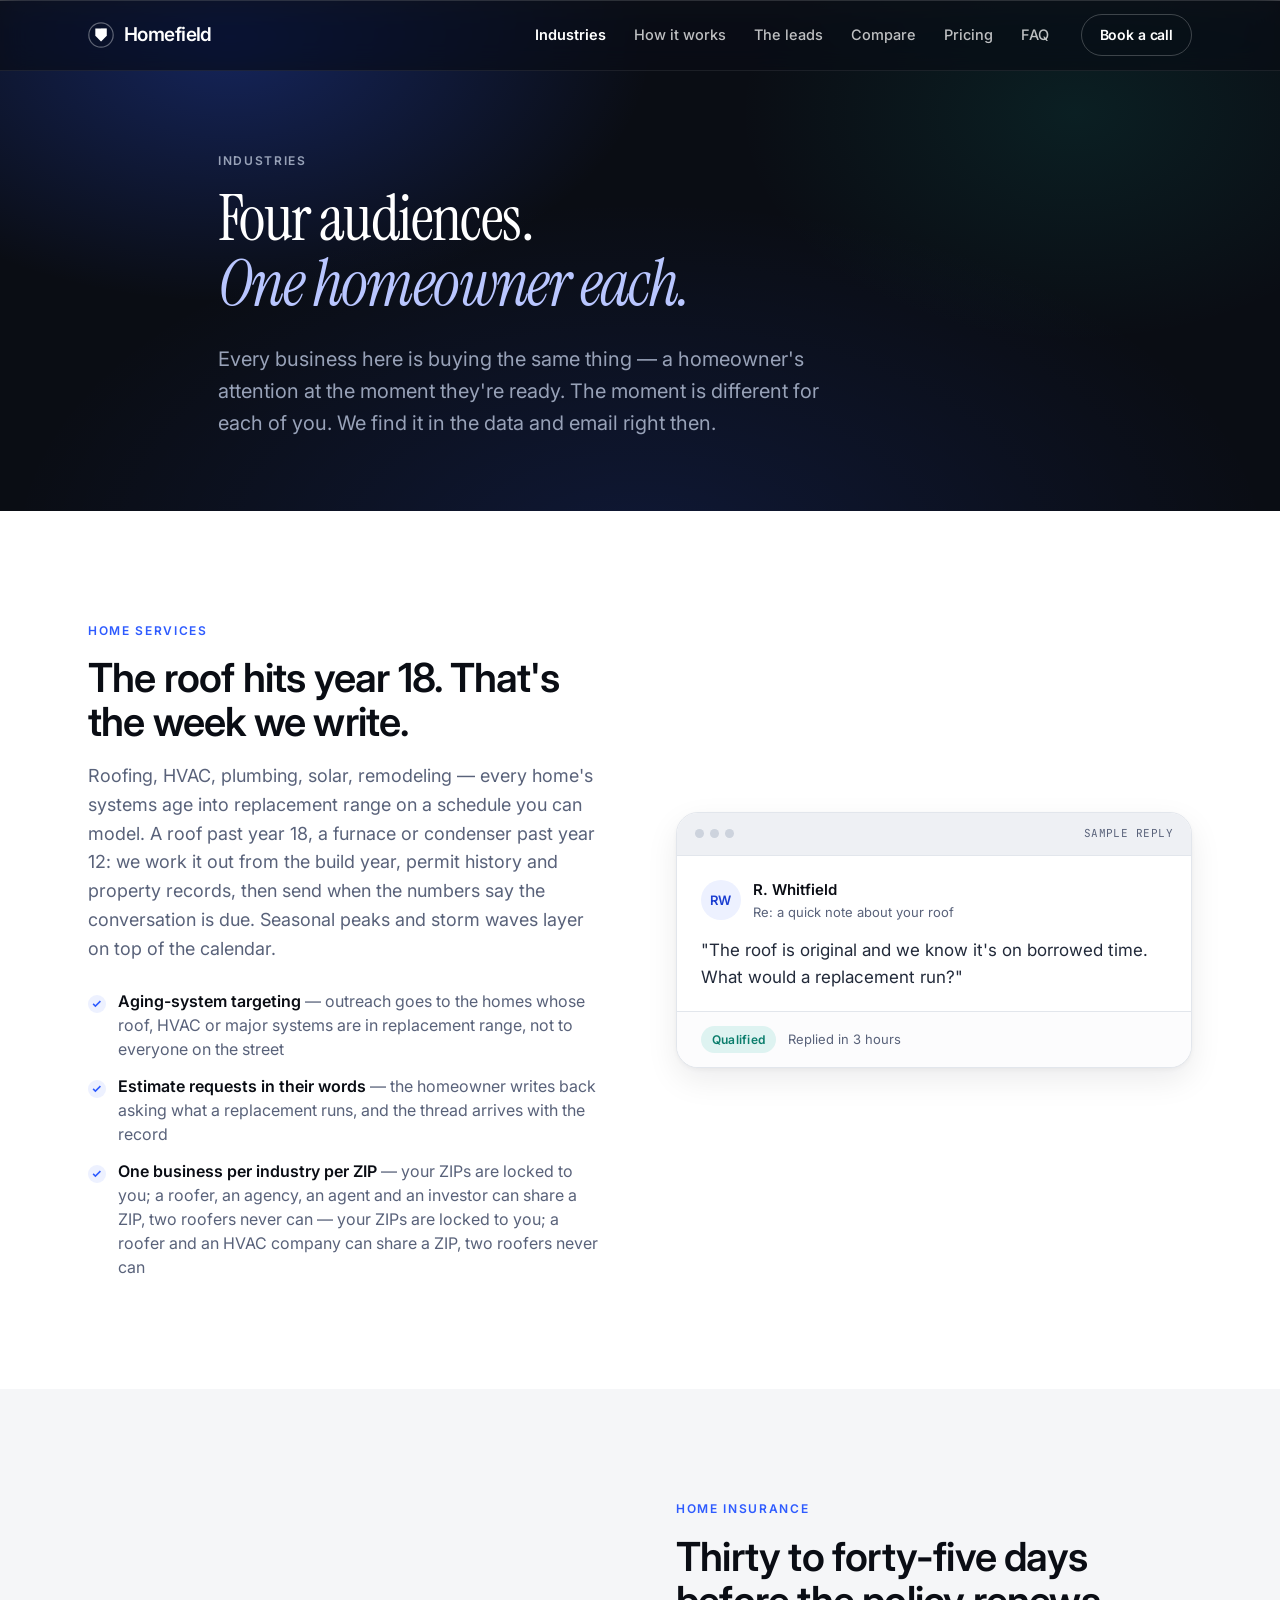
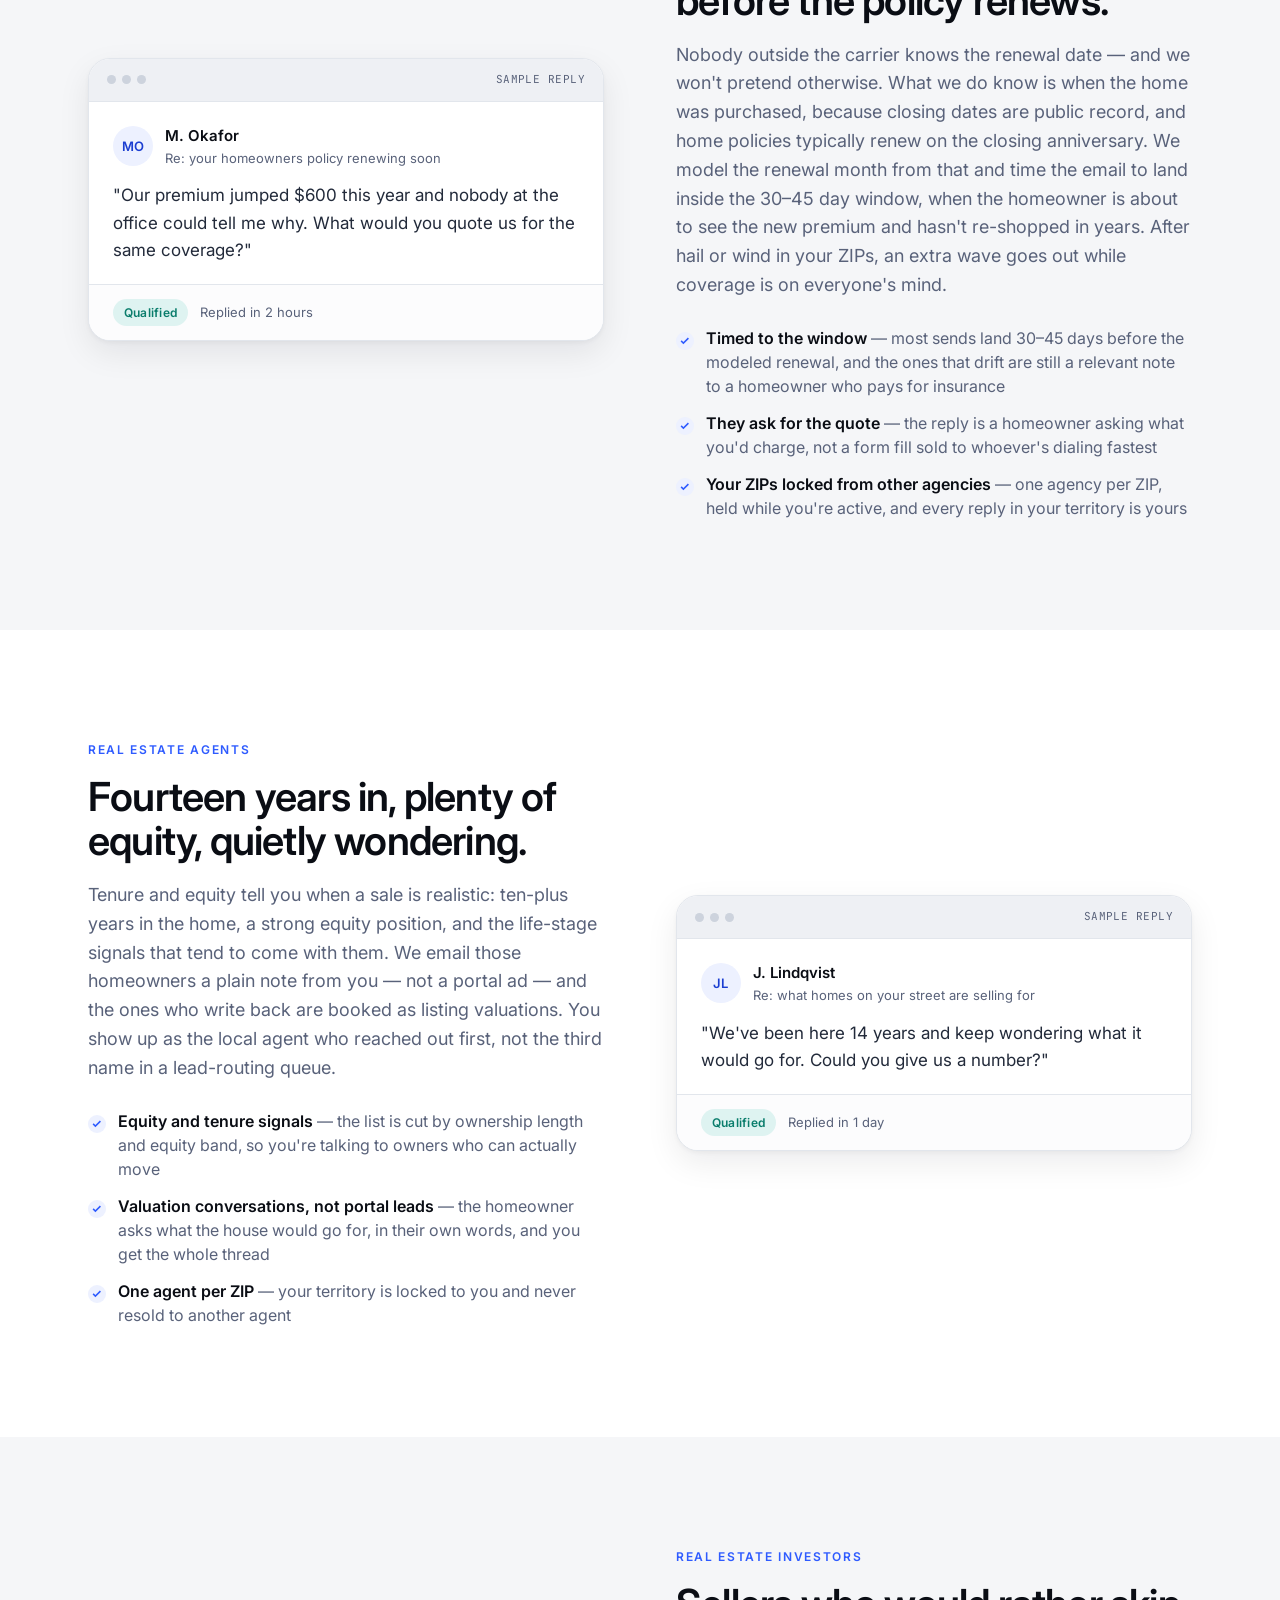
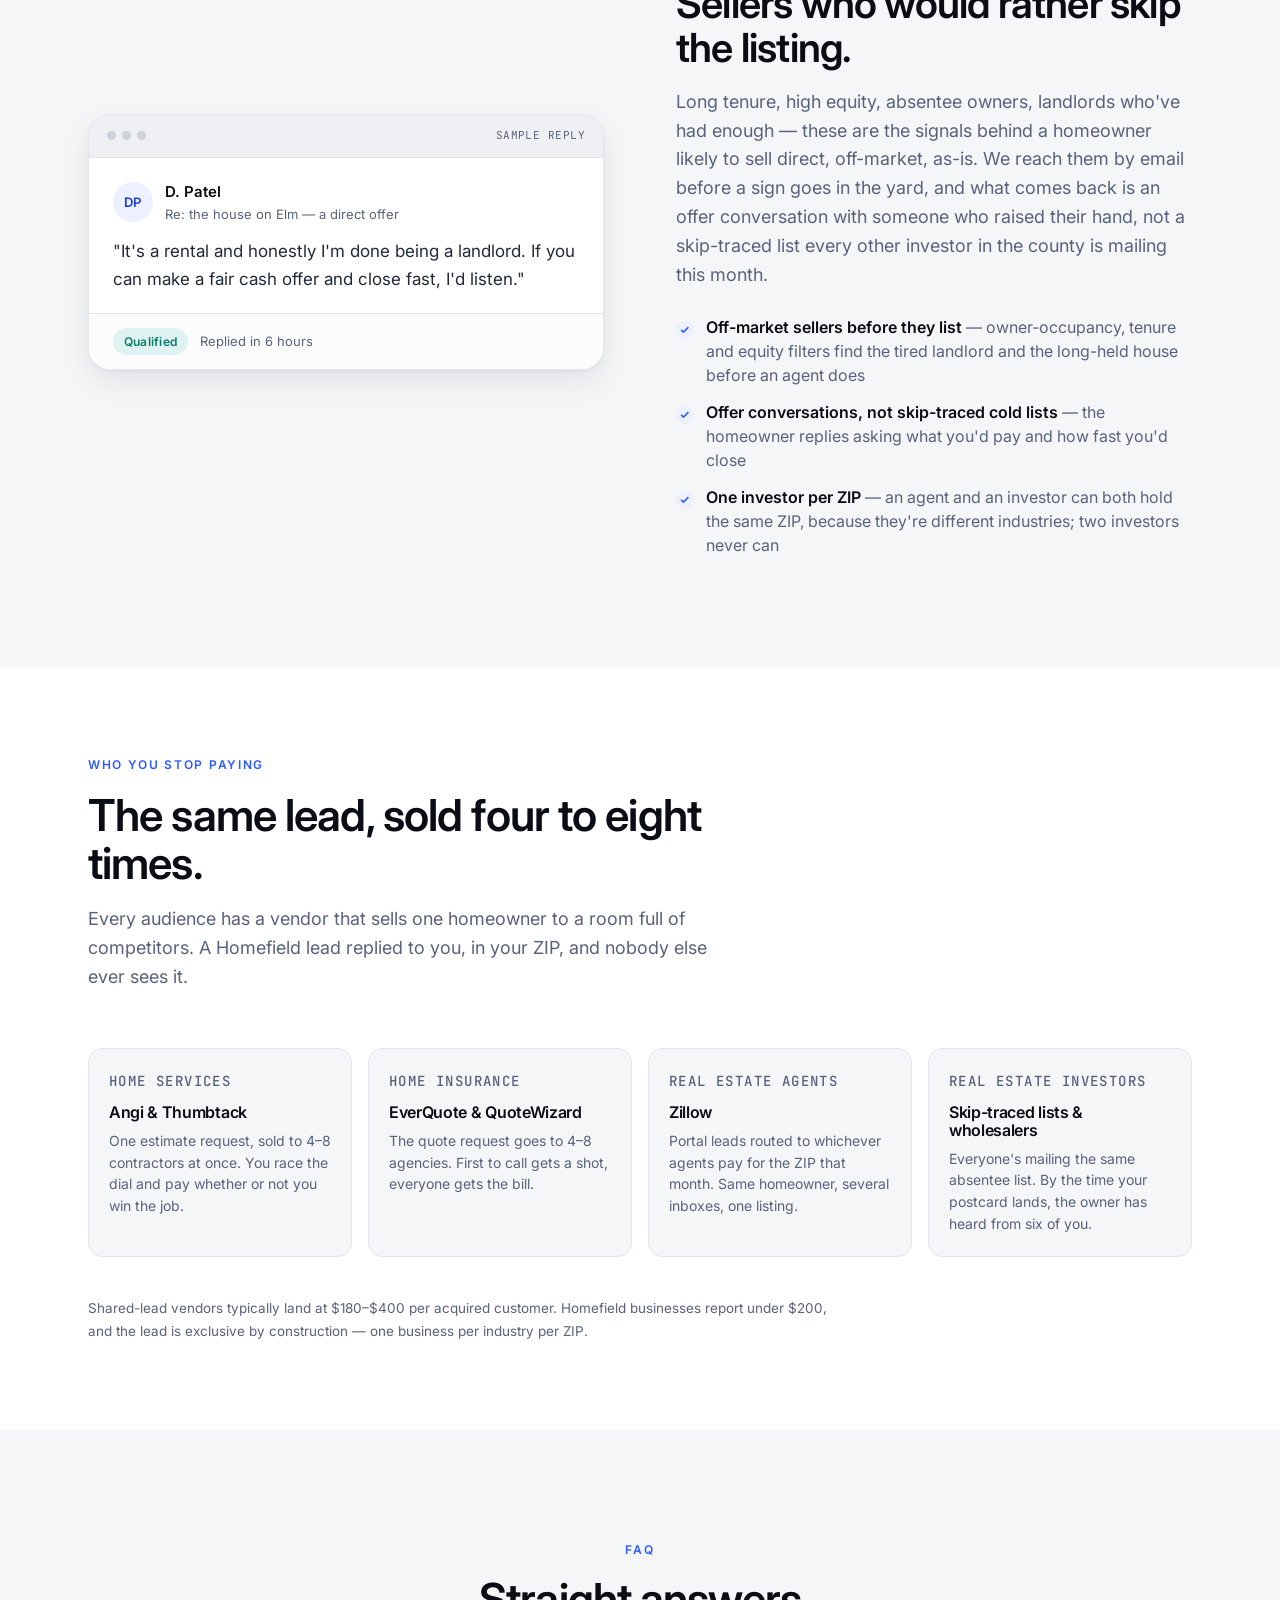
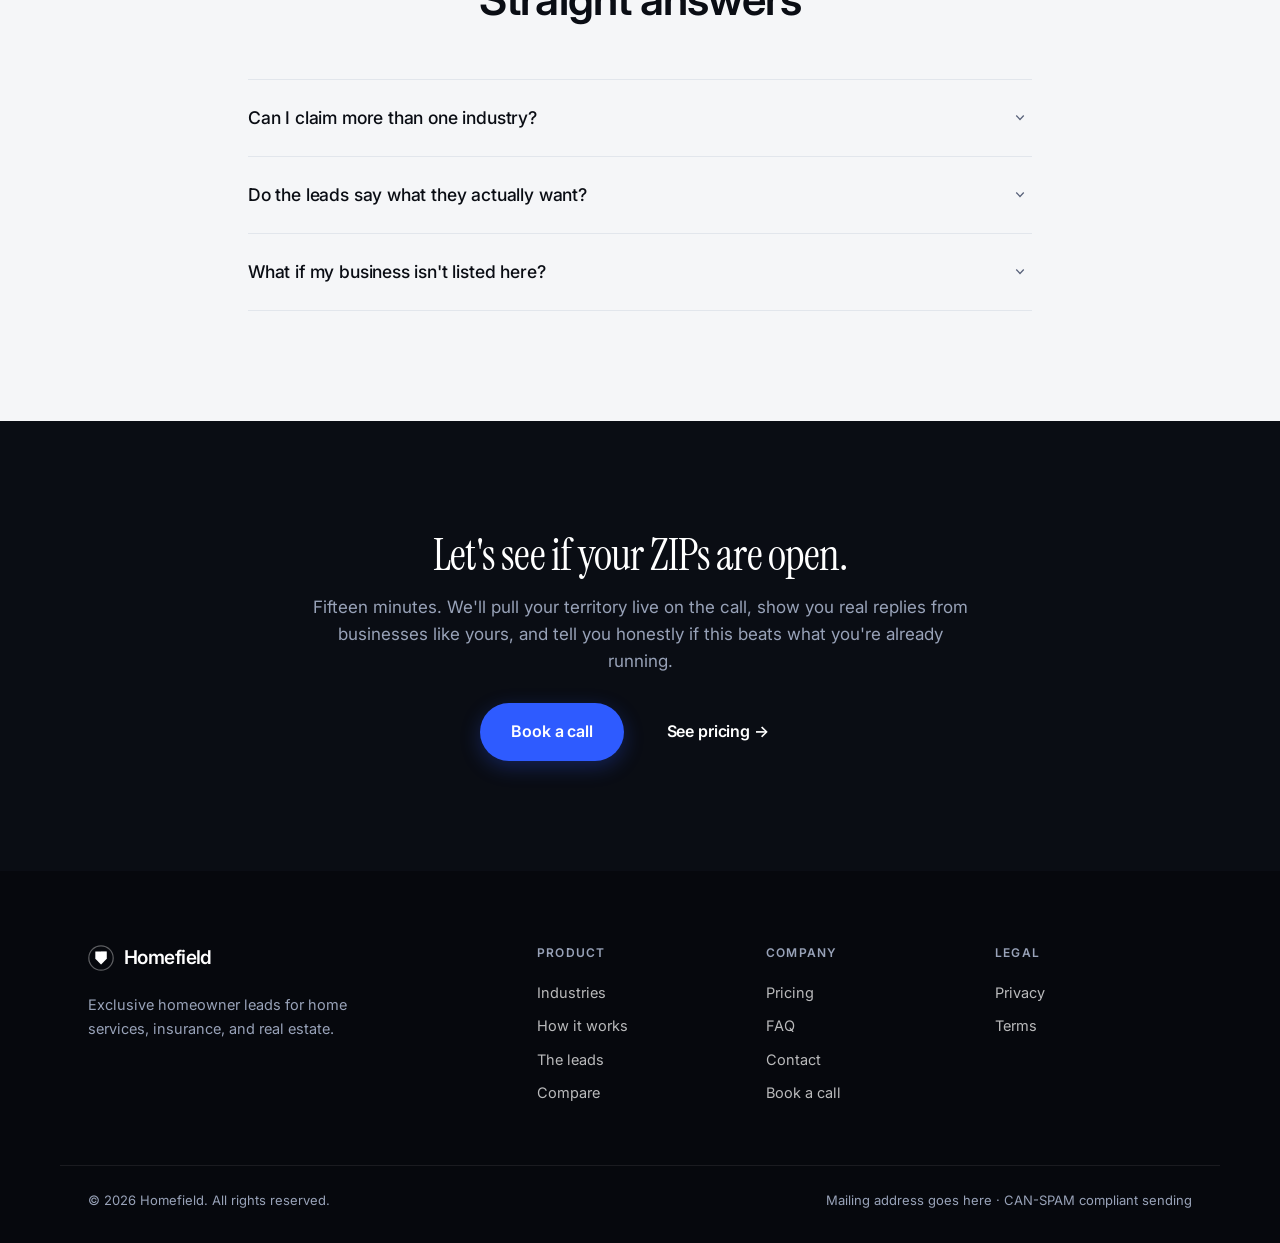
<file: industries.html>
<!DOCTYPE html>
<html lang="en">
<head>
<meta charset="utf-8">
<meta name="viewport" content="width=device-width, initial-scale=1">
<title>Industries — Homefield</title>
<meta name="description" content="Who Homefield works for: home services businesses, home insurance agencies, real estate agents and real estate investors. Same homeowner, a different moment for each — and one business per industry per ZIP.">
<meta property="og:title" content="Industries — Homefield">
<meta property="og:description" content="Who Homefield works for: home services businesses, home insurance agencies, real estate agents and real estate investors. Same homeowner, a different moment for each — and one business per industry per ZIP.">
<meta property="og:type" content="website">
<link rel="preconnect" href="https://fonts.googleapis.com">
<link rel="preconnect" href="https://fonts.gstatic.com" crossorigin>
<link href="https://fonts.googleapis.com/css2?family=Instrument+Serif:ital@0;1&family=Inter:wght@400;500;600;700&family=JetBrains+Mono:wght@400;500&display=swap" rel="stylesheet">
<link rel="stylesheet" href="styles.css?v=nb2">
<link rel="icon" href="data:image/svg+xml,%3Csvg xmlns='http://www.w3.org/2000/svg' viewBox='0 0 32 32'%3E%3Ccircle cx='16' cy='16' r='16' fill='%230A0D14'/%3E%3Cpath d='M9 9h14v8.5L16 25l-7-7.5z' fill='%232E5BFF'/%3E%3C/svg%3E">
<script>document.documentElement.className += ' js';</script>
<style>
/* ── industries page components ─────────────────────── */

/* "who you stop paying" strip: four vendor cards, one per audience */
.in-strip{ display:grid; grid-template-columns:repeat(4,1fr); gap:16px; }
.in-vendor{
  background:var(--paper-2); border:1px solid var(--line); border-radius:var(--r);
  padding:22px 20px;
}
.in-vendor__for{
  font-family:var(--mono); font-size:11px; font-weight:500; letter-spacing:.1em;
  text-transform:uppercase; color:var(--accent); margin-bottom:12px;
}
.in-vendor h3{ font-size:16px; margin-bottom:8px; }
.in-vendor p{ font-size:14px; color:var(--muted); line-height:1.55; }

@media (max-width:900px){
  .in-strip{ grid-template-columns:repeat(2,1fr); }
}
@media (max-width:560px){
  .in-strip{ grid-template-columns:1fr; }
}
</style>
</head>
<body>

<a class="skip" href="#main">Skip to content</a>

<header class="nav" id="nav">
  <div class="wrap nav__inner">
    <a class="brand" href="index.html" aria-label="Homefield home">
      <svg class="brand__mark" viewBox="0 0 32 32" aria-hidden="true">
        <circle cx="16" cy="16" r="15" fill="none" stroke="currentColor" stroke-width="1.5" opacity=".35"/>
        <path d="M9 8 H23 V17 L16 24 L9 17 Z" fill="currentColor"/>
        <path d="M16 8 H23 V17 L16 24 Z" fill="currentColor" opacity=".45"/>
      </svg>
      <span class="brand__word">Homefield</span>
    </a>

    <nav class="nav__links" aria-label="Primary">
      <a href="industries.html">Industries</a>
      <a href="how-it-works.html">How it works</a>
      <a href="leads.html">The leads</a>
      <a href="compare.html">Compare</a>
      <a href="pricing.html">Pricing</a>
      <a href="faq.html">FAQ</a>
    </nav>

    <div class="nav__cta">
      <a class="btn btn--ghost btn--sm" href="https://calendly.com/zatulovebrian/call" target="_blank" rel="noopener">Book a call</a>
    </div>

    <button class="nav__toggle" id="navToggle" aria-expanded="false" aria-controls="mobileNav" aria-label="Open menu">
      <span></span><span></span>
    </button>
  </div>
  <div class="mobilenav" id="mobileNav" hidden>
    <a href="industries.html">Industries</a>
    <a href="how-it-works.html">How it works</a>
    <a href="leads.html">The leads</a>
    <a href="compare.html">Compare</a>
    <a href="pricing.html">Pricing</a>
    <a href="faq.html">FAQ</a>
    <a class="btn btn--primary" href="https://calendly.com/zatulovebrian/call" target="_blank" rel="noopener">Book a call</a>
  </div>
</header>

<main id="main">

<!-- ── PAGE HERO ─────────────────────────────────────── -->
<section class="hero hero--page">
  <div class="hero__glow" aria-hidden="true"></div>
  <div class="wrap hero__inner">
    <p class="eyebrow reveal">Industries</p>
    <h1 class="hero__h1 reveal">
      Four audiences.<br>
      <em>One homeowner each.</em>
    </h1>
    <p class="hero__sub reveal">
      Every business here is buying the same thing — a homeowner's attention at the moment
      they're ready. The moment is different for each of you. We find it in the data and
      email right then.
    </p>
  </div>
</section>

<!-- ── HOME SERVICES ─────────────────────────────────── -->
<section class="section" id="home-services">
  <div class="wrap grid-2">
    <div class="grid-2__text">
      <p class="eyebrow eyebrow--dark">Home services</p>
      <h2>The roof hits year 18. That's the week we write.</h2>
      <p class="lede">
        Roofing, HVAC, plumbing, solar, remodeling — every home's systems age into replacement
        range on a schedule you can model. A roof past year 18, a furnace or condenser past
        year 12: we work it out from the build year, permit history and property records, then
        send when the numbers say the conversation is due. Seasonal peaks and storm waves
        layer on top of the calendar.
      </p>
      <ul class="ticks">
        <li><strong>Aging-system targeting</strong> — outreach goes to the homes whose roof, HVAC or major systems are in replacement range, not to everyone on the street</li>
        <li><strong>Estimate requests in their words</strong> — the homeowner writes back asking what a replacement runs, and the thread arrives with the record</li>
        <li><strong>One business per industry per ZIP</strong> — your ZIPs are locked to you; a roofer, an agency, an agent and an investor can share a ZIP, two roofers never can</strong> — your ZIPs are locked to you; a roofer and an HVAC company can share a ZIP, two roofers never can</li>
      </ul>
    </div>

    <!-- SAMPLE CONTENT — illustrative reply, not a real lead -->
    <div class="grid-2__visual">
      <div class="reply">
        <div class="reply__bar">
          <span class="dot"></span><span class="dot"></span><span class="dot"></span>
          <span class="reply__tag">Sample reply</span>
        </div>
        <div class="reply__head">
          <div class="avatar">RW</div>
          <div>
            <p class="reply__from">R. Whitfield</p>
            <p class="reply__meta">Re: a quick note about your roof</p>
          </div>
        </div>
        <p class="reply__body">
          "The roof is original and we know it's on borrowed time. What would a replacement run?"
        </p>
        <div class="reply__foot">
          <span class="pill pill--good">Qualified</span>
          <span class="reply__time">Replied in 3 hours</span>
        </div>
      </div>
    </div>
  </div>
</section>

<!-- ── HOME INSURANCE ────────────────────────────────── -->
<section class="section section--paper" id="home-insurance">
  <div class="wrap grid-2 grid-2--flip">
    <div class="grid-2__text">
      <p class="eyebrow eyebrow--dark">Home insurance</p>
      <h2>Thirty to forty-five days before the policy renews.</h2>
      <p class="lede">
        Nobody outside the carrier knows the renewal date — and we won't pretend otherwise.
        What we do know is when the home was purchased, because closing dates are public record,
        and home policies typically renew on the closing anniversary. We model the renewal month
        from that and time the email to land inside the 30–45 day window, when the homeowner is
        about to see the new premium and hasn't re-shopped in years. After hail or wind in your
        ZIPs, an extra wave goes out while coverage is on everyone's mind.
      </p>
      <ul class="ticks">
        <li><strong>Timed to the window</strong> — most sends land 30–45 days before the modeled renewal, and the ones that drift are still a relevant note to a homeowner who pays for insurance</li>
        <li><strong>They ask for the quote</strong> — the reply is a homeowner asking what you'd charge, not a form fill sold to whoever's dialing fastest</li>
        <li><strong>Your ZIPs locked from other agencies</strong> — one agency per ZIP, held while you're active, and every reply in your territory is yours</li>
      </ul>
    </div>

    <!-- SAMPLE CONTENT — illustrative reply, not a real lead -->
    <div class="grid-2__visual">
      <div class="reply">
        <div class="reply__bar">
          <span class="dot"></span><span class="dot"></span><span class="dot"></span>
          <span class="reply__tag">Sample reply</span>
        </div>
        <div class="reply__head">
          <div class="avatar">MO</div>
          <div>
            <p class="reply__from">M. Okafor</p>
            <p class="reply__meta">Re: your homeowners policy renewing soon</p>
          </div>
        </div>
        <p class="reply__body">
          "Our premium jumped $600 this year and nobody at the office could tell me why.
          What would you quote us for the same coverage?"
        </p>
        <div class="reply__foot">
          <span class="pill pill--good">Qualified</span>
          <span class="reply__time">Replied in 2 hours</span>
        </div>
      </div>
    </div>
  </div>
</section>

<!-- ── REAL ESTATE AGENTS ────────────────────────────── -->
<section class="section" id="real-estate-agents">
  <div class="wrap grid-2">
    <div class="grid-2__text">
      <p class="eyebrow eyebrow--dark">Real estate agents</p>
      <h2>Fourteen years in, plenty of equity, quietly wondering.</h2>
      <p class="lede">
        Tenure and equity tell you when a sale is realistic: ten-plus years in the home, a strong
        equity position, and the life-stage signals that tend to come with them. We email those
        homeowners a plain note from you — not a portal ad — and the ones who write back are
        booked as listing valuations. You show up as the local agent who reached out first, not
        the third name in a lead-routing queue.
      </p>
      <ul class="ticks">
        <li><strong>Equity and tenure signals</strong> — the list is cut by ownership length and equity band, so you're talking to owners who can actually move</li>
        <li><strong>Valuation conversations, not portal leads</strong> — the homeowner asks what the house would go for, in their own words, and you get the whole thread</li>
        <li><strong>One agent per ZIP</strong> — your territory is locked to you and never resold to another agent</li>
      </ul>
    </div>

    <!-- SAMPLE CONTENT — illustrative reply, not a real lead -->
    <div class="grid-2__visual">
      <div class="reply">
        <div class="reply__bar">
          <span class="dot"></span><span class="dot"></span><span class="dot"></span>
          <span class="reply__tag">Sample reply</span>
        </div>
        <div class="reply__head">
          <div class="avatar">JL</div>
          <div>
            <p class="reply__from">J. Lindqvist</p>
            <p class="reply__meta">Re: what homes on your street are selling for</p>
          </div>
        </div>
        <p class="reply__body">
          "We've been here 14 years and keep wondering what it would go for. Could you give us a number?"
        </p>
        <div class="reply__foot">
          <span class="pill pill--good">Qualified</span>
          <span class="reply__time">Replied in 1 day</span>
        </div>
      </div>
    </div>
  </div>
</section>

<!-- ── REAL ESTATE INVESTORS ─────────────────────────── -->
<section class="section section--paper" id="real-estate-investors">
  <div class="wrap grid-2 grid-2--flip">
    <div class="grid-2__text">
      <p class="eyebrow eyebrow--dark">Real estate investors</p>
      <h2>Sellers who would rather skip the listing.</h2>
      <p class="lede">
        Long tenure, high equity, absentee owners, landlords who've had enough — these are the
        signals behind a homeowner likely to sell direct, off-market, as-is. We reach them by
        email before a sign goes in the yard, and what comes back is an offer conversation with
        someone who raised their hand, not a skip-traced list every other investor in the county
        is mailing this month.
      </p>
      <ul class="ticks">
        <li><strong>Off-market sellers before they list</strong> — owner-occupancy, tenure and equity filters find the tired landlord and the long-held house before an agent does</li>
        <li><strong>Offer conversations, not skip-traced cold lists</strong> — the homeowner replies asking what you'd pay and how fast you'd close</li>
        <li><strong>One investor per ZIP</strong> — an agent and an investor can both hold the same ZIP, because they're different industries; two investors never can</li>
      </ul>
    </div>

    <!-- SAMPLE CONTENT — illustrative reply, not a real lead -->
    <div class="grid-2__visual">
      <div class="reply">
        <div class="reply__bar">
          <span class="dot"></span><span class="dot"></span><span class="dot"></span>
          <span class="reply__tag">Sample reply</span>
        </div>
        <div class="reply__head">
          <div class="avatar">DP</div>
          <div>
            <p class="reply__from">D. Patel</p>
            <p class="reply__meta">Re: the house on Elm — a direct offer</p>
          </div>
        </div>
        <p class="reply__body">
          "It's a rental and honestly I'm done being a landlord. If you can make a fair cash offer
          and close fast, I'd listen."
        </p>
        <div class="reply__foot">
          <span class="pill pill--good">Qualified</span>
          <span class="reply__time">Replied in 6 hours</span>
        </div>
      </div>
    </div>
  </div>
</section>

<!-- ── WHO YOU STOP PAYING ───────────────────────────── -->
<section class="section section--tight">
  <div class="wrap">
    <div class="sechead">
      <p class="eyebrow eyebrow--dark">Who you stop paying</p>
      <h2>The same lead, sold four to eight times.</h2>
      <p class="lede">
        Every audience has a vendor that sells one homeowner to a room full of competitors.
        A Homefield lead replied to you, in your ZIP, and nobody else ever sees it.
      </p>
    </div>

    <div class="in-strip">
      <div class="in-vendor">
        <p class="in-vendor__for">Home services</p>
        <h3>Angi &amp; Thumbtack</h3>
        <p>One estimate request, sold to 4–8 contractors at once. You race the dial and pay whether or not you win the job.</p>
      </div>
      <div class="in-vendor">
        <p class="in-vendor__for">Home insurance</p>
        <h3>EverQuote &amp; QuoteWizard</h3>
        <p>The quote request goes to 4–8 agencies. First to call gets a shot, everyone gets the bill.</p>
      </div>
      <div class="in-vendor">
        <p class="in-vendor__for">Real estate agents</p>
        <h3>Zillow</h3>
        <p>Portal leads routed to whichever agents pay for the ZIP that month. Same homeowner, several inboxes, one listing.</p>
      </div>
      <div class="in-vendor">
        <p class="in-vendor__for">Real estate investors</p>
        <h3>Skip-traced lists &amp; wholesalers</h3>
        <p>Everyone's mailing the same absentee list. By the time your postcard lands, the owner has heard from six of you.</p>
      </div>
    </div>

    <p class="fineprint">
      Shared-lead vendors typically land at $180–$400 per acquired customer. Homefield businesses report under $200,
      and the lead is exclusive by construction — one business per industry per ZIP.
    </p>
  </div>
</section>

<!-- ── FAQ ───────────────────────────────────────────── -->
<section class="section section--paper">
  <div class="wrap wrap--narrow">
    <div class="sechead sechead--center">
      <p class="eyebrow eyebrow--dark">FAQ</p>
      <h2>Straight answers</h2>
    </div>

    <div class="faq">
      <details class="faq__item">
        <summary>Can I claim more than one industry?</summary>
        <div class="faq__a"><p>Yes. Each industry is its own territory lock — an agent who also invests holds a separate lock per industry in the same ZIPs. Pricing and the per-lead rate work the same way for each.</p></div>
      </details>
      <details class="faq__item">
        <summary>Do the leads say what they actually want?</summary>
        <div class="faq__a"><p>They reply in their own words, and most name it outright — a quote, an estimate, a valuation, or an offer. The full reply thread is attached to every lead, verbatim, so you're never guessing at what the homeowner meant.</p></div>
      </details>
      <details class="faq__item">
        <summary>What if my business isn't listed here?</summary>
        <div class="faq__a"><p>If you serve homeowners at their house, there's almost always a moment in the data we can time it to. Ask on the call — we'll tell you honestly whether the signal exists for your trade before you commit to anything.</p></div>
      </details>
    </div>
  </div>
</section>

<section class="section section--cta">
  <div class="wrap">
    <div class="ctaband">
      <h2>Let's see if your ZIPs are open.</h2>
      <p>Fifteen minutes. We'll pull your territory live on the call, show you real replies from businesses like yours, and tell you honestly if this beats what you're already running.</p>
      <div class="ctaband__actions">
        <a class="btn btn--primary btn--lg" href="https://calendly.com/zatulovebrian/call" target="_blank" rel="noopener">Book a call</a>
        <a class="btn btn--quiet btn--lg" href="pricing.html">See pricing →</a>
      </div>
    </div>
  </div>
</section>

</main>

<footer class="foot">
  <div class="wrap foot__inner">
    <div class="foot__brand">
      <a class="brand brand--foot" href="index.html">
        <svg class="brand__mark" viewBox="0 0 32 32" aria-hidden="true">
          <circle cx="16" cy="16" r="15" fill="none" stroke="currentColor" stroke-width="1.5" opacity=".35"/>
          <path d="M9 8 H23 V17 L16 24 L9 17 Z" fill="currentColor"/>
          <path d="M16 8 H23 V17 L16 24 Z" fill="currentColor" opacity=".45"/>
        </svg>
        <span class="brand__word">Homefield</span>
      </a>
      <p>Exclusive homeowner leads for home services, insurance, and real estate.</p>
    </div>
    <nav class="foot__links" aria-label="Footer">
      <div>
        <h5>Product</h5>
        <a href="industries.html">Industries</a>
        <a href="how-it-works.html">How it works</a>
        <a href="leads.html">The leads</a>
        <a href="compare.html">Compare</a>
      </div>
      <div>
        <h5>Company</h5>
        <a href="pricing.html">Pricing</a>
        <a href="faq.html">FAQ</a>
        <a href="contact.html">Contact</a>
        <a href="https://calendly.com/zatulovebrian/call" target="_blank" rel="noopener">Book a call</a>
      </div>
      <div>
        <h5>Legal</h5>
        <a href="privacy.html">Privacy</a>
        <a href="terms.html">Terms</a>
      </div>
    </nav>
  </div>
  <div class="wrap foot__bar">
    <p>&copy; <span id="yr">2026</span> Homefield. All rights reserved.</p>
    <p>Mailing address goes here · CAN-SPAM compliant sending</p>
  </div>
</footer>

<script src="script.js"></script>
</body>
</html>
</file>
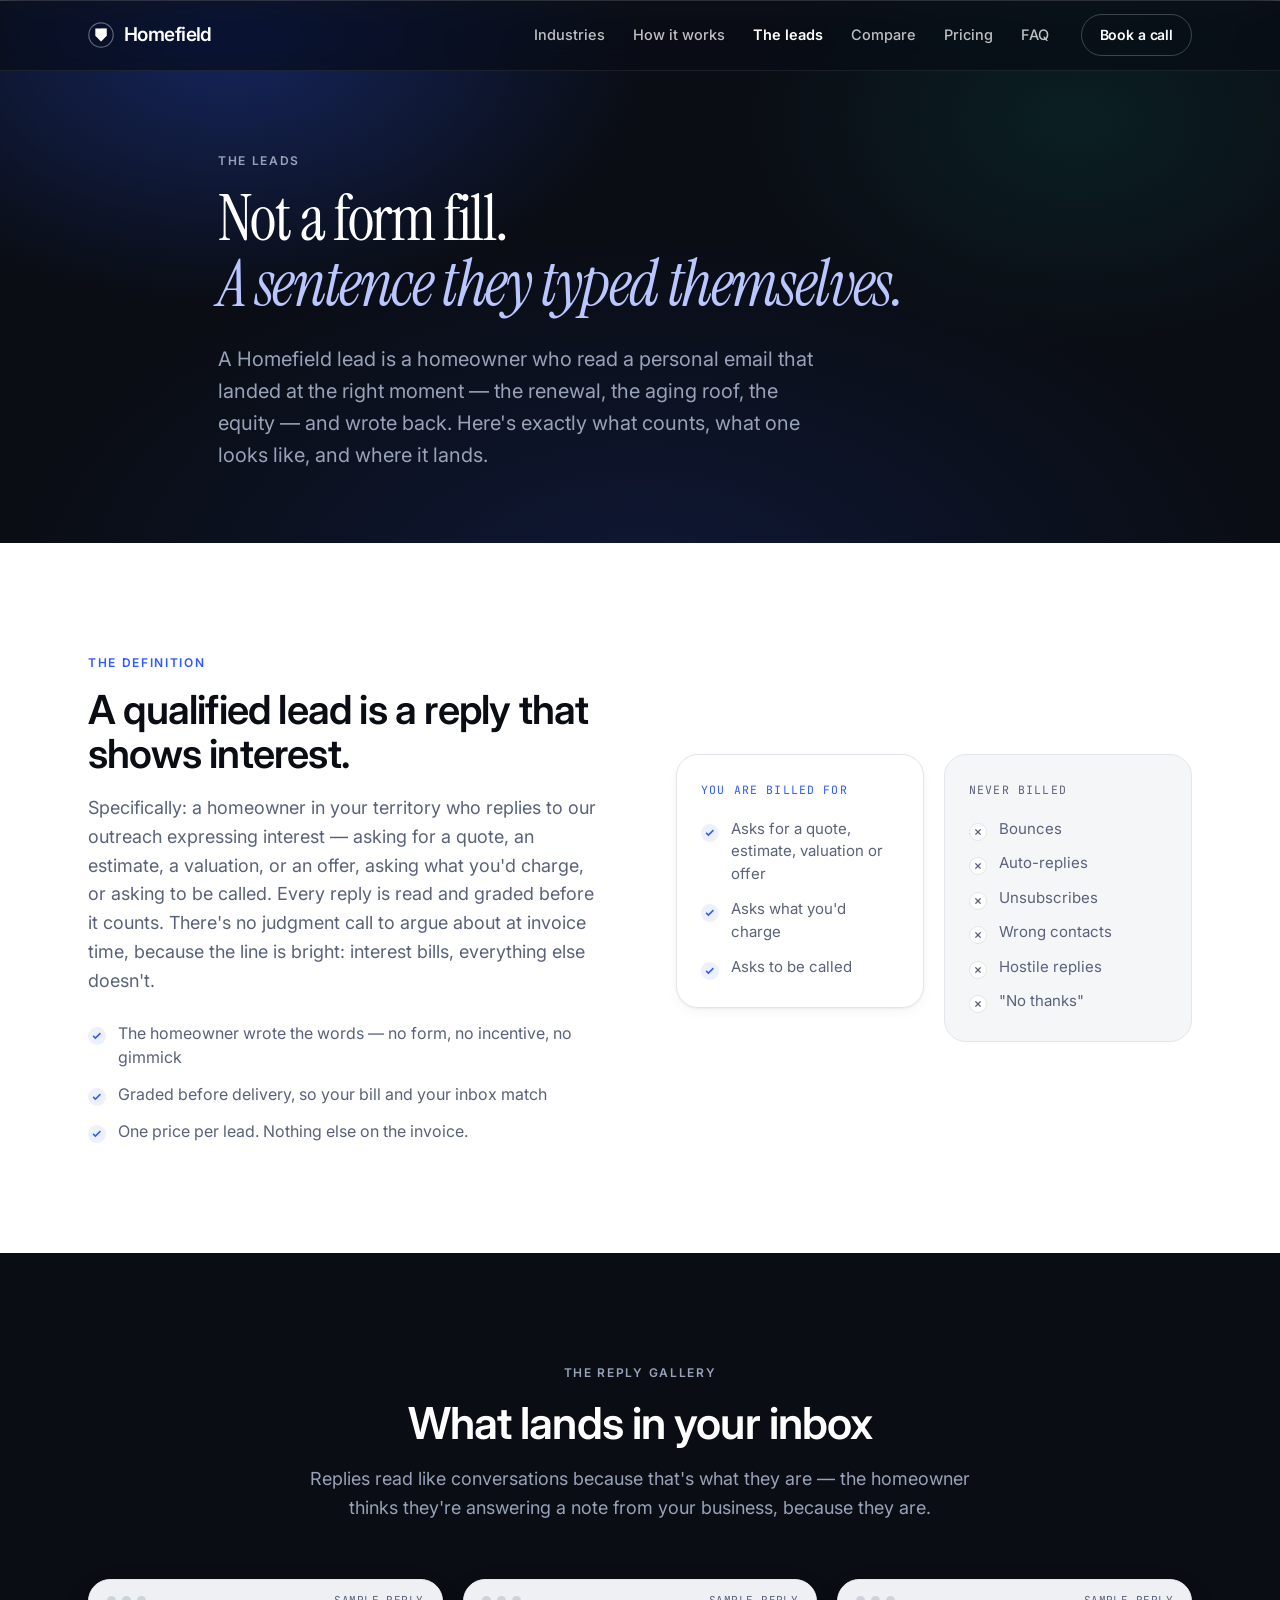
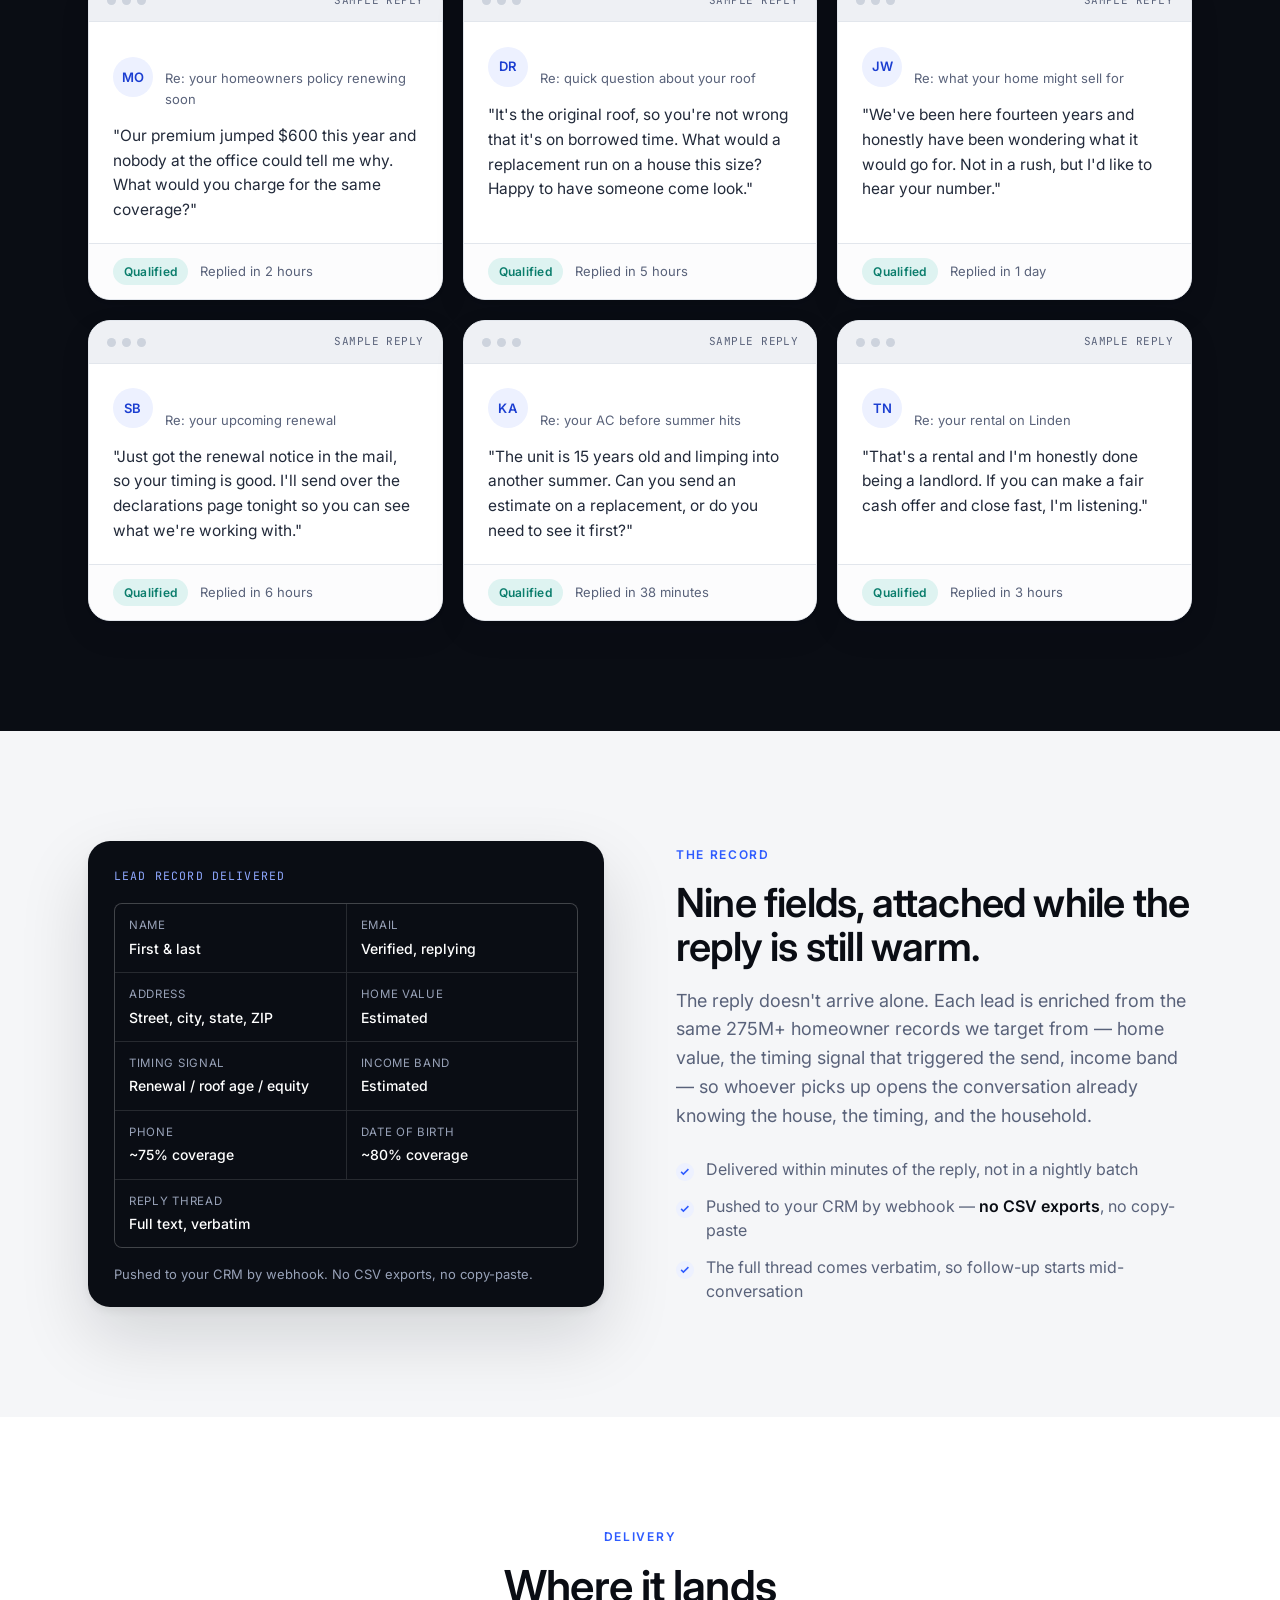
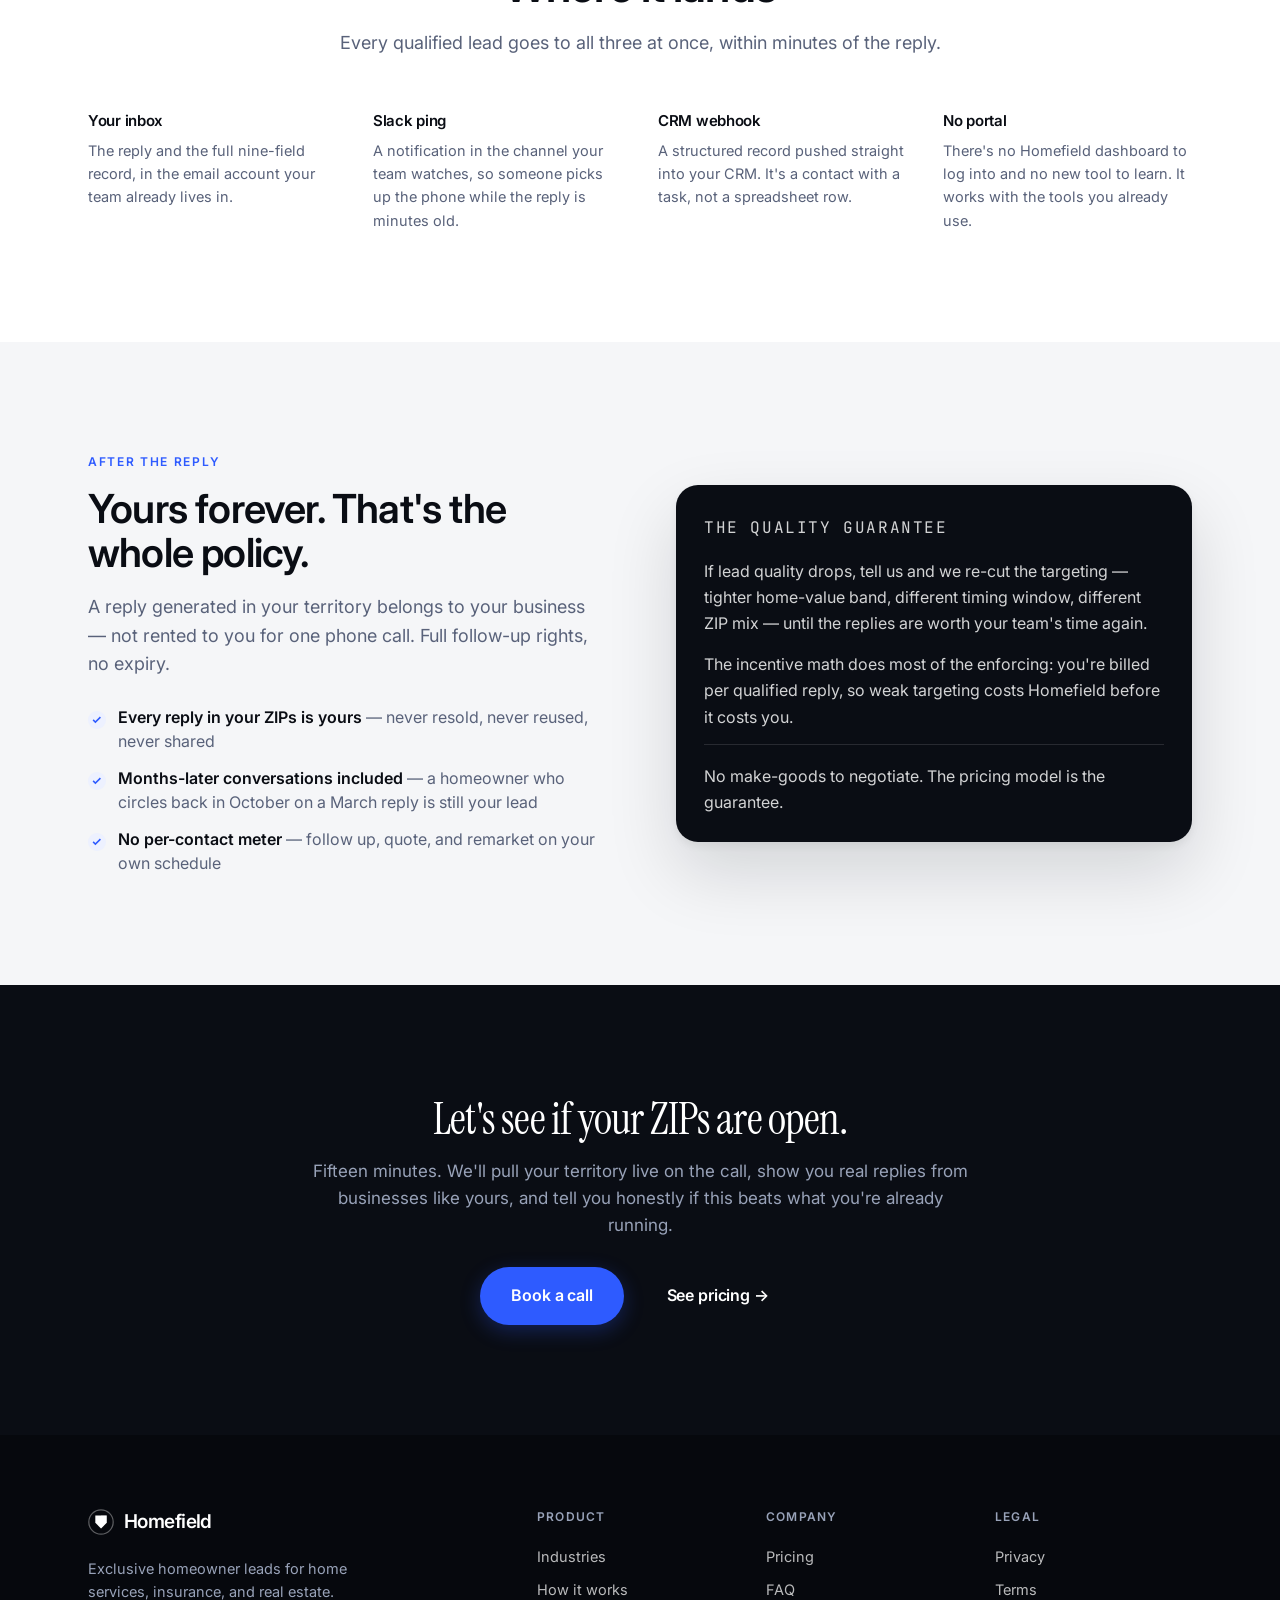
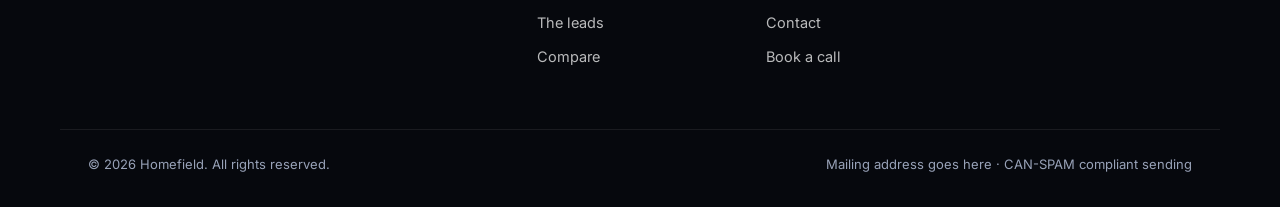
<file: leads.html>
<!DOCTYPE html>
<html lang="en">
<head>
<meta charset="utf-8">
<meta name="viewport" content="width=device-width, initial-scale=1">
<title>The leads — Homefield</title>
<meta name="description" content="What counts as a qualified Homefield lead: a homeowner reply asking for a quote, estimate, valuation or offer, delivered with a nine-field record to your inbox, Slack, and CRM within minutes.">
<meta property="og:title" content="The leads — Homefield">
<meta property="og:description" content="Not a form fill. A sentence they typed themselves — with the full record attached.">
<meta property="og:type" content="website">
<link rel="preconnect" href="https://fonts.googleapis.com">
<link rel="preconnect" href="https://fonts.gstatic.com" crossorigin>
<link href="https://fonts.googleapis.com/css2?family=Instrument+Serif:ital@0;1&family=Inter:wght@400;500;600;700&family=JetBrains+Mono:wght@400;500&display=swap" rel="stylesheet">
<link rel="stylesheet" href="styles.css?v=nb2">
<link rel="icon" href="data:image/svg+xml,%3Csvg xmlns='http://www.w3.org/2000/svg' viewBox='0 0 32 32'%3E%3Ccircle cx='16' cy='16' r='16' fill='%230A0D14'/%3E%3Cpath d='M9 9h14v8.5L16 25l-7-7.5z' fill='%232E5BFF'/%3E%3C/svg%3E">
<script>document.documentElement.className += ' js';</script>
<style>
/* leads.html — page-local components (ld- prefix) */

/* billed / never-billed pair */
.ld-billing{ display:grid; grid-template-columns:1fr 1fr; gap:20px; align-items:start; }
.ld-billing__card{
  background:var(--paper); border:1px solid var(--line); border-radius:var(--r-lg);
  padding:26px 24px 28px; box-shadow:var(--shadow-sm);
}
.ld-billing__card--never{ background:var(--paper-2); box-shadow:none; }
.ld-billing__head{
  font-family:var(--mono); font-size:11.5px; letter-spacing:.1em; text-transform:uppercase;
  color:var(--muted); margin-bottom:18px;
}
.ld-billing__head--good{ color:var(--accent); }
.ld-billing__card .ticks li{ font-size:15px; }

/* cross-marked list — the "never billed" counterpart to .ticks */
.ld-crosses{ display:flex; flex-direction:column; gap:12px; }
.ld-crosses li{ position:relative; padding-left:30px; font-size:15px; color:var(--muted); line-height:1.5; }
.ld-crosses li::before{
  content:""; position:absolute; left:0; top:5px; width:18px; height:18px;
  border-radius:50%; background-color:var(--paper-3);
  background-image:url("data:image/svg+xml,%3Csvg xmlns='http://www.w3.org/2000/svg' viewBox='0 0 20 20' fill='%2359627A'%3E%3Cpath d='M13.9 7.3 12.7 6.1 10 8.8 7.3 6.1 6.1 7.3 8.8 10l-2.7 2.7 1.2 1.2 2.7-2.7 2.7 2.7 1.2-1.2-2.7-2.7z'/%3E%3C/svg%3E");
  background-size:contain;
}
.ld-billing__card--never .ld-crosses li::before{ background-color:var(--paper); border:1px solid var(--line); }

/* reply gallery grid */
.ld-gallery{ display:grid; grid-template-columns:repeat(3,1fr); gap:20px; }
.ld-gallery .reply{ margin-bottom:0; display:flex; flex-direction:column; }
.ld-gallery .reply__body{ flex:1; font-size:15.5px; }
.ld-gallery .reply__foot{ margin-top:auto; }

/* targeting grid used standalone (no steps above it) */
.ld-flush{ margin-top:0; padding-top:0; border-top:0; }

/* quality-guarantee card */
.ld-guarantee{
  background:var(--ink); color:#fff; border-radius:var(--r-lg);
  padding:30px 28px 26px; box-shadow:var(--shadow-lg);
}
.ld-guarantee__tag{
  font-family:var(--mono); font-size:11.5px; letter-spacing:.1em; text-transform:uppercase;
  color:#8FA8FF; margin-bottom:16px;
}
.ld-guarantee p{ font-size:16px; line-height:1.65; color:rgba(255,255,255,.82); }
.ld-guarantee p + p{ margin-top:14px; }
.ld-guarantee__foot{
  margin-top:20px; padding-top:18px; border-top:1px solid var(--line-dark);
  font-size:13.5px; color:var(--muted-dark);
}

@media (max-width:1000px){
  .ld-gallery{ grid-template-columns:1fr 1fr; }
}
@media (max-width:760px){
  .ld-gallery{ grid-template-columns:1fr; }
  .ld-billing{ grid-template-columns:1fr; }
}
</style>
</head>
<body>

<a class="skip" href="#main">Skip to content</a>

<header class="nav" id="nav">
  <div class="wrap nav__inner">
    <a class="brand" href="index.html" aria-label="Homefield home">
      <svg class="brand__mark" viewBox="0 0 32 32" aria-hidden="true">
        <circle cx="16" cy="16" r="15" fill="none" stroke="currentColor" stroke-width="1.5" opacity=".35"/>
        <path d="M9 8 H23 V17 L16 24 L9 17 Z" fill="currentColor"/>
        <path d="M16 8 H23 V17 L16 24 Z" fill="currentColor" opacity=".45"/>
      </svg>
      <span class="brand__word">Homefield</span>
    </a>

    <nav class="nav__links" aria-label="Primary">
      <a href="industries.html">Industries</a>
      <a href="how-it-works.html">How it works</a>
      <a href="leads.html">The leads</a>
      <a href="compare.html">Compare</a>
      <a href="pricing.html">Pricing</a>
      <a href="faq.html">FAQ</a>
    </nav>

    <div class="nav__cta">
      <a class="btn btn--ghost btn--sm" href="https://calendly.com/zatulovebrian/call" target="_blank" rel="noopener">Book a call</a>
    </div>

    <button class="nav__toggle" id="navToggle" aria-expanded="false" aria-controls="mobileNav" aria-label="Open menu">
      <span></span><span></span>
    </button>
  </div>
  <div class="mobilenav" id="mobileNav" hidden>
    <a href="industries.html">Industries</a>
    <a href="how-it-works.html">How it works</a>
    <a href="leads.html">The leads</a>
    <a href="compare.html">Compare</a>
    <a href="pricing.html">Pricing</a>
    <a href="faq.html">FAQ</a>
    <a class="btn btn--primary" href="https://calendly.com/zatulovebrian/call" target="_blank" rel="noopener">Book a call</a>
  </div>
</header>

<main id="main">

<!-- ── PAGE HERO ─────────────────────────────────────── -->
<section class="hero hero--page">
  <div class="hero__glow" aria-hidden="true"></div>
  <div class="wrap hero__inner">
    <p class="eyebrow reveal">The leads</p>
    <h1 class="hero__h1 reveal">
      Not a form fill.<br>
      <em>A sentence they typed themselves.</em>
    </h1>
    <p class="hero__sub reveal">
      A Homefield lead is a homeowner who read a personal email that landed at the
      right moment — the renewal, the aging roof, the equity — and wrote back.
      Here's exactly what counts, what one looks like, and where it lands.
    </p>
  </div>
</section>

<!-- ── THE DEFINITION ────────────────────────────────── -->
<section class="section" id="definition">
  <div class="wrap grid-2">
    <div class="grid-2__text">
      <p class="eyebrow eyebrow--dark">The definition</p>
      <h2>A qualified lead is a reply that shows interest.</h2>
      <p class="lede">
        Specifically: a homeowner in your territory who replies to our outreach
        expressing interest — asking for a quote, an estimate, a valuation, or an
        offer, asking what you'd charge, or asking to be called. Every reply is read
        and graded before it counts. There's no judgment call to argue about at
        invoice time, because the line is bright: interest bills, everything else doesn't.
      </p>
      <ul class="ticks">
        <li>The homeowner wrote the words — no form, no incentive, no gimmick</li>
        <li>Graded before delivery, so your bill and your inbox match</li>
        <li>One price per lead. Nothing else on the invoice.</li>
      </ul>
    </div>
    <div class="grid-2__visual">
      <div class="ld-billing">
        <div class="ld-billing__card">
          <p class="ld-billing__head ld-billing__head--good">You are billed for</p>
          <ul class="ticks">
            <li>Asks for a quote, estimate, valuation or offer</li>
            <li>Asks what you'd charge</li>
            <li>Asks to be called</li>
          </ul>
        </div>
        <div class="ld-billing__card ld-billing__card--never">
          <p class="ld-billing__head">Never billed</p>
          <ul class="ld-crosses">
            <li>Bounces</li>
            <li>Auto-replies</li>
            <li>Unsubscribes</li>
            <li>Wrong contacts</li>
            <li>Hostile replies</li>
            <li>"No thanks"</li>
          </ul>
        </div>
      </div>
    </div>
  </div>
</section>

<!-- ── REPLY GALLERY ─────────────────────────────────── -->
<section class="section section--dark" id="gallery">
  <div class="wrap">
    <div class="sechead sechead--center sechead--onDark">
      <p class="eyebrow">The reply gallery</p>
      <h2>What lands in your inbox</h2>
      <p class="lede">
        Replies read like conversations because that's what they are — the homeowner
        thinks they're answering a note from your business, because they are.
      </p>
    </div>

    <!-- SAMPLE CONTENT — illustrative replies; replace with real, permissioned reply screenshots before launch -->
    <div class="ld-gallery">
      <div class="reply">
        <div class="reply__bar">
          <span class="dot"></span><span class="dot"></span><span class="dot"></span>
          <span class="reply__tag">Sample reply</span>
        </div>
        <div class="reply__head">
          <div class="avatar">MO</div>
          <div>
            <p class="reply__from">M. Okafor</p>
            <p class="reply__meta">Re: your homeowners policy renewing soon</p>
          </div>
        </div>
        <p class="reply__body">
          "Our premium jumped $600 this year and nobody at the office could tell me why.
          What would you charge for the same coverage?"
        </p>
        <div class="reply__foot">
          <span class="pill pill--good">Qualified</span>
          <span class="reply__time">Replied in 2 hours</span>
        </div>
      </div>

      <div class="reply">
        <div class="reply__bar">
          <span class="dot"></span><span class="dot"></span><span class="dot"></span>
          <span class="reply__tag">Sample reply</span>
        </div>
        <div class="reply__head">
          <div class="avatar">DR</div>
          <div>
            <p class="reply__from">D. Reyes</p>
            <p class="reply__meta">Re: quick question about your roof</p>
          </div>
        </div>
        <p class="reply__body">
          "It's the original roof, so you're not wrong that it's on borrowed time.
          What would a replacement run on a house this size? Happy to have someone
          come look."
        </p>
        <div class="reply__foot">
          <span class="pill pill--good">Qualified</span>
          <span class="reply__time">Replied in 5 hours</span>
        </div>
      </div>

      <div class="reply">
        <div class="reply__bar">
          <span class="dot"></span><span class="dot"></span><span class="dot"></span>
          <span class="reply__tag">Sample reply</span>
        </div>
        <div class="reply__head">
          <div class="avatar">JW</div>
          <div>
            <p class="reply__from">J. Whitfield</p>
            <p class="reply__meta">Re: what your home might sell for</p>
          </div>
        </div>
        <p class="reply__body">
          "We've been here fourteen years and honestly have been wondering what it
          would go for. Not in a rush, but I'd like to hear your number."
        </p>
        <div class="reply__foot">
          <span class="pill pill--good">Qualified</span>
          <span class="reply__time">Replied in 1 day</span>
        </div>
      </div>

      <div class="reply">
        <div class="reply__bar">
          <span class="dot"></span><span class="dot"></span><span class="dot"></span>
          <span class="reply__tag">Sample reply</span>
        </div>
        <div class="reply__head">
          <div class="avatar">SB</div>
          <div>
            <p class="reply__from">S. Brennan</p>
            <p class="reply__meta">Re: your upcoming renewal</p>
          </div>
        </div>
        <p class="reply__body">
          "Just got the renewal notice in the mail, so your timing is good. I'll send
          over the declarations page tonight so you can see what we're working with."
        </p>
        <div class="reply__foot">
          <span class="pill pill--good">Qualified</span>
          <span class="reply__time">Replied in 6 hours</span>
        </div>
      </div>

      <div class="reply">
        <div class="reply__bar">
          <span class="dot"></span><span class="dot"></span><span class="dot"></span>
          <span class="reply__tag">Sample reply</span>
        </div>
        <div class="reply__head">
          <div class="avatar">KA</div>
          <div>
            <p class="reply__from">K. Alvarez</p>
            <p class="reply__meta">Re: your AC before summer hits</p>
          </div>
        </div>
        <p class="reply__body">
          "The unit is 15 years old and limping into another summer. Can you send an
          estimate on a replacement, or do you need to see it first?"
        </p>
        <div class="reply__foot">
          <span class="pill pill--good">Qualified</span>
          <span class="reply__time">Replied in 38 minutes</span>
        </div>
      </div>

      <div class="reply">
        <div class="reply__bar">
          <span class="dot"></span><span class="dot"></span><span class="dot"></span>
          <span class="reply__tag">Sample reply</span>
        </div>
        <div class="reply__head">
          <div class="avatar">TN</div>
          <div>
            <p class="reply__from">T. Nguyen</p>
            <p class="reply__meta">Re: your rental on Linden</p>
          </div>
        </div>
        <p class="reply__body">
          "That's a rental and I'm honestly done being a landlord. If you can make a
          fair cash offer and close fast, I'm listening."
        </p>
        <div class="reply__foot">
          <span class="pill pill--good">Qualified</span>
          <span class="reply__time">Replied in 3 hours</span>
        </div>
      </div>
    </div>
  </div>
</section>

<!-- ── THE FULL RECORD ───────────────────────────────── -->
<section class="section section--paper" id="record">
  <div class="wrap grid-2 grid-2--flip">
    <div class="grid-2__text">
      <p class="eyebrow eyebrow--dark">The record</p>
      <h2>Nine fields, attached while the reply is still warm.</h2>
      <p class="lede">
        The reply doesn't arrive alone. Each lead is enriched from the same 275M+
        homeowner records we target from — home value, the timing signal that
        triggered the send, income band — so whoever picks up opens the conversation
        already knowing the house, the timing, and the household.
      </p>
      <ul class="ticks">
        <li>Delivered within minutes of the reply, not in a nightly batch</li>
        <li>Pushed to your CRM by webhook — <strong>no CSV exports</strong>, no copy-paste</li>
        <li>The full thread comes verbatim, so follow-up starts mid-conversation</li>
      </ul>
    </div>
    <div class="grid-2__visual">
      <div class="record">
        <p class="record__title">Lead record delivered</p>
        <dl class="record__grid">
          <div><dt>Name</dt><dd>First &amp; last</dd></div>
          <div><dt>Email</dt><dd>Verified, replying</dd></div>
          <div><dt>Address</dt><dd>Street, city, state, ZIP</dd></div>
          <div><dt>Home value</dt><dd>Estimated</dd></div>
          <div><dt>Timing signal</dt><dd>Renewal / roof age / equity</dd></div>
          <div><dt>Income band</dt><dd>Estimated</dd></div>
          <div><dt>Phone</dt><dd>~75% coverage</dd></div>
          <div><dt>Date of birth</dt><dd>~80% coverage</dd></div>
          <div class="record__wide"><dt>Reply thread</dt><dd>Full text, verbatim</dd></div>
        </dl>
        <p class="record__foot">Pushed to your CRM by webhook. No CSV exports, no copy-paste.</p>
      </div>
    </div>
  </div>
</section>

<!-- ── WHERE IT LANDS ────────────────────────────────── -->
<section class="section" id="delivery">
  <div class="wrap">
    <div class="sechead sechead--center">
      <p class="eyebrow eyebrow--dark">Delivery</p>
      <h2>Where it lands</h2>
      <p class="lede">Every qualified lead goes to all three at once, within minutes of the reply.</p>
    </div>

    <div class="targeting ld-flush">
      <div class="targeting__col">
        <h4>Your inbox</h4>
        <p>The reply and the full nine-field record, in the email account your team already lives in.</p>
      </div>
      <div class="targeting__col">
        <h4>Slack ping</h4>
        <p>A notification in the channel your team watches, so someone picks up the phone while the reply is minutes old.</p>
      </div>
      <div class="targeting__col">
        <h4>CRM webhook</h4>
        <p>A structured record pushed straight into your CRM. It's a contact with a task, not a spreadsheet row.</p>
      </div>
      <div class="targeting__col">
        <h4>No portal</h4>
        <p>There's no Homefield dashboard to log into and no new tool to learn. It works with the tools you already use.</p>
      </div>
    </div>
  </div>
</section>

<!-- ── YOURS FOREVER ─────────────────────────────────── -->
<section class="section section--paper" id="forever">
  <div class="wrap grid-2">
    <div class="grid-2__text">
      <p class="eyebrow eyebrow--dark">After the reply</p>
      <h2>Yours forever. That's the whole policy.</h2>
      <p class="lede">
        A reply generated in your territory belongs to your business — not rented to you
        for one phone call. Full follow-up rights, no expiry.
      </p>
      <ul class="ticks">
        <li><strong>Every reply in your ZIPs is yours</strong> — never resold, never reused, never shared</li>
        <li><strong>Months-later conversations included</strong> — a homeowner who circles back in October on a March reply is still your lead</li>
        <li><strong>No per-contact meter</strong> — follow up, quote, and remarket on your own schedule</li>
      </ul>
    </div>
    <div class="grid-2__visual">
      <div class="ld-guarantee">
        <p class="ld-guarantee__tag">The quality guarantee</p>
        <p>
          If lead quality drops, tell us and we re-cut the targeting — tighter home-value
          band, different timing window, different ZIP mix — until the replies are worth
          your team's time again.
        </p>
        <p>
          The incentive math does most of the enforcing: you're billed per qualified
          reply, so weak targeting costs Homefield before it costs you.
        </p>
        <p class="ld-guarantee__foot">No make-goods to negotiate. The pricing model is the guarantee.</p>
      </div>
    </div>
  </div>
</section>

<!-- ── CTA ───────────────────────────────────────────── -->
<section class="section section--cta">
  <div class="wrap">
    <div class="ctaband">
      <h2>Let's see if your ZIPs are open.</h2>
      <p>Fifteen minutes. We'll pull your territory live on the call, show you real replies from businesses like yours, and tell you honestly if this beats what you're already running.</p>
      <div class="ctaband__actions">
        <a class="btn btn--primary btn--lg" href="https://calendly.com/zatulovebrian/call" target="_blank" rel="noopener">Book a call</a>
        <a class="btn btn--quiet btn--lg" href="pricing.html">See pricing →</a>
      </div>
    </div>
  </div>
</section>

</main>

<footer class="foot">
  <div class="wrap foot__inner">
    <div class="foot__brand">
      <a class="brand brand--foot" href="index.html">
        <svg class="brand__mark" viewBox="0 0 32 32" aria-hidden="true">
          <circle cx="16" cy="16" r="15" fill="none" stroke="currentColor" stroke-width="1.5" opacity=".35"/>
          <path d="M9 8 H23 V17 L16 24 L9 17 Z" fill="currentColor"/>
          <path d="M16 8 H23 V17 L16 24 Z" fill="currentColor" opacity=".45"/>
        </svg>
        <span class="brand__word">Homefield</span>
      </a>
      <p>Exclusive homeowner leads for home services, insurance, and real estate.</p>
    </div>
    <nav class="foot__links" aria-label="Footer">
      <div>
        <h5>Product</h5>
        <a href="industries.html">Industries</a>
        <a href="how-it-works.html">How it works</a>
        <a href="leads.html">The leads</a>
        <a href="compare.html">Compare</a>
      </div>
      <div>
        <h5>Company</h5>
        <a href="pricing.html">Pricing</a>
        <a href="faq.html">FAQ</a>
        <a href="contact.html">Contact</a>
        <a href="https://calendly.com/zatulovebrian/call" target="_blank" rel="noopener">Book a call</a>
      </div>
      <div>
        <h5>Legal</h5>
        <a href="privacy.html">Privacy</a>
        <a href="terms.html">Terms</a>
      </div>
    </nav>
  </div>
  <div class="wrap foot__bar">
    <p>&copy; <span id="yr">2026</span> Homefield. All rights reserved.</p>
    <p>Mailing address goes here · CAN-SPAM compliant sending</p>
  </div>
</footer>

<script src="script.js"></script>
</body>
</html>
</file>
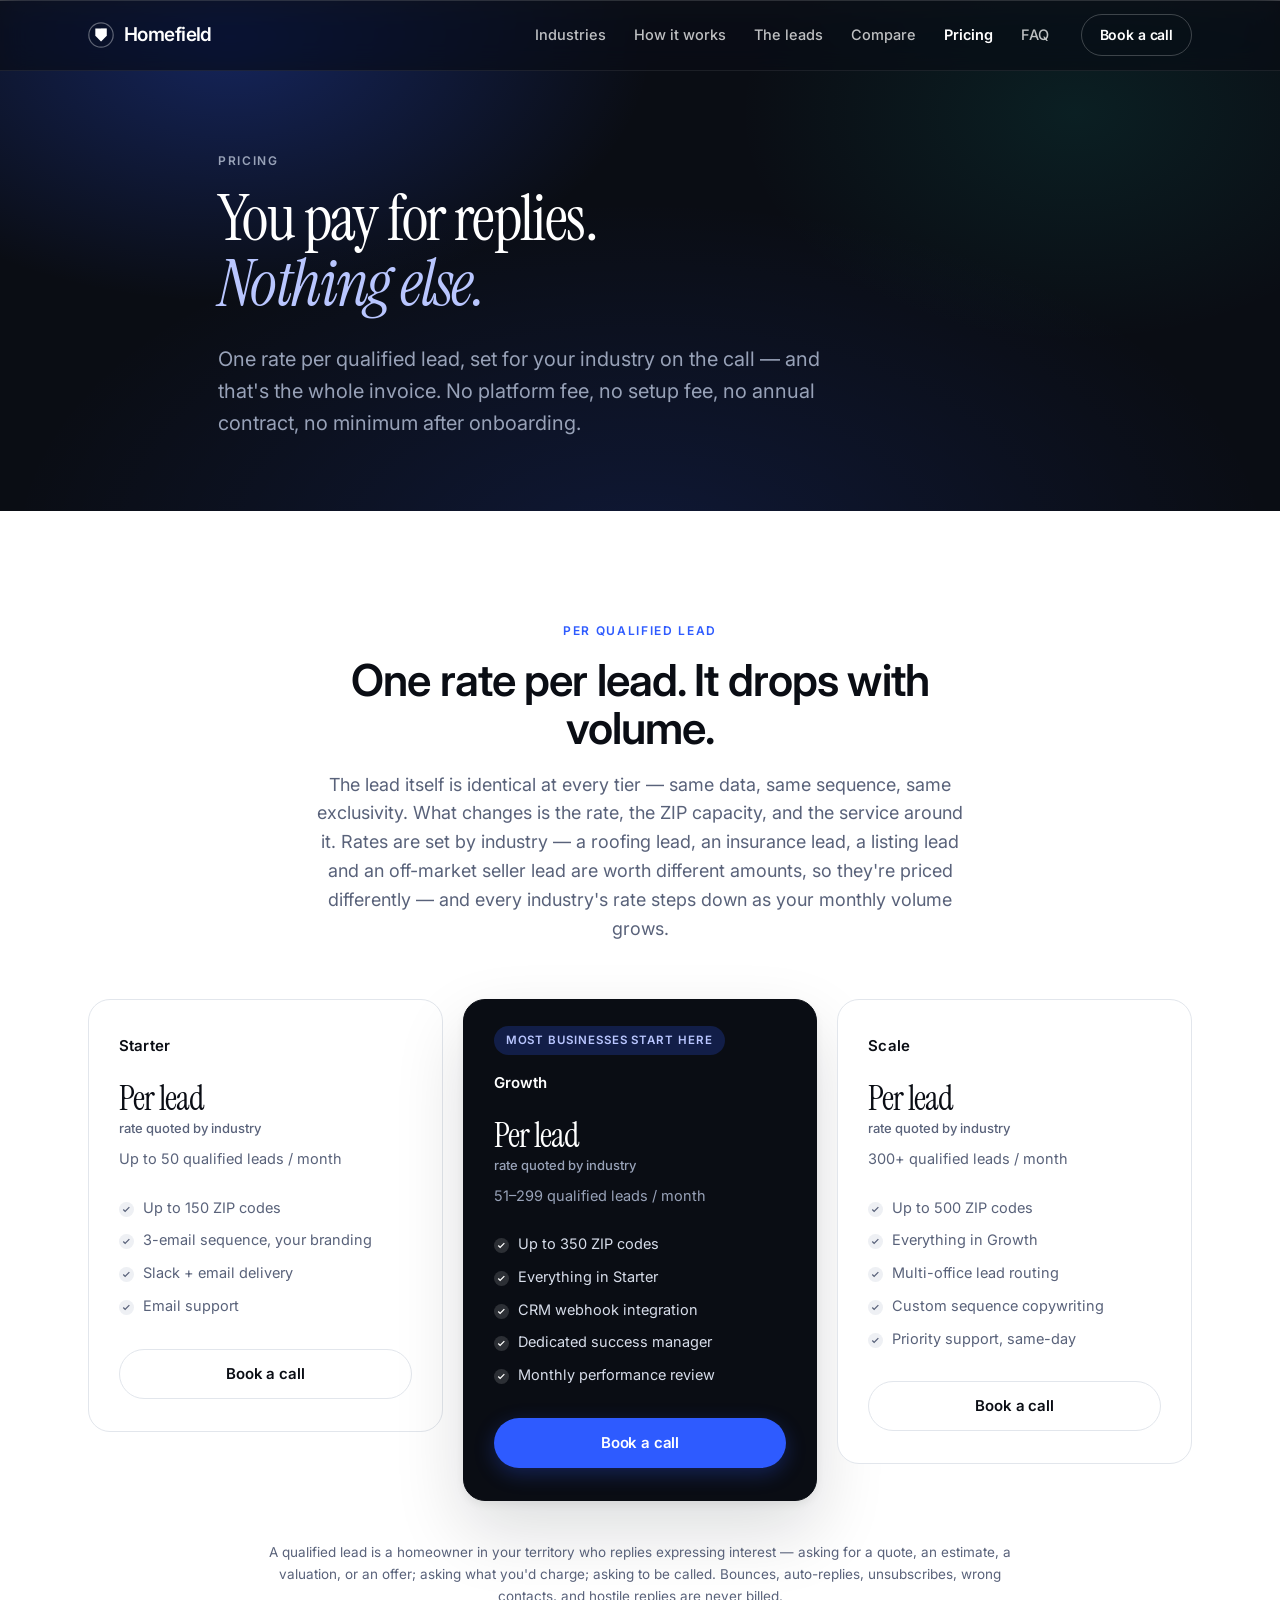
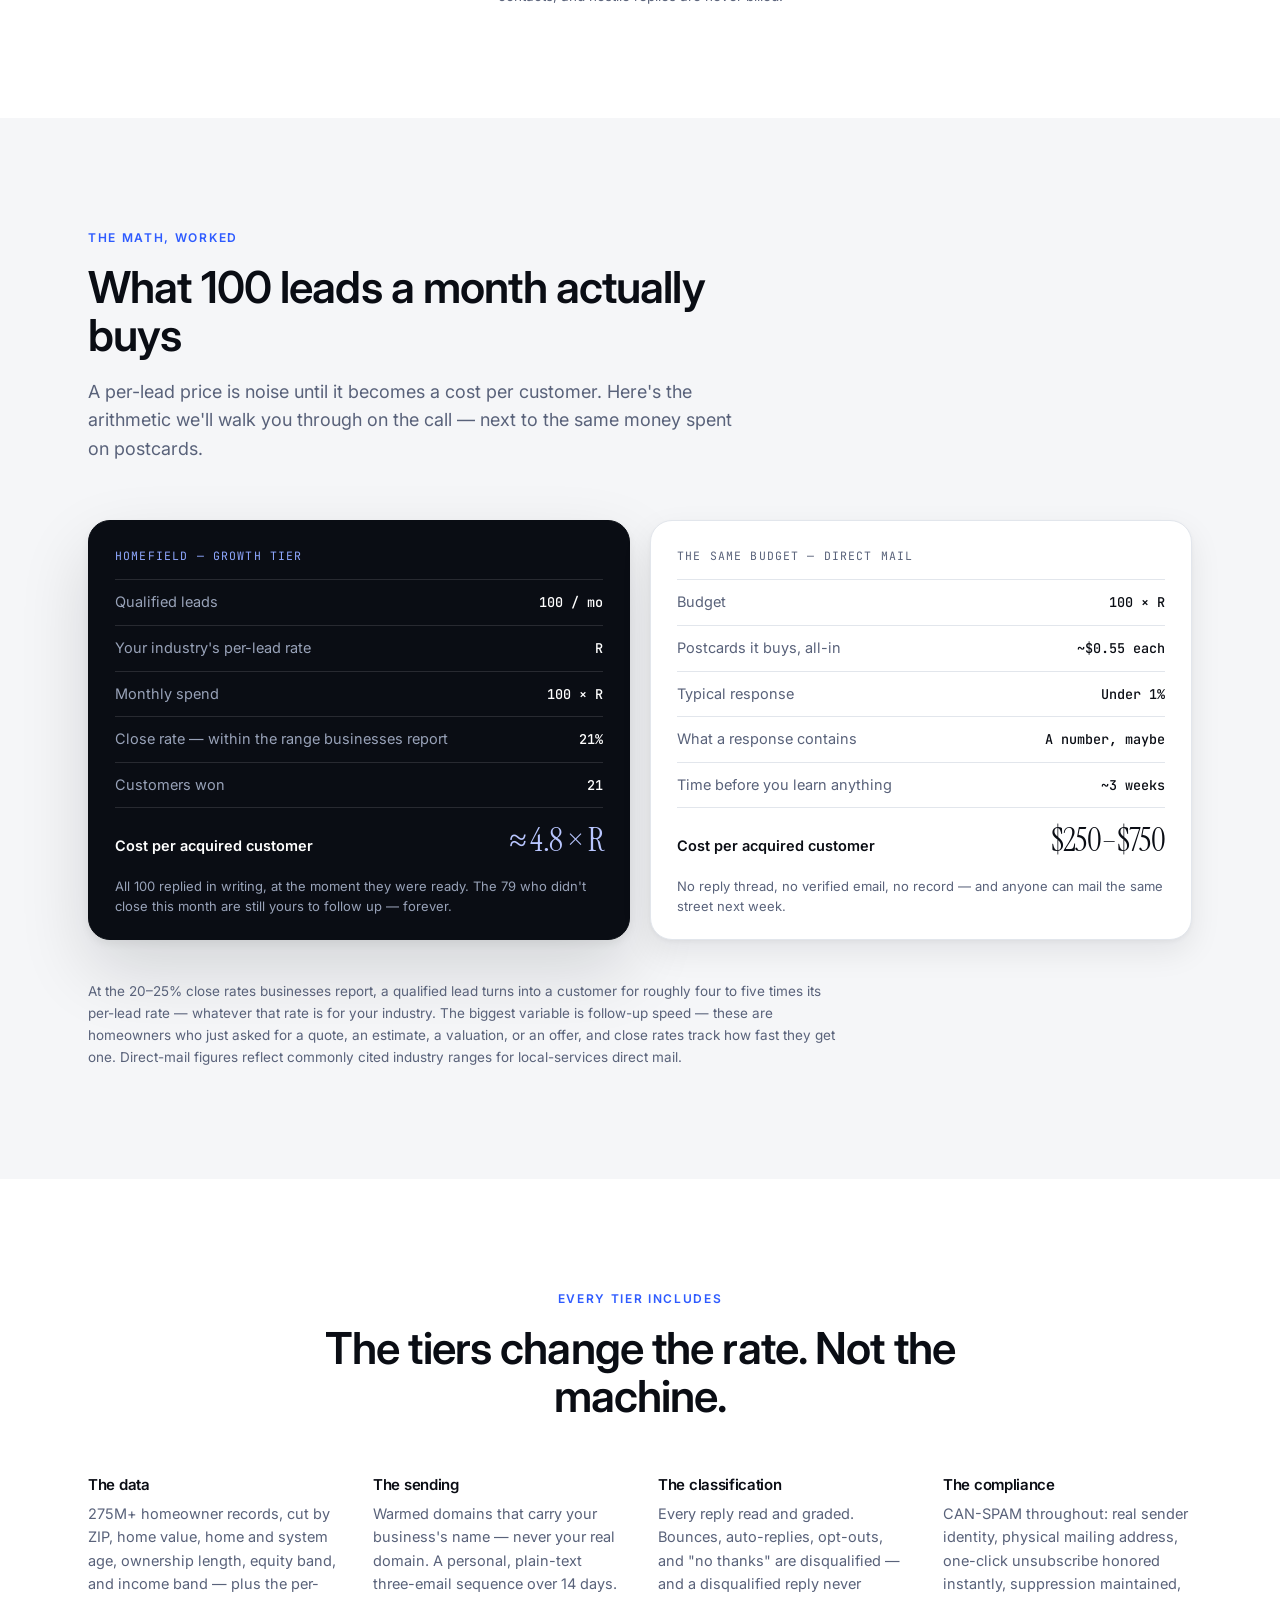
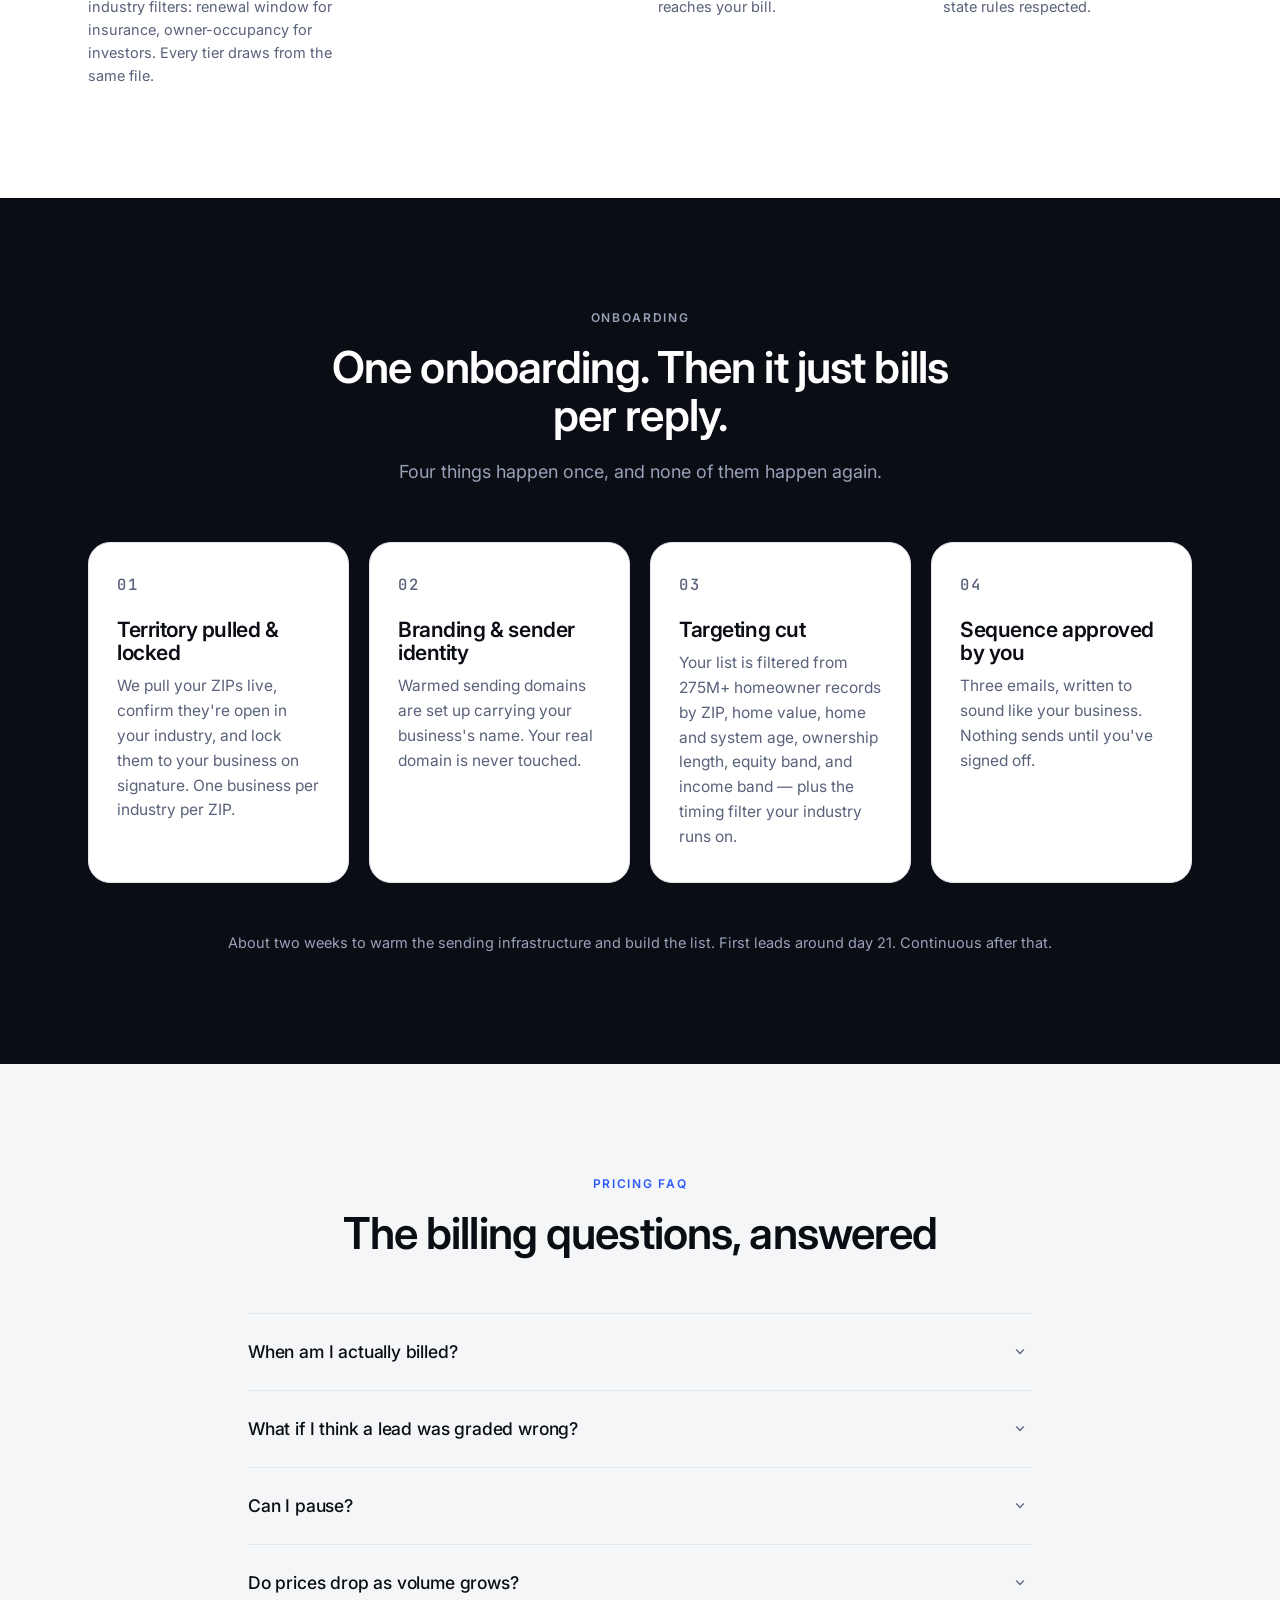
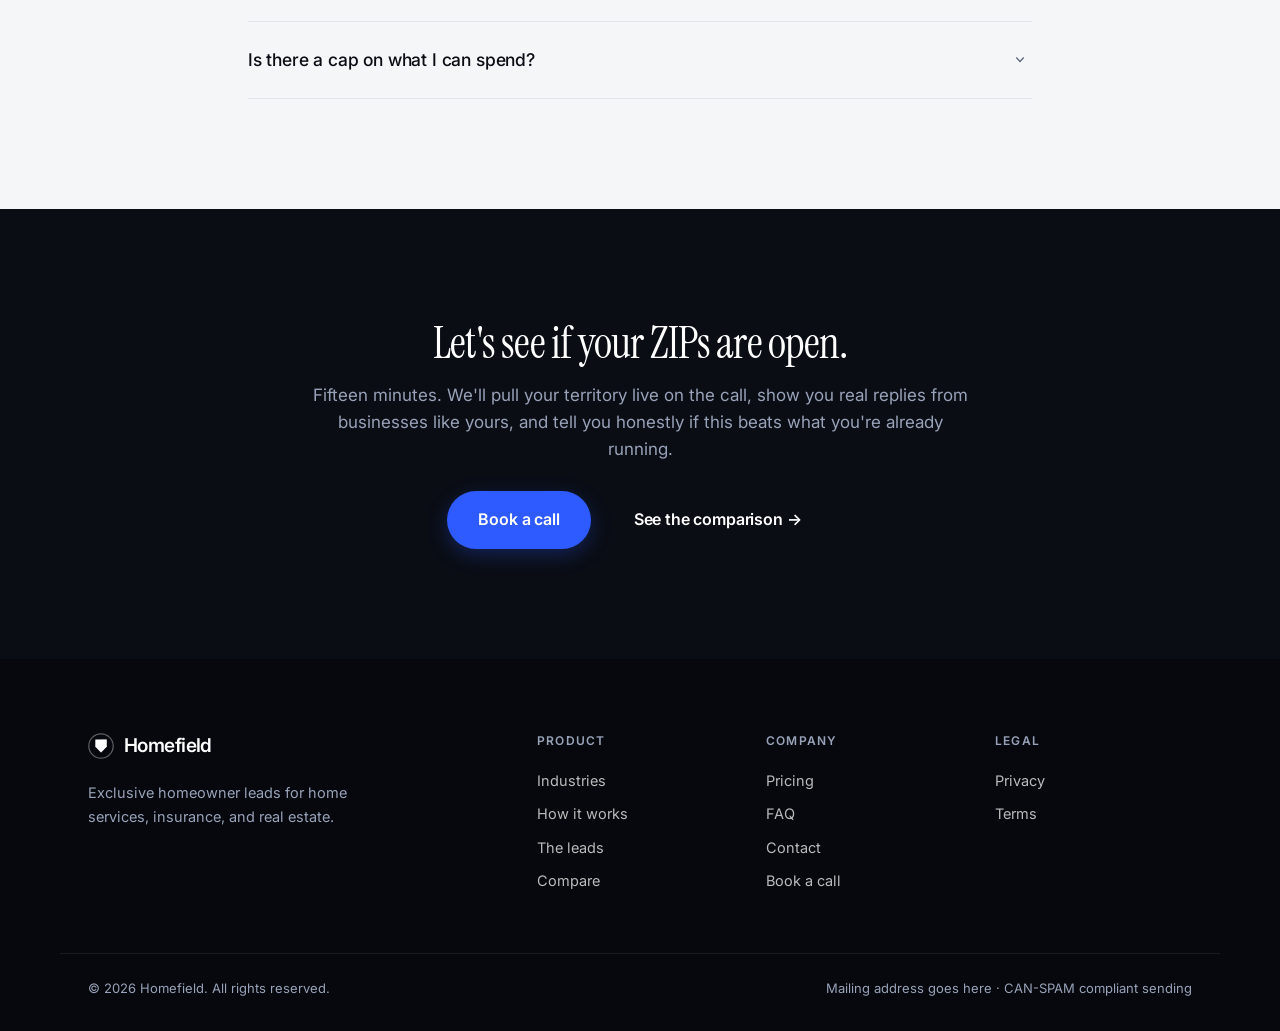
<file: pricing.html>
<!DOCTYPE html>
<html lang="en">
<head>
<meta charset="utf-8">
<meta name="viewport" content="width=device-width, initial-scale=1">
<title>Pricing — Homefield</title>
<meta name="description" content="Per-lead pricing for exclusive homeowner leads: one rate per qualified reply, set by industry and stepping down with volume. No platform fees, no setup fee, no contract, no minimums after onboarding.">
<meta property="og:title" content="Pricing — Homefield">
<meta property="og:description" content="Per-lead pricing for exclusive homeowner leads: one rate per qualified reply, set by industry and stepping down with volume. No platform fees, no setup fee, no contract, no minimums after onboarding.">
<meta property="og:type" content="website">
<link rel="preconnect" href="https://fonts.googleapis.com">
<link rel="preconnect" href="https://fonts.gstatic.com" crossorigin>
<link href="https://fonts.googleapis.com/css2?family=Instrument+Serif:ital@0;1&family=Inter:wght@400;500;600;700&family=JetBrains+Mono:wght@400;500&display=swap" rel="stylesheet">
<link rel="stylesheet" href="styles.css?v=nb2">
<link rel="icon" href="data:image/svg+xml,%3Csvg xmlns='http://www.w3.org/2000/svg' viewBox='0 0 32 32'%3E%3Ccircle cx='16' cy='16' r='16' fill='%230A0D14'/%3E%3Cpath d='M9 9h14v8.5L16 25l-7-7.5z' fill='%232E5BFF'/%3E%3C/svg%3E">
<script>document.documentElement.className += ' js';</script>
<style>
/* ── pricing-page components (pr-) ─────────────────── */

.pr-math{ display:grid; grid-template-columns:1fr 1fr; gap:20px; align-items:stretch; }

.pr-math__card{
  background:var(--paper); border:1px solid var(--line); border-radius:var(--r-lg);
  padding:26px 26px 22px; display:flex; flex-direction:column; box-shadow:var(--shadow);
}
.pr-math__card--nb{ background:var(--ink); border-color:var(--ink); color:#fff; box-shadow:var(--shadow-lg); }

.pr-math__title{
  font-family:var(--mono); font-size:11.5px; letter-spacing:.1em; text-transform:uppercase;
  color:var(--muted); margin-bottom:14px;
}
.pr-math__card--nb .pr-math__title{ color:#8FA8FF; }

.pr-math__rows{ margin:0; }
.pr-math__row{
  display:flex; justify-content:space-between; align-items:baseline; gap:18px;
  padding:11px 0; border-top:1px solid var(--line); font-size:14.5px;
}
.pr-math__card--nb .pr-math__row{ border-top-color:var(--line-dark); }
.pr-math__row dt{ color:var(--muted); line-height:1.45; }
.pr-math__card--nb .pr-math__row dt{ color:var(--muted-dark); }
.pr-math__row dd{
  margin:0; font-family:var(--mono); font-size:13.5px; font-weight:500;
  white-space:nowrap; text-align:right;
}

.pr-math__row--total{ padding:16px 0 2px; }
.pr-math__row--total dt{ font-weight:600; color:var(--ink); }
.pr-math__card--nb .pr-math__row--total dt{ color:#fff; }
.pr-math__row--total dd{ font-family:var(--serif); font-weight:400; font-size:32px; letter-spacing:-.02em; line-height:1; }
.pr-math__card--nb .pr-math__row--total dd{ color:#B9C6FF; }

.pr-math__foot{
  margin-top:auto; padding-top:18px; font-size:13px; line-height:1.55; color:var(--muted);
}
.pr-math__card--nb .pr-math__foot{ color:var(--muted-dark); }

/* "Every tier includes" — targeting grid standing alone, not under steps */
.pr-includes{ margin-top:0; padding-top:0; border-top:0; }

/* Onboarding — four steps instead of three, cards keep ink text on the dark section */
.pr-steps4{ grid-template-columns:repeat(4,1fr); }
.pr-steps4 .step{ color:var(--ink); }

.pr-note{ margin-top:48px; text-align:center; font-size:14.5px; color:var(--muted-dark); }

@media (max-width:960px){
  .pr-steps4{ grid-template-columns:1fr 1fr; }
}
@media (max-width:760px){
  .pr-math{ grid-template-columns:1fr; }
}
@media (max-width:640px){
  .pr-steps4{ grid-template-columns:1fr; }
}
</style>
</head>
<body>

<a class="skip" href="#main">Skip to content</a>

<header class="nav" id="nav">
  <div class="wrap nav__inner">
    <a class="brand" href="index.html" aria-label="Homefield home">
      <svg class="brand__mark" viewBox="0 0 32 32" aria-hidden="true">
        <circle cx="16" cy="16" r="15" fill="none" stroke="currentColor" stroke-width="1.5" opacity=".35"/>
        <path d="M9 8 H23 V17 L16 24 L9 17 Z" fill="currentColor"/>
        <path d="M16 8 H23 V17 L16 24 Z" fill="currentColor" opacity=".45"/>
      </svg>
      <span class="brand__word">Homefield</span>
    </a>

    <nav class="nav__links" aria-label="Primary">
      <a href="industries.html">Industries</a>
      <a href="how-it-works.html">How it works</a>
      <a href="leads.html">The leads</a>
      <a href="compare.html">Compare</a>
      <a href="pricing.html">Pricing</a>
      <a href="faq.html">FAQ</a>
    </nav>

    <div class="nav__cta">
      <a class="btn btn--ghost btn--sm" href="https://calendly.com/zatulovebrian/call" target="_blank" rel="noopener">Book a call</a>
    </div>

    <button class="nav__toggle" id="navToggle" aria-expanded="false" aria-controls="mobileNav" aria-label="Open menu">
      <span></span><span></span>
    </button>
  </div>
  <div class="mobilenav" id="mobileNav" hidden>
    <a href="industries.html">Industries</a>
    <a href="how-it-works.html">How it works</a>
    <a href="leads.html">The leads</a>
    <a href="compare.html">Compare</a>
    <a href="pricing.html">Pricing</a>
    <a href="faq.html">FAQ</a>
    <a class="btn btn--primary" href="https://calendly.com/zatulovebrian/call" target="_blank" rel="noopener">Book a call</a>
  </div>
</header>

<main id="main">

<!-- ── HERO ──────────────────────────────────────────── -->
<section class="hero hero--page">
  <div class="hero__glow" aria-hidden="true"></div>
  <div class="wrap hero__inner">
    <p class="eyebrow reveal">Pricing</p>
    <h1 class="hero__h1 reveal">You pay for replies.<br><em>Nothing else.</em></h1>
    <p class="hero__sub reveal">
      One rate per qualified lead, set for your industry on the call — and that's the whole invoice.
      No platform fee, no setup fee, no annual contract, no minimum after onboarding.
    </p>
  </div>
</section>

<!-- ── TIERS ─────────────────────────────────────────── -->
<section class="section">
  <div class="wrap">
    <div class="sechead sechead--center">
      <p class="eyebrow eyebrow--dark">Per qualified lead</p>
      <h2>One rate per lead. It drops with volume.</h2>
      <p class="lede">The lead itself is identical at every tier — same data, same sequence, same exclusivity. What changes is the rate, the ZIP capacity, and the service around it. Rates are set by industry — a roofing lead, an insurance lead, a listing lead and an off-market seller lead are worth different amounts, so they're priced differently — and every industry's rate steps down as your monthly volume grows.</p>
    </div>

    <div class="tiers">
      <article class="tier">
        <p class="tier__name">Starter</p>
        <p class="tier__price tier__price--label">Per lead<span>rate quoted by industry</span></p>
        <p class="tier__vol">Up to 50 qualified leads / month</p>
        <ul class="tier__list">
          <li>Up to 150 ZIP codes</li>
          <li>3-email sequence, your branding</li>
          <li>Slack + email delivery</li>
          <li>Email support</li>
        </ul>
        <a class="btn btn--outline btn--full" href="https://calendly.com/zatulovebrian/call" target="_blank" rel="noopener">Book a call</a>
      </article>

      <article class="tier tier--feature">
        <p class="tier__flag">Most businesses start here</p>
        <p class="tier__name">Growth</p>
        <p class="tier__price tier__price--label">Per lead<span>rate quoted by industry</span></p>
        <p class="tier__vol">51–299 qualified leads / month</p>
        <ul class="tier__list">
          <li>Up to 350 ZIP codes</li>
          <li>Everything in Starter</li>
          <li>CRM webhook integration</li>
          <li>Dedicated success manager</li>
          <li>Monthly performance review</li>
        </ul>
        <a class="btn btn--primary btn--full" href="https://calendly.com/zatulovebrian/call" target="_blank" rel="noopener">Book a call</a>
      </article>

      <article class="tier">
        <p class="tier__name">Scale</p>
        <p class="tier__price tier__price--label">Per lead<span>rate quoted by industry</span></p>
        <p class="tier__vol">300+ qualified leads / month</p>
        <ul class="tier__list">
          <li>Up to 500 ZIP codes</li>
          <li>Everything in Growth</li>
          <li>Multi-office lead routing</li>
          <li>Custom sequence copywriting</li>
          <li>Priority support, same-day</li>
        </ul>
        <a class="btn btn--outline btn--full" href="https://calendly.com/zatulovebrian/call" target="_blank" rel="noopener">Book a call</a>
      </article>
    </div>

    <p class="fineprint fineprint--center">
      A qualified lead is a homeowner in your territory who replies expressing interest — asking for
      a quote, an estimate, a valuation, or an offer; asking what you'd charge; asking to be called.
      Bounces, auto-replies, unsubscribes, wrong contacts, and hostile replies are never billed.
    </p>
  </div>
</section>

<!-- ── THE MATH, WORKED ──────────────────────────────── -->
<section class="section section--paper">
  <div class="wrap">
    <div class="sechead">
      <p class="eyebrow eyebrow--dark">The math, worked</p>
      <h2>What 100 leads a month actually buys</h2>
      <p class="lede">
        A per-lead price is noise until it becomes a cost per customer. Here's the arithmetic
        we'll walk you through on the call — next to the same money spent on postcards.
      </p>
    </div>

    <!-- Illustrative worked example — same assumptions as the acquisition-cost comparison -->
    <div class="pr-math">
      <article class="pr-math__card pr-math__card--nb">
        <p class="pr-math__title">Homefield — Growth tier</p>
        <dl class="pr-math__rows">
          <div class="pr-math__row"><dt>Qualified leads</dt><dd>100 / mo</dd></div>
          <div class="pr-math__row"><dt>Your industry's per-lead rate</dt><dd>R</dd></div>
          <div class="pr-math__row"><dt>Monthly spend</dt><dd>100 &times; R</dd></div>
          <div class="pr-math__row"><dt>Close rate — within the range businesses report</dt><dd>21%</dd></div>
          <div class="pr-math__row"><dt>Customers won</dt><dd>21</dd></div>
          <div class="pr-math__row pr-math__row--total"><dt>Cost per acquired customer</dt><dd>&asymp; 4.8 &times; R</dd></div>
        </dl>
        <p class="pr-math__foot">All 100 replied in writing, at the moment they were ready. The 79 who didn't close this month are still yours to follow up — forever.</p>
      </article>

      <article class="pr-math__card">
        <p class="pr-math__title">The same budget — direct mail</p>
        <dl class="pr-math__rows">
          <div class="pr-math__row"><dt>Budget</dt><dd>100 &times; R</dd></div>
          <div class="pr-math__row"><dt>Postcards it buys, all-in</dt><dd>~$0.55 each</dd></div>
          <div class="pr-math__row"><dt>Typical response</dt><dd>Under 1%</dd></div>
          <div class="pr-math__row"><dt>What a response contains</dt><dd>A number, maybe</dd></div>
          <div class="pr-math__row"><dt>Time before you learn anything</dt><dd>~3 weeks</dd></div>
          <div class="pr-math__row pr-math__row--total"><dt>Cost per acquired customer</dt><dd>$250–$750</dd></div>
        </dl>
        <p class="pr-math__foot">No reply thread, no verified email, no record — and anyone can mail the same street next week.</p>
      </article>
    </div>

    <p class="fineprint">
      At the 20–25% close rates businesses report, a qualified lead turns into a customer for roughly
      four to five times its per-lead rate — whatever that rate is for your industry. The biggest variable is
      follow-up speed — these are homeowners who just asked for a quote, an estimate, a valuation, or an
      offer, and close rates track how fast they get one. Direct-mail figures reflect commonly cited
      industry ranges for local-services direct mail.
    </p>
  </div>
</section>

<!-- ── EVERY TIER INCLUDES ───────────────────────────── -->
<section class="section">
  <div class="wrap">
    <div class="sechead sechead--center">
      <p class="eyebrow eyebrow--dark">Every tier includes</p>
      <h2>The tiers change the rate. Not the machine.</h2>
    </div>

    <div class="targeting pr-includes">
      <div class="targeting__col">
        <h4>The data</h4>
        <p>275M+ homeowner records, cut by ZIP, home value, home and system age, ownership length, equity band, and income band — plus the per-industry filters: renewal window for insurance, owner-occupancy for investors. Every tier draws from the same file.</p>
      </div>
      <div class="targeting__col">
        <h4>The sending</h4>
        <p>Warmed domains that carry your business's name — never your real domain. A personal, plain-text three-email sequence over 14 days.</p>
      </div>
      <div class="targeting__col">
        <h4>The classification</h4>
        <p>Every reply read and graded. Bounces, auto-replies, opt-outs, and "no thanks" are disqualified — and a disqualified reply never reaches your bill.</p>
      </div>
      <div class="targeting__col">
        <h4>The compliance</h4>
        <p>CAN-SPAM throughout: real sender identity, physical mailing address, one-click unsubscribe honored instantly, suppression maintained, state rules respected.</p>
      </div>
    </div>
  </div>
</section>

<!-- ── ONBOARDING ────────────────────────────────────── -->
<section class="section section--dark">
  <div class="wrap">
    <div class="sechead sechead--center sechead--onDark">
      <p class="eyebrow">Onboarding</p>
      <h2>One onboarding. Then it just bills per reply.</h2>
      <p class="lede">Four things happen once, and none of them happen again.</p>
    </div>

    <ol class="steps pr-steps4">
      <li class="step">
        <p class="step__n">01</p>
        <h3>Territory pulled &amp; locked</h3>
        <p>We pull your ZIPs live, confirm they're open in your industry, and lock them to your business on signature. One business per industry per ZIP.</p>
      </li>
      <li class="step">
        <p class="step__n">02</p>
        <h3>Branding &amp; sender identity</h3>
        <p>Warmed sending domains are set up carrying your business's name. Your real domain is never touched.</p>
      </li>
      <li class="step">
        <p class="step__n">03</p>
        <h3>Targeting cut</h3>
        <p>Your list is filtered from 275M+ homeowner records by ZIP, home value, home and system age, ownership length, equity band, and income band — plus the timing filter your industry runs on.</p>
      </li>
      <li class="step">
        <p class="step__n">04</p>
        <h3>Sequence approved by you</h3>
        <p>Three emails, written to sound like your business. Nothing sends until you've signed off.</p>
      </li>
    </ol>

    <p class="pr-note">About two weeks to warm the sending infrastructure and build the list. First leads around day 21. Continuous after that.</p>
  </div>
</section>

<!-- ── PRICING FAQ ───────────────────────────────────── -->
<section class="section section--paper">
  <div class="wrap wrap--narrow">
    <div class="sechead sechead--center">
      <p class="eyebrow eyebrow--dark">Pricing FAQ</p>
      <h2>The billing questions, answered</h2>
    </div>

    <div class="faq">
      <details class="faq__item">
        <summary>When am I actually billed?</summary>
        <div class="faq__a"><p>Monthly, in arrears. Each invoice covers the prior month's qualified leads, itemized — every line is a reply you can open and read.</p></div>
      </details>
      <details class="faq__item">
        <summary>What if I think a lead was graded wrong?</summary>
        <div class="faq__a"><p>Flag it. We review the full thread, and obvious misgrades are credited — no argument. The definition is narrow on purpose: if a reasonable person wouldn't read the reply as interest in a quote, an estimate, a valuation, or an offer, you shouldn't pay for it.</p></div>
      </details>
      <details class="faq__item">
        <summary>Can I pause?</summary>
        <div class="faq__a"><p>Yes, anytime. Your territory holds for 30 days while you're paused; after that it releases and goes back to first come, first served for the next business in your industry.</p></div>
      </details>
      <details class="faq__item">
        <summary>Do prices drop as volume grows?</summary>
        <div class="faq__a"><p>Yes — that's what the tiers are. Your industry's rate steps down at 51 leads a month and again at 300. The rate itself is set per industry, because a roofing lead and an insurance lead aren't worth the same thing.</p></div>
      </details>
      <details class="faq__item">
        <summary>Is there a cap on what I can spend?</summary>
        <div class="faq__a"><p>If you want one. Set a monthly cap anytime and we pace the sending to it — you'll never get a surprise invoice because the outreach performed better than expected.</p></div>
      </details>
    </div>
  </div>
</section>

<!-- ── CTA ───────────────────────────────────────────── -->
<section class="section section--cta">
  <div class="wrap">
    <div class="ctaband">
      <h2>Let's see if your ZIPs are open.</h2>
      <p>Fifteen minutes. We'll pull your territory live on the call, show you real replies from businesses like yours, and tell you honestly if this beats what you're already running.</p>
      <div class="ctaband__actions">
        <a class="btn btn--primary btn--lg" href="https://calendly.com/zatulovebrian/call" target="_blank" rel="noopener">Book a call</a>
        <a class="btn btn--quiet btn--lg" href="compare.html">See the comparison →</a>
      </div>
    </div>
  </div>
</section>

</main>

<footer class="foot">
  <div class="wrap foot__inner">
    <div class="foot__brand">
      <a class="brand brand--foot" href="index.html">
        <svg class="brand__mark" viewBox="0 0 32 32" aria-hidden="true">
          <circle cx="16" cy="16" r="15" fill="none" stroke="currentColor" stroke-width="1.5" opacity=".35"/>
          <path d="M9 8 H23 V17 L16 24 L9 17 Z" fill="currentColor"/>
          <path d="M16 8 H23 V17 L16 24 Z" fill="currentColor" opacity=".45"/>
        </svg>
        <span class="brand__word">Homefield</span>
      </a>
      <p>Exclusive homeowner leads for home services, insurance, and real estate.</p>
    </div>
    <nav class="foot__links" aria-label="Footer">
      <div>
        <h5>Product</h5>
        <a href="industries.html">Industries</a>
        <a href="how-it-works.html">How it works</a>
        <a href="leads.html">The leads</a>
        <a href="compare.html">Compare</a>
      </div>
      <div>
        <h5>Company</h5>
        <a href="pricing.html">Pricing</a>
        <a href="faq.html">FAQ</a>
        <a href="contact.html">Contact</a>
        <a href="https://calendly.com/zatulovebrian/call" target="_blank" rel="noopener">Book a call</a>
      </div>
      <div>
        <h5>Legal</h5>
        <a href="privacy.html">Privacy</a>
        <a href="terms.html">Terms</a>
      </div>
    </nav>
  </div>
  <div class="wrap foot__bar">
    <p>&copy; <span id="yr">2026</span> Homefield. All rights reserved.</p>
    <p>Mailing address goes here · CAN-SPAM compliant sending</p>
  </div>
</footer>

<script src="script.js"></script>
</body>
</html>
</file>
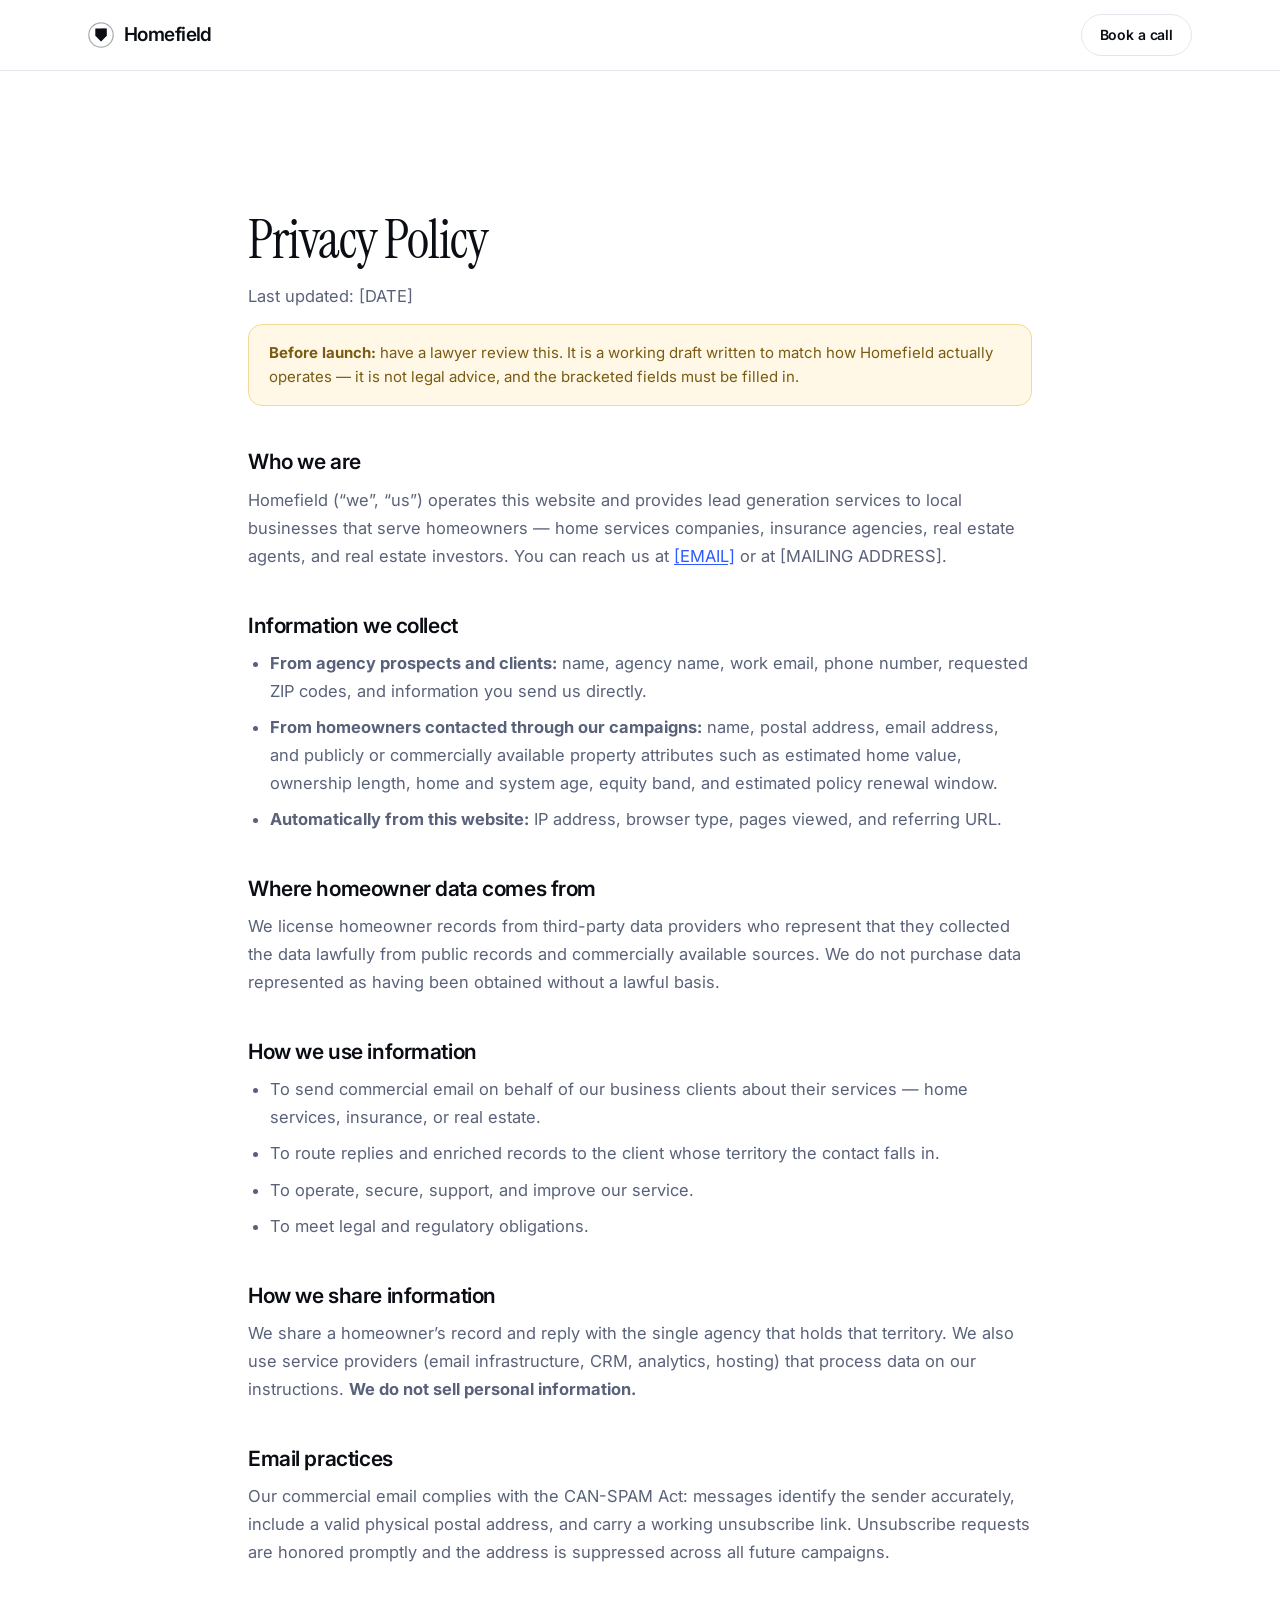
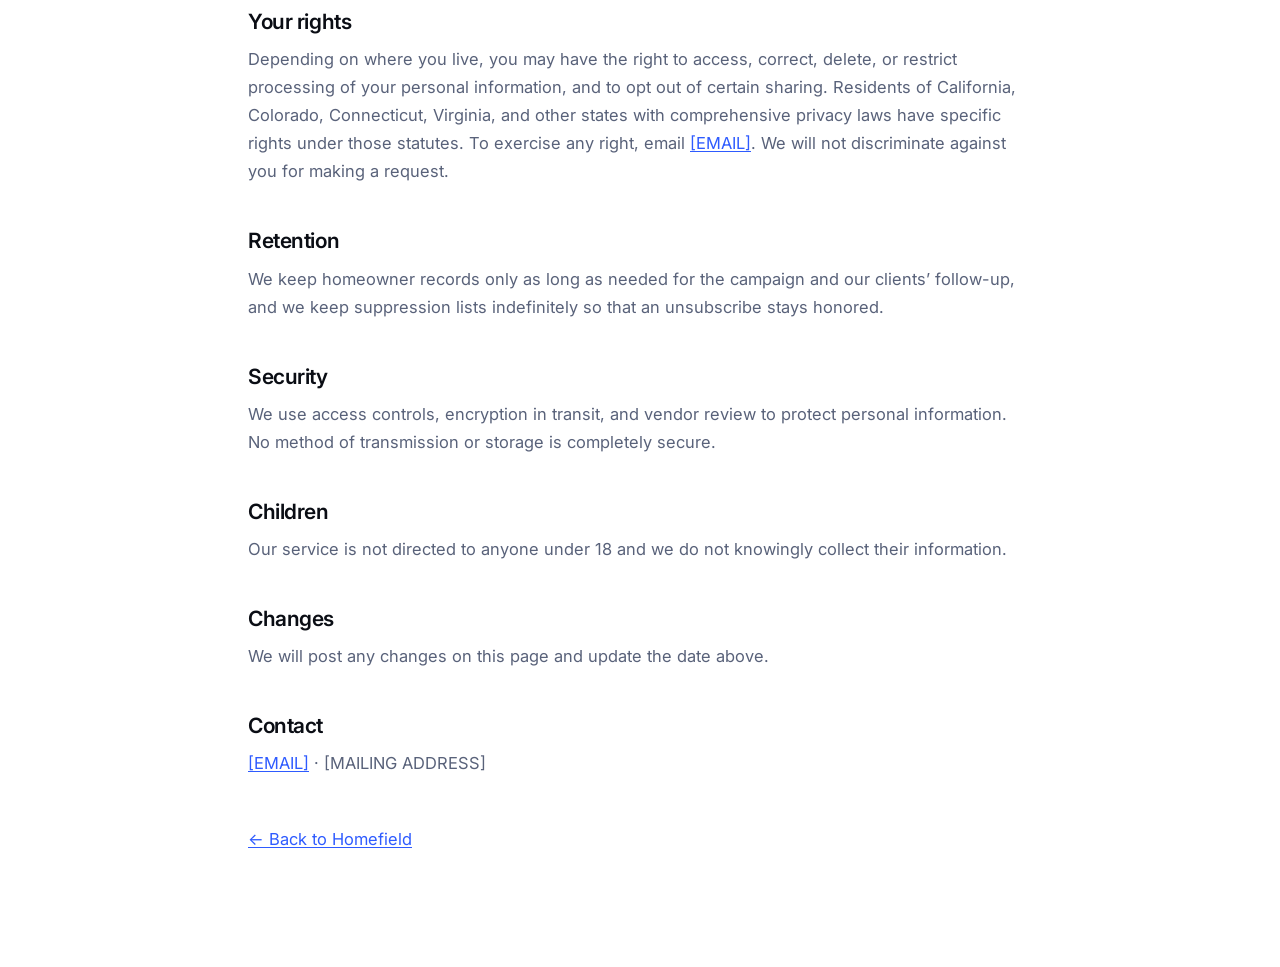
<file: privacy.html>
<!DOCTYPE html>
<html lang="en">
<head>
<meta charset="utf-8">
<meta name="viewport" content="width=device-width, initial-scale=1">
<title>Privacy Policy — Homefield</title>
<meta name="robots" content="noindex">
<meta property="og:title" content="Privacy Policy — Homefield">
<meta property="og:description" content="Privacy Policy — Homefield">
<meta property="og:type" content="website">
<link rel="preconnect" href="https://fonts.googleapis.com">
<link rel="preconnect" href="https://fonts.gstatic.com" crossorigin>
<link href="https://fonts.googleapis.com/css2?family=Instrument+Serif&family=Inter:wght@400;500;600&display=swap" rel="stylesheet">
<link rel="stylesheet" href="styles.css?v=nb2">
<link rel="icon" href="data:image/svg+xml,%3Csvg xmlns='http://www.w3.org/2000/svg' viewBox='0 0 32 32'%3E%3Ccircle cx='16' cy='16' r='16' fill='%230A0D14'/%3E%3Cpath d='M9 9h14v8.5L16 25l-7-7.5z' fill='%232E5BFF'/%3E%3C/svg%3E">
</head>
<body>

<header class="nav is-solid">
  <div class="wrap nav__inner">
    <a class="brand" href="index.html">
      <svg class="brand__mark" viewBox="0 0 32 32" aria-hidden="true">
        <circle cx="16" cy="16" r="15" fill="none" stroke="currentColor" stroke-width="1.5" opacity=".35"/>
        <path d="M9 8 H23 V17 L16 24 L9 17 Z" fill="currentColor"/>
        <path d="M16 8 H23 V17 L16 24 Z" fill="currentColor" opacity=".45"/>
      </svg>
      <span class="brand__word">Homefield</span>
    </a>
    <div class="nav__cta" style="margin-left:auto">
      <a class="btn btn--ghost btn--sm" href="https://calendly.com/zatulovebrian/call" target="_blank" rel="noopener">Book a call</a>
    </div>
  </div>
</header>

<main class="legal">
  <div class="wrap wrap--narrow">
    <h1>Privacy Policy</h1>
    <p class="legal__updated">Last updated: <!-- TODO -->[DATE]</p>

    <div class="todo">
      <strong>Before launch:</strong> have a lawyer review this. It is a working draft written
      to match how Homefield actually operates — it is not legal advice, and the bracketed
      fields must be filled in.
    </div>

    <h2>Who we are</h2>
    <p>Homefield (&ldquo;we&rdquo;, &ldquo;us&rdquo;) operates this website and provides lead generation services to local businesses that serve homeowners — home services companies, insurance agencies, real estate agents, and real estate investors. You can reach us at <a href="mailto:[EMAIL]">[EMAIL]</a> or at [MAILING ADDRESS].</p>

    <h2>Information we collect</h2>
    <ul>
      <li><strong>From agency prospects and clients:</strong> name, agency name, work email, phone number, requested ZIP codes, and information you send us directly.</li>
      <li><strong>From homeowners contacted through our campaigns:</strong> name, postal address, email address, and publicly or commercially available property attributes such as estimated home value, ownership length, home and system age, equity band, and estimated policy renewal window.</li>
      <li><strong>Automatically from this website:</strong> IP address, browser type, pages viewed, and referring URL.</li>
    </ul>

    <h2>Where homeowner data comes from</h2>
    <p>We license homeowner records from third-party data providers who represent that they collected the data lawfully from public records and commercially available sources. We do not purchase data represented as having been obtained without a lawful basis.</p>

    <h2>How we use information</h2>
    <ul>
      <li>To send commercial email on behalf of our business clients about their services — home services, insurance, or real estate.</li>
      <li>To route replies and enriched records to the client whose territory the contact falls in.</li>
      <li>To operate, secure, support, and improve our service.</li>
      <li>To meet legal and regulatory obligations.</li>
    </ul>

    <h2>How we share information</h2>
    <p>We share a homeowner&rsquo;s record and reply with the single agency that holds that territory. We also use service providers (email infrastructure, CRM, analytics, hosting) that process data on our instructions. <strong>We do not sell personal information.</strong></p>

    <h2>Email practices</h2>
    <p>Our commercial email complies with the CAN-SPAM Act: messages identify the sender accurately, include a valid physical postal address, and carry a working unsubscribe link. Unsubscribe requests are honored promptly and the address is suppressed across all future campaigns.</p>

    <h2>Your rights</h2>
    <p>Depending on where you live, you may have the right to access, correct, delete, or restrict processing of your personal information, and to opt out of certain sharing. Residents of California, Colorado, Connecticut, Virginia, and other states with comprehensive privacy laws have specific rights under those statutes. To exercise any right, email <a href="mailto:[EMAIL]">[EMAIL]</a>. We will not discriminate against you for making a request.</p>

    <h2>Retention</h2>
    <p>We keep homeowner records only as long as needed for the campaign and our clients&rsquo; follow-up, and we keep suppression lists indefinitely so that an unsubscribe stays honored.</p>

    <h2>Security</h2>
    <p>We use access controls, encryption in transit, and vendor review to protect personal information. No method of transmission or storage is completely secure.</p>

    <h2>Children</h2>
    <p>Our service is not directed to anyone under 18 and we do not knowingly collect their information.</p>

    <h2>Changes</h2>
    <p>We will post any changes on this page and update the date above.</p>

    <h2>Contact</h2>
    <p><a href="mailto:[EMAIL]">[EMAIL]</a> &middot; [MAILING ADDRESS]</p>

    <p style="margin-top:48px"><a href="index.html">&larr; Back to Homefield</a></p>
  </div>
</main>

</body>
</html>
</file>
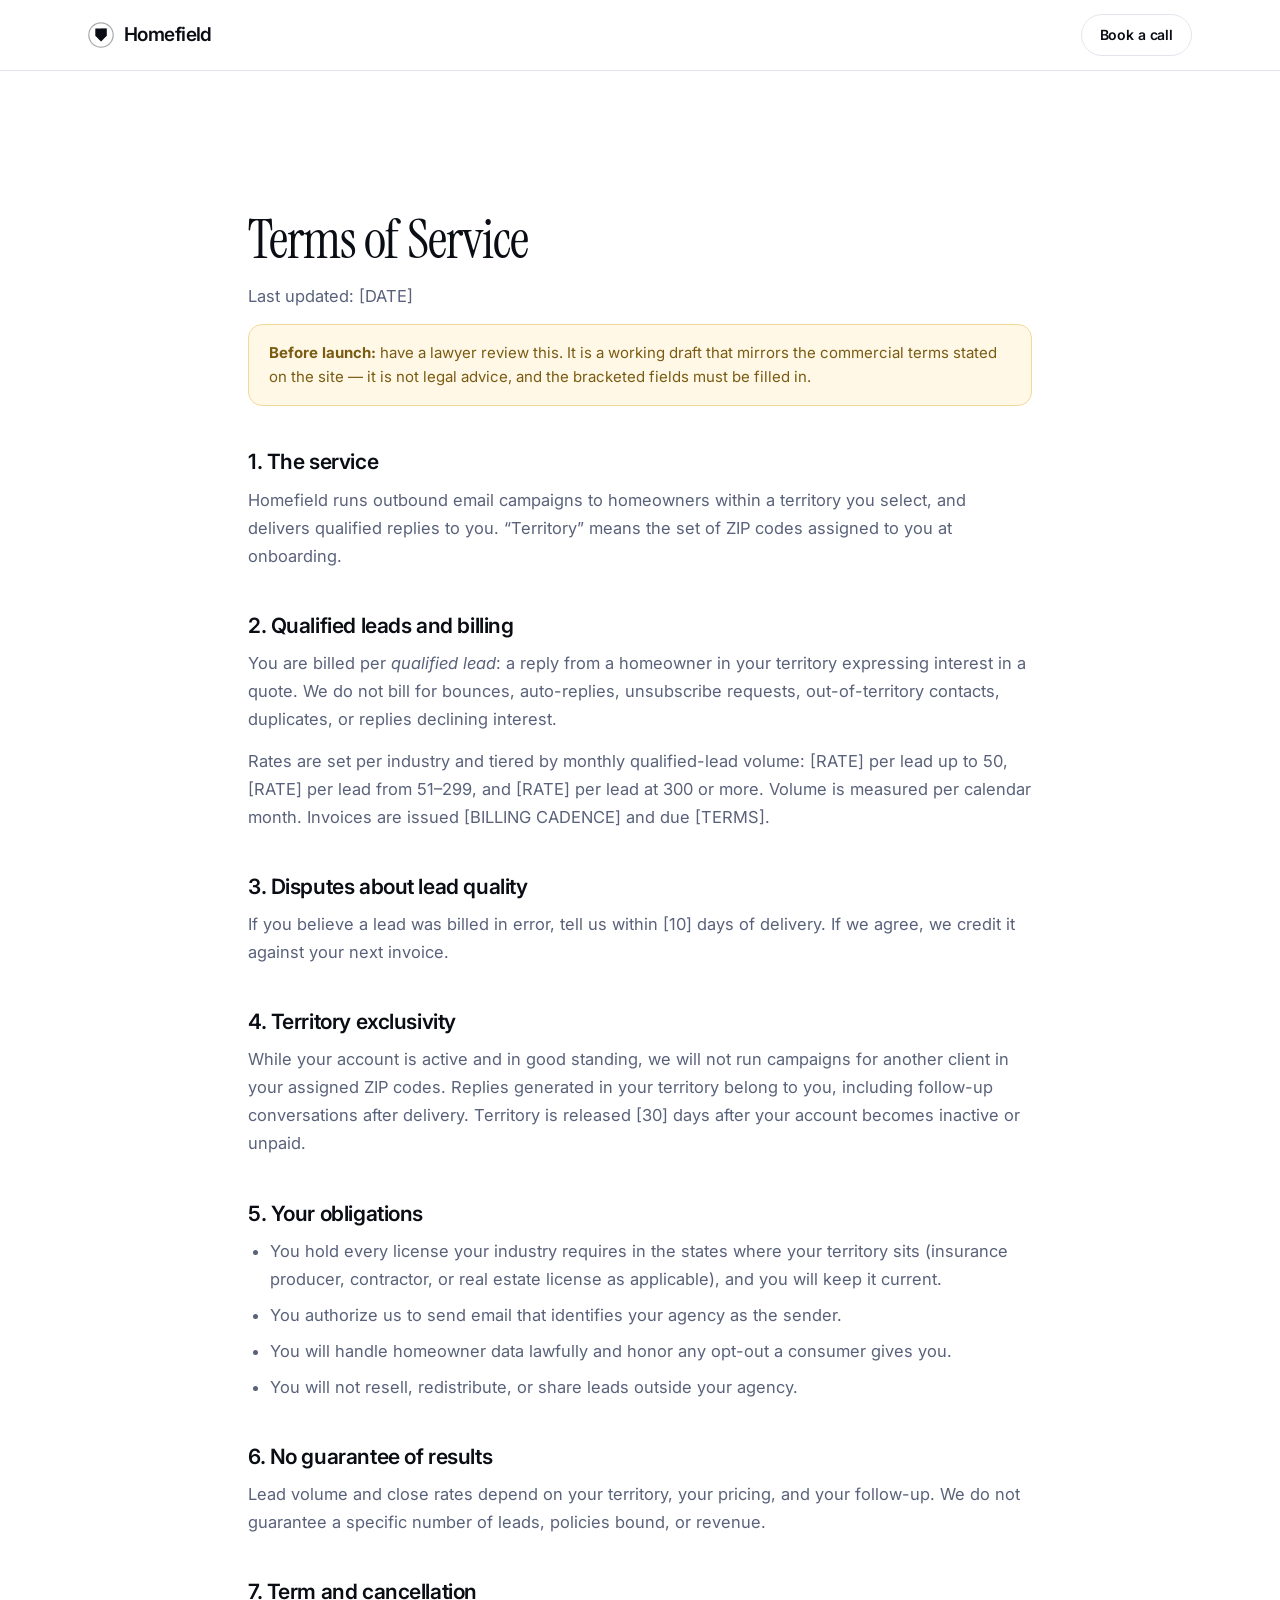
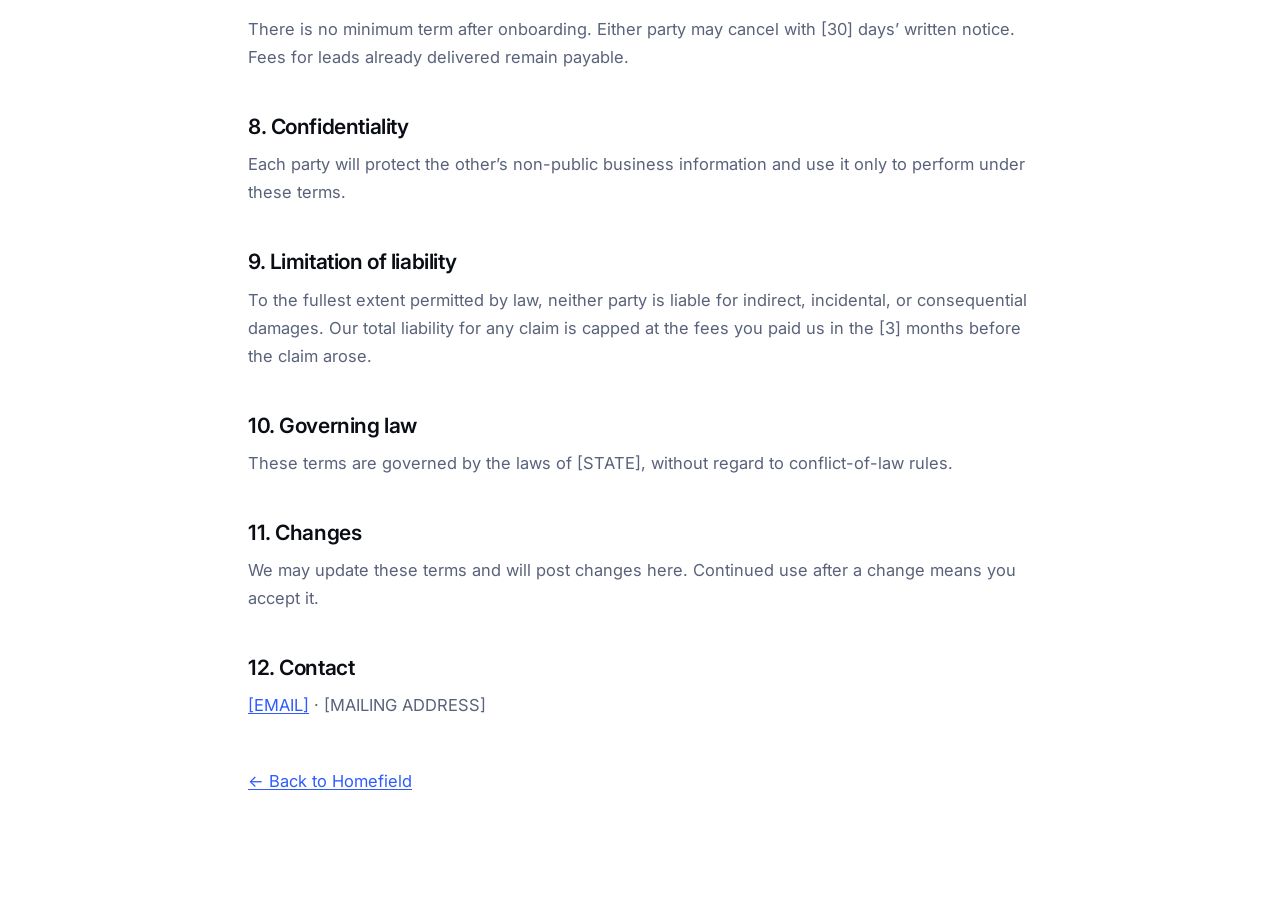
<file: terms.html>
<!DOCTYPE html>
<html lang="en">
<head>
<meta charset="utf-8">
<meta name="viewport" content="width=device-width, initial-scale=1">
<title>Terms of Service — Homefield</title>
<meta name="robots" content="noindex">
<meta property="og:title" content="Terms of Service — Homefield">
<meta property="og:description" content="Terms of Service — Homefield">
<meta property="og:type" content="website">
<link rel="preconnect" href="https://fonts.googleapis.com">
<link rel="preconnect" href="https://fonts.gstatic.com" crossorigin>
<link href="https://fonts.googleapis.com/css2?family=Instrument+Serif&family=Inter:wght@400;500;600&display=swap" rel="stylesheet">
<link rel="stylesheet" href="styles.css?v=nb2">
<link rel="icon" href="data:image/svg+xml,%3Csvg xmlns='http://www.w3.org/2000/svg' viewBox='0 0 32 32'%3E%3Ccircle cx='16' cy='16' r='16' fill='%230A0D14'/%3E%3Cpath d='M9 9h14v8.5L16 25l-7-7.5z' fill='%232E5BFF'/%3E%3C/svg%3E">
</head>
<body>

<header class="nav is-solid">
  <div class="wrap nav__inner">
    <a class="brand" href="index.html">
      <svg class="brand__mark" viewBox="0 0 32 32" aria-hidden="true">
        <circle cx="16" cy="16" r="15" fill="none" stroke="currentColor" stroke-width="1.5" opacity=".35"/>
        <path d="M9 8 H23 V17 L16 24 L9 17 Z" fill="currentColor"/>
        <path d="M16 8 H23 V17 L16 24 Z" fill="currentColor" opacity=".45"/>
      </svg>
      <span class="brand__word">Homefield</span>
    </a>
    <div class="nav__cta" style="margin-left:auto">
      <a class="btn btn--ghost btn--sm" href="https://calendly.com/zatulovebrian/call" target="_blank" rel="noopener">Book a call</a>
    </div>
  </div>
</header>

<main class="legal">
  <div class="wrap wrap--narrow">
    <h1>Terms of Service</h1>
    <p class="legal__updated">Last updated: <!-- TODO -->[DATE]</p>

    <div class="todo">
      <strong>Before launch:</strong> have a lawyer review this. It is a working draft that
      mirrors the commercial terms stated on the site — it is not legal advice, and the
      bracketed fields must be filled in.
    </div>

    <h2>1. The service</h2>
    <p>Homefield runs outbound email campaigns to homeowners within a territory you select, and delivers qualified replies to you. &ldquo;Territory&rdquo; means the set of ZIP codes assigned to you at onboarding.</p>

    <h2>2. Qualified leads and billing</h2>
    <p>You are billed per <em>qualified lead</em>: a reply from a homeowner in your territory expressing interest in a quote. We do not bill for bounces, auto-replies, unsubscribe requests, out-of-territory contacts, duplicates, or replies declining interest.</p>
    <p>Rates are set per industry and tiered by monthly qualified-lead volume: [RATE] per lead up to 50, [RATE] per lead from 51&ndash;299, and [RATE] per lead at 300 or more. Volume is measured per calendar month. Invoices are issued [BILLING CADENCE] and due [TERMS].</p>

    <h2>3. Disputes about lead quality</h2>
    <p>If you believe a lead was billed in error, tell us within [10] days of delivery. If we agree, we credit it against your next invoice.</p>

    <h2>4. Territory exclusivity</h2>
    <p>While your account is active and in good standing, we will not run campaigns for another client in your assigned ZIP codes. Replies generated in your territory belong to you, including follow-up conversations after delivery. Territory is released [30] days after your account becomes inactive or unpaid.</p>

    <h2>5. Your obligations</h2>
    <ul>
      <li>You hold every license your industry requires in the states where your territory sits (insurance producer, contractor, or real estate license as applicable), and you will keep it current.</li>
      <li>You authorize us to send email that identifies your agency as the sender.</li>
      <li>You will handle homeowner data lawfully and honor any opt-out a consumer gives you.</li>
      <li>You will not resell, redistribute, or share leads outside your agency.</li>
    </ul>

    <h2>6. No guarantee of results</h2>
    <p>Lead volume and close rates depend on your territory, your pricing, and your follow-up. We do not guarantee a specific number of leads, policies bound, or revenue.</p>

    <h2>7. Term and cancellation</h2>
    <p>There is no minimum term after onboarding. Either party may cancel with [30] days&rsquo; written notice. Fees for leads already delivered remain payable.</p>

    <h2>8. Confidentiality</h2>
    <p>Each party will protect the other&rsquo;s non-public business information and use it only to perform under these terms.</p>

    <h2>9. Limitation of liability</h2>
    <p>To the fullest extent permitted by law, neither party is liable for indirect, incidental, or consequential damages. Our total liability for any claim is capped at the fees you paid us in the [3] months before the claim arose.</p>

    <h2>10. Governing law</h2>
    <p>These terms are governed by the laws of [STATE], without regard to conflict-of-law rules.</p>

    <h2>11. Changes</h2>
    <p>We may update these terms and will post changes here. Continued use after a change means you accept it.</p>

    <h2>12. Contact</h2>
    <p><a href="mailto:[EMAIL]">[EMAIL]</a> &middot; [MAILING ADDRESS]</p>

    <p style="margin-top:48px"><a href="index.html">&larr; Back to Homefield</a></p>
  </div>
</main>

</body>
</html>
</file>
<file: styles.css>
/* ============================================================
   Homefield — homeowner insurance leads
   ============================================================ */

:root{
  --ink:        #0A0D14;
  --ink-2:      #141A26;
  --ink-3:      #222A3A;
  --paper:      #FFFFFF;
  --paper-2:    #F5F6F8;
  --paper-3:    #EEF0F4;
  --line:       #E2E6EC;
  --line-dark:  rgba(255,255,255,.12);
  --muted:      #59627A;
  --muted-dark: #98A2B8;
  --accent:     #2E5BFF;
  --accent-ink: #1B3ED1;
  --accent-soft:#EDF1FF;
  --teal:       #0FB39B;

  --r-sm: 8px;
  --r:    14px;
  --r-lg: 22px;

  --shadow-sm: 0 1px 2px rgba(10,13,20,.05), 0 4px 12px rgba(10,13,20,.04);
  --shadow:    0 2px 4px rgba(10,13,20,.04), 0 12px 32px rgba(10,13,20,.08);
  --shadow-lg: 0 4px 8px rgba(10,13,20,.06), 0 30px 70px rgba(10,13,20,.14);

  --serif: "Instrument Serif", Georgia, "Times New Roman", serif;
  --sans:  "Inter", -apple-system, BlinkMacSystemFont, "Segoe UI", Roboto, Helvetica, Arial, sans-serif;
  --mono:  "JetBrains Mono", ui-monospace, SFMono-Regular, Menlo, monospace;
}

*,*::before,*::after{ box-sizing:border-box; }

html{ scroll-behavior:smooth; scroll-padding-top:88px; -webkit-text-size-adjust:100%; }

body{
  margin:0;
  font-family:var(--sans);
  font-size:17px;
  line-height:1.6;
  color:var(--ink);
  background:var(--paper);
  -webkit-font-smoothing:antialiased;
  text-rendering:optimizeLegibility;
}

img{ max-width:100%; display:block; }

h1,h2,h3,h4{ margin:0; line-height:1.1; letter-spacing:-.02em; font-weight:600; }
p{ margin:0; }
ul,ol{ margin:0; padding:0; list-style:none; }
a{ color:inherit; text-decoration:none; }

.visually-hidden{
  position:absolute; width:1px; height:1px; padding:0; margin:-1px;
  overflow:hidden; clip:rect(0 0 0 0); white-space:nowrap; border:0;
}

.skip{
  position:absolute; left:-9999px; top:0; z-index:200;
  background:var(--ink); color:#fff; padding:12px 18px; border-radius:0 0 var(--r-sm) 0;
}
.skip:focus{ left:0; }

:focus-visible{ outline:2px solid var(--accent); outline-offset:3px; border-radius:4px; }

/* ── layout ─────────────────────────────────────────── */

.wrap{ width:100%; max-width:1160px; margin:0 auto; padding:0 28px; }
.wrap--narrow{ max-width:840px; }

.section{ padding:110px 0; }
.section--tight{ padding:88px 0; }
.section--paper{ background:var(--paper-2); }
.section--dark{ background:var(--ink); color:#fff; }

.sechead{ max-width:660px; margin-bottom:56px; }
.sechead--center{ margin-left:auto; margin-right:auto; text-align:center; }
.sechead h2{ font-size:clamp(30px,4vw,44px); margin-bottom:18px; }
.sechead .lede{ color:var(--muted); font-size:18px; }
.sechead--onDark .lede{ color:var(--muted-dark); }

.lede{ color:var(--muted); font-size:18px; }

.eyebrow{
  font-size:12px; font-weight:600; letter-spacing:.14em; text-transform:uppercase;
  color:var(--muted-dark); margin-bottom:16px;
}
.eyebrow--dark{ color:var(--accent); }

.fineprint{
  margin-top:40px; font-size:13.5px; line-height:1.65; color:var(--muted); max-width:760px;
}
.fineprint--center{ margin-left:auto; margin-right:auto; text-align:center; }

/* ── buttons ────────────────────────────────────────── */

.btn{
  display:inline-flex; align-items:center; justify-content:center; gap:8px;
  font-family:var(--sans); font-size:15px; font-weight:600; letter-spacing:-.01em;
  padding:12px 22px; border-radius:999px; border:1px solid transparent;
  cursor:pointer; transition:transform .15s ease, background .15s ease, border-color .15s ease, box-shadow .15s ease;
  white-space:nowrap;
}
.btn:hover{ transform:translateY(-1px); }
.btn:active{ transform:translateY(0); }

.btn--primary{ background:var(--accent); color:#fff; box-shadow:0 6px 20px rgba(46,91,255,.28); }
.btn--primary:hover{ background:var(--accent-ink); box-shadow:0 8px 26px rgba(46,91,255,.34); }

.btn--dark{ background:var(--ink); color:#fff; }
.btn--dark:hover{ background:var(--ink-2); }

.btn--outline{ border-color:var(--line); background:var(--paper); color:var(--ink); }
.btn--outline:hover{ border-color:var(--ink); }

.btn--ghost{ border-color:rgba(255,255,255,.22); color:#fff; }
.btn--ghost:hover{ background:rgba(255,255,255,.09); }

.btn--quiet{ color:#fff; border-color:transparent; }
.btn--quiet:hover{ background:rgba(255,255,255,.08); }

.btn--sm{ padding:9px 18px; font-size:14px; }
.btn--lg{ padding:15px 30px; font-size:16px; }
.btn--full{ width:100%; }

/* ── nav ────────────────────────────────────────────── */

.nav{
  position:sticky; top:0; z-index:100;
  background:rgba(10,13,20,.72);
  backdrop-filter:saturate(180%) blur(14px);
  -webkit-backdrop-filter:saturate(180%) blur(14px);
  border-bottom:1px solid rgba(255,255,255,.08);
  color:#fff;
  transition:background .25s ease, border-color .25s ease, color .25s ease;
}
.nav.is-solid{
  background:rgba(255,255,255,.88);
  border-bottom-color:var(--line);
  color:var(--ink);
}
.nav.is-solid .btn--ghost{ border-color:var(--line); color:var(--ink); }
.nav.is-solid .btn--ghost:hover{ background:var(--paper-2); }
.nav.is-solid .nav__links a{ color:var(--muted); }
.nav.is-solid .nav__links a:hover{ color:var(--ink); }
.nav.is-solid .nav__toggle span{ background:var(--ink); }

.nav__inner{ display:flex; align-items:center; gap:32px; height:70px; }

.brand{ display:inline-flex; align-items:center; gap:10px; flex-shrink:0; }
.brand__mark{ width:26px; height:26px; }
.brand__word{ font-size:19px; font-weight:600; letter-spacing:-.03em; }

.nav__links{ display:flex; gap:28px; margin-left:auto; }
.nav__links a{
  font-size:14.5px; font-weight:500; color:rgba(255,255,255,.74);
  transition:color .15s ease;
}
.nav__links a:hover{ color:#fff; }

.nav__cta{ flex-shrink:0; }

.nav__toggle{
  display:none; flex-direction:column; justify-content:center; gap:5px;
  width:40px; height:40px; margin-left:auto;
  background:none; border:0; cursor:pointer; padding:0;
}
.nav__toggle span{
  display:block; height:2px; width:20px; margin:0 auto; background:#fff; border-radius:2px;
  transition:transform .2s ease, opacity .2s ease;
}
.nav__toggle[aria-expanded="true"] span:first-child{ transform:translateY(3.5px) rotate(45deg); }
.nav__toggle[aria-expanded="true"] span:last-child{ transform:translateY(-3.5px) rotate(-45deg); }

.mobilenav{
  display:none; flex-direction:column; gap:4px;
  padding:12px 28px 26px;
  border-top:1px solid rgba(255,255,255,.08);
}
.mobilenav a{ padding:12px 0; font-size:16px; font-weight:500; }
.mobilenav .btn{ margin-top:12px; }
.nav.is-solid .mobilenav{ border-top-color:var(--line); }

/* ── hero ───────────────────────────────────────────── */

.hero{
  position:relative; overflow:hidden;
  background:var(--ink); color:#fff;
  padding:104px 0 96px;
  margin-top:-70px; padding-top:174px;
}
.hero__glow{
  position:absolute; inset:0; pointer-events:none;
  background:
    radial-gradient(680px 420px at 18% 8%, rgba(46,91,255,.30), transparent 62%),
    radial-gradient(560px 380px at 84% 22%, rgba(15,179,155,.11), transparent 60%),
    radial-gradient(900px 500px at 50% 108%, rgba(46,91,255,.14), transparent 70%);
}
.hero__inner{ position:relative; max-width:900px; }

.hero__h1{
  font-family:var(--serif); font-weight:400;
  font-size:clamp(44px,7vw,80px); line-height:1.02; letter-spacing:-.025em;
  margin-bottom:26px;
}
.hero__h1 em{ font-style:italic; color:#B9C6FF; }

.hero__sub{ font-size:clamp(17px,2vw,20px); color:var(--muted-dark); max-width:610px; margin-bottom:36px; }

.hero__actions{ display:flex; flex-wrap:wrap; gap:12px; margin-bottom:20px; }

.hero__note{ font-size:14.5px; color:var(--muted-dark); }
.hero__note strong{ color:#fff; font-weight:600; }

.hero__strip{
  display:grid; grid-template-columns:repeat(4,1fr); gap:24px;
  margin-top:64px; padding-top:32px; border-top:1px solid var(--line-dark);
}
.hero__strip li{ font-size:13.5px; color:var(--muted-dark); line-height:1.4; }
.hero__strip span{
  display:block; font-family:var(--serif); font-size:34px; color:#fff;
  letter-spacing:-.02em; margin-bottom:4px;
}

/* ── CAC cards ──────────────────────────────────────── */

.cac{ display:grid; grid-template-columns:repeat(3,1fr); gap:20px; }

.cac__card{
  background:var(--paper); border:1px solid var(--line); border-radius:var(--r-lg);
  padding:32px 28px 30px; display:flex; flex-direction:column;
}
.cac__card--win{
  background:var(--ink); border-color:var(--ink); color:#fff;
  box-shadow:var(--shadow-lg); position:relative;
}

.cac__label{ font-size:13px; font-weight:600; letter-spacing:.1em; text-transform:uppercase; color:var(--muted); margin-bottom:18px; }
.cac__card--win .cac__label{ color:#8FA8FF; }

.cac__num{ font-family:var(--serif); font-size:52px; line-height:1; letter-spacing:-.03em; }
.cac__num span{ font-size:30px; color:var(--muted); }
.cac__card--win .cac__num span{ color:var(--muted-dark); }

.cac__unit{ font-size:13.5px; color:var(--muted); margin:8px 0 22px; }
.cac__card--win .cac__unit{ color:var(--muted-dark); }

.cac__list{ display:flex; flex-direction:column; gap:11px; font-size:14.5px; color:var(--muted); }
.cac__card--win .cac__list{ color:#D7DDEA; }
.cac__list li{ position:relative; padding-left:18px; line-height:1.5; }
.cac__list li::before{
  content:""; position:absolute; left:0; top:9px;
  width:6px; height:6px; border-radius:50%; background:var(--line);
}
.cac__card--win .cac__list li::before{ background:var(--teal); }

.cac__foot{
  margin-top:auto; padding-top:22px;
  font-size:13.5px; line-height:1.5; color:#8FA8FF;
  border-top:1px solid var(--line-dark);
}

/* ── two-column grids ───────────────────────────────── */

.grid-2{ display:grid; grid-template-columns:1fr 1fr; gap:72px; align-items:center; }
.grid-2--flip .grid-2__text{ order:2; }
.grid-2--flip .grid-2__visual{ order:1; }

.grid-2__text h2{ font-size:clamp(28px,3.4vw,40px); margin:0 0 18px; }
.grid-2__text .lede{ margin-bottom:26px; }
.grid-2__text .btn{ margin-top:30px; }

.ticks{ display:flex; flex-direction:column; gap:13px; }
.ticks li{ position:relative; padding-left:30px; font-size:16px; color:var(--muted); line-height:1.5; }
.ticks li strong{ color:var(--ink); font-weight:600; }
.ticks li::before{
  content:""; position:absolute; left:0; top:6px; width:18px; height:18px;
  border-radius:50%; background:var(--accent-soft);
  background-image:url("data:image/svg+xml,%3Csvg xmlns='http://www.w3.org/2000/svg' viewBox='0 0 20 20' fill='%232E5BFF'%3E%3Cpath d='M8.2 13.6 5.1 10.5l1.2-1.2 1.9 1.9 5-5 1.2 1.2z'/%3E%3C/svg%3E");
  background-size:contain;
}
.ticks--light li{ color:rgba(255,255,255,.78); }
.ticks--light li strong{ color:#fff; }
.ticks--light li::before{ background-color:rgba(255,255,255,.14); }

/* ── sample reply ───────────────────────────────────── */

.reply{
  background:var(--paper); border:1px solid var(--line); border-radius:var(--r-lg);
  box-shadow:var(--shadow); overflow:hidden; margin-bottom:20px;
}
.reply__bar{
  display:flex; align-items:center; gap:6px;
  padding:12px 18px; background:var(--paper-3); border-bottom:1px solid var(--line);
}
.dot{ width:9px; height:9px; border-radius:50%; background:#CDD3DD; }
.reply__tag{
  margin-left:auto; font-family:var(--mono); font-size:11px; letter-spacing:.04em;
  text-transform:uppercase; color:var(--muted);
}
.reply__head{ display:flex; align-items:center; gap:12px; padding:22px 24px 14px; }
.avatar{
  width:40px; height:40px; border-radius:50%; flex-shrink:0;
  background:var(--accent-soft); color:var(--accent-ink);
  display:grid; place-items:center; font-size:13px; font-weight:600; letter-spacing:.02em;
}
.reply__from{ font-weight:600; font-size:15px; }
.reply__meta{ font-size:13px; color:var(--muted); }
.reply__body{
  padding:0 24px 20px; font-size:17px; line-height:1.6; color:var(--ink-3);
}
.reply__foot{
  display:flex; align-items:center; gap:12px;
  padding:14px 24px; border-top:1px solid var(--line); background:#FCFCFD;
}
.pill{
  font-size:12px; font-weight:600; letter-spacing:.02em;
  padding:4px 11px; border-radius:999px;
}
.pill--good{ background:rgba(15,179,155,.12); color:#0A7D6C; }
.reply__time{ font-size:13px; color:var(--muted); }

.record{
  background:var(--ink); color:#fff; border-radius:var(--r-lg); padding:26px 26px 22px;
  box-shadow:var(--shadow-lg);
}
.record__title{
  font-family:var(--mono); font-size:11.5px; letter-spacing:.1em; text-transform:uppercase;
  color:#8FA8FF; margin-bottom:18px;
}
.record__grid{ display:grid; grid-template-columns:1fr 1fr; gap:1px; margin:0; background:var(--line-dark); border:1px solid var(--line-dark); border-radius:var(--r-sm); overflow:hidden; }
.record__grid > div{ background:var(--ink); padding:12px 14px; }
.record__wide{ grid-column:1 / -1; }
.record__grid dt{ font-size:11.5px; letter-spacing:.06em; text-transform:uppercase; color:var(--muted-dark); margin-bottom:3px; }
.record__grid dd{ margin:0; font-size:14px; font-weight:500; }
.record__foot{ margin-top:16px; font-size:13px; color:var(--muted-dark); }

/* ── steps ──────────────────────────────────────────── */

.steps{ display:grid; grid-template-columns:repeat(3,1fr); gap:20px; }
.step{
  background:var(--paper); border:1px solid var(--line); border-radius:var(--r-lg);
  padding:30px 28px 32px; transition:box-shadow .2s ease, transform .2s ease;
}
.step:hover{ box-shadow:var(--shadow); transform:translateY(-2px); }
.step__n{
  font-family:var(--mono); font-size:12px; font-weight:500; color:var(--accent);
  letter-spacing:.1em; margin-bottom:20px;
}
.step h3{ font-size:21px; margin-bottom:10px; }
.step p{ font-size:15.5px; color:var(--muted); line-height:1.6; }

.targeting{
  display:grid; grid-template-columns:repeat(4,1fr); gap:36px;
  margin-top:64px; padding-top:44px; border-top:1px solid var(--line);
}
.targeting h4{ font-size:15px; margin-bottom:9px; }
.targeting p{ font-size:14.5px; color:var(--muted); line-height:1.6; }

/* ── comparison table ───────────────────────────────── */

.tablewrap{ overflow-x:auto; -webkit-overflow-scrolling:touch; border-radius:var(--r-lg); }

.cmp{ width:100%; min-width:720px; border-collapse:collapse; font-size:15px; }
.cmp th, .cmp td{ padding:18px 22px; text-align:left; vertical-align:top; }
.cmp thead th{
  font-size:12px; letter-spacing:.1em; text-transform:uppercase; font-weight:600;
  color:var(--muted-dark); border-bottom:1px solid var(--line-dark); white-space:nowrap;
}
.cmp thead th.cmp__win{ color:#fff; }
.cmp tbody th{
  font-weight:500; color:#fff; width:210px;
}
.cmp tbody td{ color:var(--muted-dark); }
.cmp tbody tr{ border-bottom:1px solid rgba(255,255,255,.07); }
.cmp tbody tr:last-child{ border-bottom:0; }
.cmp .cmp__win{ background:rgba(46,91,255,.13); color:#fff; font-weight:500; }
.cmp thead th.cmp__win{ border-radius:var(--r) var(--r) 0 0; }
.cmp tbody tr:last-child .cmp__win{ border-radius:0 0 var(--r) var(--r); }

/* ── territory map ──────────────────────────────────── */

.map{
  position:relative; aspect-ratio:1/.82;
  background:var(--paper); border:1px solid var(--line); border-radius:var(--r-lg);
  box-shadow:var(--shadow); padding:26px; overflow:hidden;
}
.map__grid{
  height:100%; width:100%;
  display:grid; grid-template-columns:repeat(7,1fr); grid-auto-rows:1fr; gap:7px;
}
.map__grid i{ border-radius:5px; background:var(--paper-3); }
.map__grid i.on{ background:var(--accent); }
.map__grid i.dim{ background:var(--accent-soft); }
.map__legend{
  position:absolute; left:26px; bottom:20px; display:flex; gap:18px;
  font-size:12.5px; color:var(--muted); background:rgba(255,255,255,.92);
  padding:8px 12px; border-radius:999px; border:1px solid var(--line);
}
.map__legend span{ display:inline-flex; align-items:center; gap:7px; }
.sw{ width:11px; height:11px; border-radius:3px; display:inline-block; }
.sw--locked{ background:var(--accent); }
.sw--open{ background:var(--paper-3); border:1px solid var(--line); }

/* ── pricing ────────────────────────────────────────── */

.tiers{ display:grid; grid-template-columns:repeat(3,1fr); gap:20px; align-items:start; }

.tier{
  background:var(--paper); border:1px solid var(--line); border-radius:var(--r-lg);
  padding:34px 30px 32px; display:flex; flex-direction:column;
}
.tier--feature{
  background:var(--ink); border-color:var(--ink); color:#fff;
  box-shadow:var(--shadow-lg); padding-top:26px;
}
.tier__flag{
  display:inline-block; align-self:flex-start; margin-bottom:16px;
  font-size:11.5px; font-weight:600; letter-spacing:.08em; text-transform:uppercase;
  color:#B9C6FF; background:rgba(46,91,255,.22); padding:5px 12px; border-radius:999px;
}
.tier__name{ font-size:15px; font-weight:600; letter-spacing:.01em; margin-bottom:14px; }
.tier__price{ font-family:var(--serif); font-size:58px; line-height:1; letter-spacing:-.03em; }
.tier__price span{ font-family:var(--sans); font-size:16px; font-weight:500; color:var(--muted); letter-spacing:0; }
.tier--feature .tier__price span{ color:var(--muted-dark); }
.tier__price--label{ font-size:34px; padding-top:10px; }
.tier__price--label span{ display:block; margin-top:6px; font-size:13px; }
.tier__vol{ font-size:14.5px; color:var(--muted); margin:12px 0 26px; }
.tier--feature .tier__vol{ color:var(--muted-dark); }

.tier__list{ display:flex; flex-direction:column; gap:11px; margin-bottom:32px; }
.tier__list li{ position:relative; padding-left:24px; font-size:14.5px; color:var(--muted); line-height:1.5; }
.tier--feature .tier__list li{ color:#D7DDEA; }
.tier__list li::before{
  content:""; position:absolute; left:0; top:5px; width:15px; height:15px; border-radius:50%;
  background:var(--paper-3);
  background-image:url("data:image/svg+xml,%3Csvg xmlns='http://www.w3.org/2000/svg' viewBox='0 0 20 20' fill='%2359627A'%3E%3Cpath d='M8.2 13.6 5.1 10.5l1.2-1.2 1.9 1.9 5-5 1.2 1.2z'/%3E%3C/svg%3E");
  background-size:contain;
}
.tier--feature .tier__list li::before{
  background-color:rgba(255,255,255,.14);
  background-image:url("data:image/svg+xml,%3Csvg xmlns='http://www.w3.org/2000/svg' viewBox='0 0 20 20' fill='%23FFFFFF'%3E%3Cpath d='M8.2 13.6 5.1 10.5l1.2-1.2 1.9 1.9 5-5 1.2 1.2z'/%3E%3C/svg%3E");
}
.tier .btn{ margin-top:auto; }

/* ── FAQ ────────────────────────────────────────────── */

.faq{ border-top:1px solid var(--line); }
.faq__item{ border-bottom:1px solid var(--line); }
.faq__item summary{
  list-style:none; cursor:pointer; padding:24px 44px 24px 0; position:relative;
  font-size:17.5px; font-weight:500; letter-spacing:-.01em;
}
.faq__item summary::-webkit-details-marker{ display:none; }
.faq__item summary::after{
  content:""; position:absolute; right:6px; top:50%; width:12px; height:12px;
  margin-top:-6px;
  background-image:url("data:image/svg+xml,%3Csvg xmlns='http://www.w3.org/2000/svg' viewBox='0 0 20 20' fill='%2359627A'%3E%3Cpath d='M10 14 3 6.5 4.5 5 10 11l5.5-6L17 6.5z'/%3E%3C/svg%3E");
  background-size:contain; background-repeat:no-repeat;
  transition:transform .2s ease;
}
.faq__item[open] summary::after{ transform:rotate(180deg); }
.faq__a{ padding:0 60px 26px 0; }
.faq__a p{ color:var(--muted); font-size:16px; line-height:1.65; }

/* ── CTA ────────────────────────────────────────────── */

.section--cta{ background:var(--ink); color:#fff; }
.cta{ display:grid; grid-template-columns:1fr 1fr; gap:56px; align-items:start; }
.cta h2{ font-family:var(--serif); font-weight:400; font-size:clamp(30px,4vw,44px); margin-bottom:16px; letter-spacing:-.02em; }
.cta__text > p{ color:var(--muted-dark); font-size:17px; margin-bottom:26px; }

.form{
  background:rgba(255,255,255,.05); border:1px solid var(--line-dark);
  border-radius:var(--r-lg); padding:28px;
}
.form__row{ margin-bottom:16px; }
.form label{ display:block; font-size:13px; font-weight:500; color:var(--muted-dark); margin-bottom:7px; }
.form input, .form select{
  width:100%; font-family:var(--sans); font-size:15px; color:#fff;
  background:rgba(255,255,255,.06); border:1px solid var(--line-dark);
  border-radius:var(--r-sm); padding:12px 14px;
  transition:border-color .15s ease, background .15s ease;
}
.form input::placeholder{ color:rgba(255,255,255,.34); }
.form input:focus, .form select:focus{ outline:none; border-color:var(--accent); background:rgba(255,255,255,.09); }
.form select option{ background:var(--ink-2); color:#fff; }
.form .btn{ margin-top:8px; }
.form__status{ margin-top:14px; font-size:14px; min-height:1px; }
.form__status.ok{ color:var(--teal); }
.form__status.err{ color:#FF8B8B; }
.form__fine{ margin-top:14px; font-size:12.5px; color:var(--muted-dark); text-align:center; }
.form input[aria-invalid="true"]{ border-color:#FF8B8B; }

/* ── footer ─────────────────────────────────────────── */

.foot{ background:#06080D; color:#fff; padding:72px 0 0; }
.foot__inner{ display:grid; grid-template-columns:1.2fr 2fr; gap:56px; padding-bottom:56px; }
.foot__brand p{ margin-top:14px; font-size:14.5px; color:var(--muted-dark); max-width:280px; }
.foot__links{ display:grid; grid-template-columns:repeat(3,1fr); gap:32px; }
.foot__links h5{ font-size:12px; letter-spacing:.1em; text-transform:uppercase; color:var(--muted-dark); margin:0 0 14px; font-weight:600; }
.foot__links a{ display:block; font-size:14.5px; color:rgba(255,255,255,.72); padding:5px 0; }
.foot__links a:hover{ color:#fff; }
.foot__bar{
  display:flex; justify-content:space-between; gap:20px; flex-wrap:wrap;
  padding-top:24px; padding-bottom:32px; border-top:1px solid rgba(255,255,255,.08);
  font-size:13px; color:var(--muted-dark);
}

/* ── reveal ─────────────────────────────────────────── */

/* Hidden state only applies when JS is alive to undo it — a failed script
   must never leave the page blank. */
.js .reveal{ opacity:0; transform:translateY(14px); }
.js .reveal.in{ opacity:1; transform:none; transition:opacity .6s cubic-bezier(.2,.7,.3,1), transform .6s cubic-bezier(.2,.7,.3,1); }
.js .reveal.no-anim{ transition:none; }

@media (prefers-reduced-motion:reduce){
  html{ scroll-behavior:auto; }
  *{ animation:none !important; transition:none !important; }
  .reveal{ opacity:1; transform:none; }
}

/* ── responsive ─────────────────────────────────────── */

@media (max-width:960px){
  .nav__links, .nav__cta{ display:none; }
  .nav__toggle{ display:flex; }
  .mobilenav:not([hidden]){ display:flex; }

  .cac, .steps, .tiers{ grid-template-columns:1fr; }
  .grid-2{ grid-template-columns:1fr; gap:44px; }
  .grid-2--flip .grid-2__text{ order:1; }
  .grid-2--flip .grid-2__visual{ order:2; }
  .targeting{ grid-template-columns:1fr 1fr; gap:28px; }
  .cta{ grid-template-columns:1fr; gap:36px; }
  .foot__inner{ grid-template-columns:1fr; gap:40px; }
  .tier--feature{ order:-1; }
}

@media (max-width:640px){
  body{ font-size:16px; }
  .wrap{ padding:0 20px; }
  .section, .section--tight{ padding:72px 0; }
  .hero{ padding:140px 0 72px; }
  .hero__strip{ grid-template-columns:1fr 1fr; gap:22px; margin-top:48px; }
  .hero__strip span{ font-size:28px; }
  .hero__actions .btn{ width:100%; }
  .targeting{ grid-template-columns:1fr; }
  .record__grid{ grid-template-columns:1fr; }
  .foot__links{ grid-template-columns:1fr 1fr; }
  .sechead{ margin-bottom:40px; }
}

/* ── legal pages ────────────────────────────────────── */

.legal{ padding:140px 0 100px; }
.legal h1{ font-family:var(--serif); font-weight:400; font-size:clamp(36px,5vw,54px); margin-bottom:12px; }
.legal__updated{ color:var(--muted); font-size:14px; margin-bottom:48px; }
.legal h2{ font-size:21px; margin:44px 0 12px; }
.legal p, .legal li{ color:var(--muted); font-size:16.5px; line-height:1.7; margin-bottom:14px; }
.legal ul{ list-style:disc; padding-left:22px; margin-bottom:20px; }
.legal li{ margin-bottom:8px; }
.legal a{ color:var(--accent); text-decoration:underline; text-underline-offset:2px; }
.legal .todo{
  background:#FFF8E6; border:1px solid #F0D999; border-radius:var(--r);
  padding:16px 20px; color:#7A5B12; font-size:15px; margin-bottom:36px;
}

/* ============================================================
   Multipage additions
   ============================================================ */
.hero--page{ padding:88px 0 64px; padding-top:150px; }
.hero--page .hero__h1{ font-size:clamp(38px,5.4vw,64px); }
.hero--page .hero__sub{ margin-bottom:8px; }

.ctaband{ text-align:center; max-width:660px; margin:0 auto; }
.ctaband h2{ font-family:var(--serif); font-weight:400; font-size:clamp(30px,4vw,44px); margin-bottom:14px; letter-spacing:-.02em; }
.ctaband p{ color:var(--muted-dark); font-size:17px; margin-bottom:28px; }
.ctaband__actions{ display:flex; gap:12px; justify-content:center; flex-wrap:wrap; }

.nav__links a.is-current{ color:#fff; font-weight:600; }
.nav.is-solid .nav__links a.is-current{ color:var(--ink); }
.mobilenav a.is-current{ color:var(--accent); }

.targeting--flush{ margin-top:0; padding-top:0; border-top:0; }
.link{ font-weight:600; color:var(--accent); }
.link:hover{ color:var(--accent-ink); }
</file>
